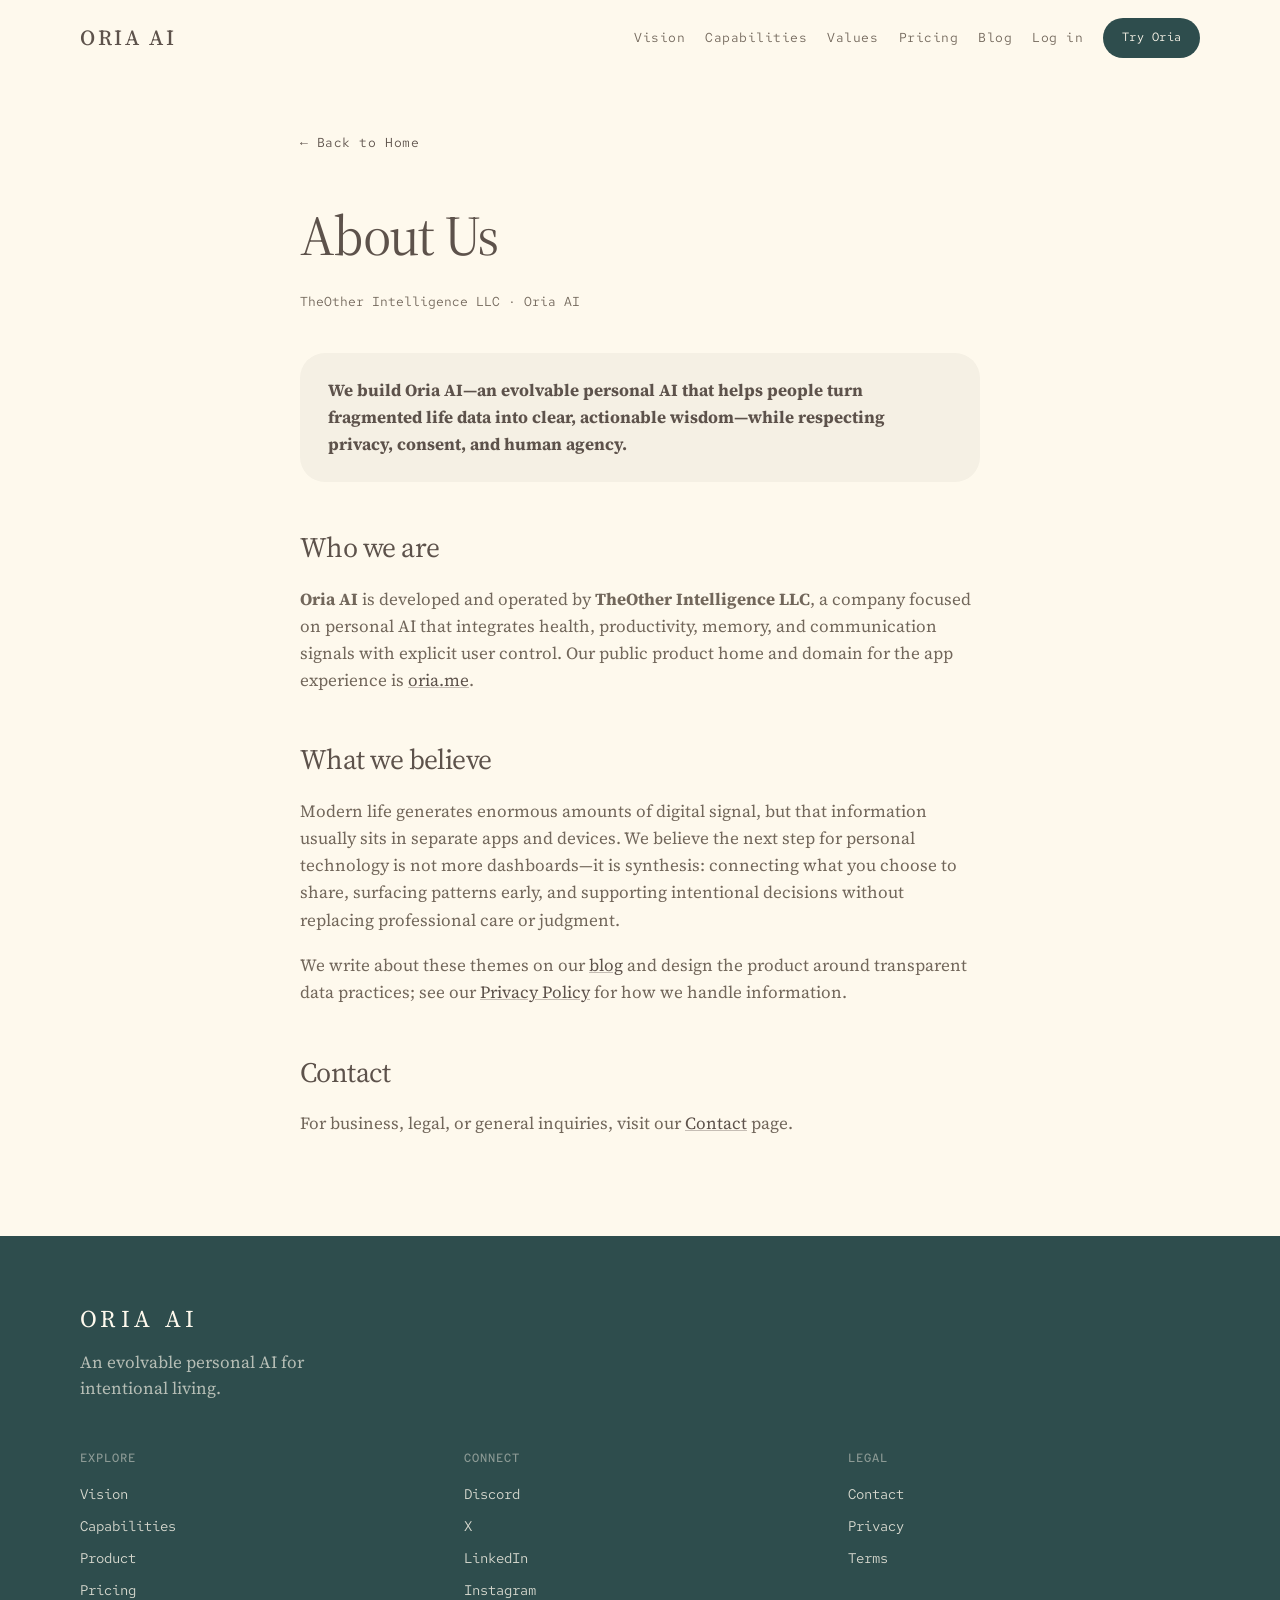
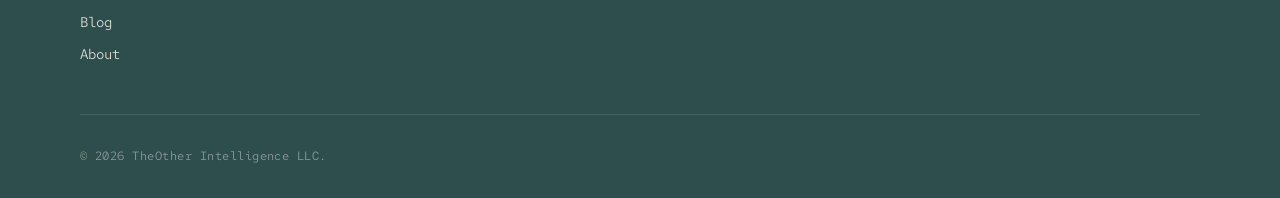
<file: about.html>
<!DOCTYPE html>
<html lang="en">

<head>
    <meta charset="UTF-8">
    <meta name="viewport" content="width=device-width, initial-scale=1.0">
    <title>About Us - Oria AI</title>
    <meta name="description"
        content="Learn about TheOther Intelligence LLC and Oria AI—our mission to build evolvable personal AI grounded in privacy, consent, and human-centered design.">
    <link rel="canonical" href="https://oria.me/about">
    <link rel="icon" href="/assets/favicon.png" type="image/png">
    <link rel="stylesheet" href="/css/styles.css">
    <link rel="preconnect" href="https://fonts.googleapis.com">
    <link rel="preconnect" href="https://fonts.gstatic.com" crossorigin>
    <link
        href="https://fonts.googleapis.com/css2?family=Red+Hat+Mono:ital,wght@0,400;0,500;1,400&family=Source+Serif+4:ital,opsz,wght@0,8..60,400;0,8..60,500;1,8..60,400;1,8..60,500&display=swap"
        rel="stylesheet">
    <script type="application/ld+json">
    {
      "@context": "https://schema.org",
      "@graph": [
        {
          "@type": "AboutPage",
          "@id": "https://oria.me/about#aboutpage",
          "url": "https://oria.me/about",
          "name": "About Oria AI",
          "description": "TheOther Intelligence LLC builds Oria AI, an evolvable personal AI that synthesizes life data into actionable insight.",
          "mainEntity": { "@id": "https://oria.me/#organization" },
          "isPartOf": { "@id": "https://oria.me/#website" }
        },
        {
          "@type": "Organization",
          "@id": "https://oria.me/#organization",
          "name": "Oria AI",
          "legalName": "TheOther Intelligence LLC",
          "url": "https://oria.me",
          "logo": {
            "@type": "ImageObject",
            "url": "https://oria.me/assets/favicon.png"
          },
          "description": "Oria AI is an evolvable personal AI that synthesizes the fragmented data of your life into unified, actionable wisdom.",
          "sameAs": [
            "https://x.com/OriaAI_official",
            "https://www.linkedin.com/company/theother-intelligence/",
            "https://instagram.com/oriaai.official",
            "https://discord.gg/Vxzb2NW9nx"
          ]
        },
        {
          "@type": "WebSite",
          "@id": "https://oria.me/#website",
          "name": "Oria AI",
          "url": "https://oria.me",
          "publisher": { "@id": "https://oria.me/#organization" }
        }
      ]
    }
    </script>
</head>

<body>
    <header class="site-header is-scrolled">
        <nav class="navbar" aria-label="Primary">
            <div class="nav-shell">
                <a href="/" class="brand-logo" aria-label="Oria AI home">ORIA AI</a>
                <div class="nav-links" id="nav-links">
                    <a href="/#vision" class="nav-item">Vision</a>
                    <a href="/#capabilities" class="nav-item">Capabilities</a>
                    <a href="/#values" class="nav-item">Values</a>
                    <a href="/pricing" class="nav-item">Pricing</a>
                    <a href="/blog/" class="nav-item">Blog</a>
                    <a href="/app/#/login" class="nav-item">Log in</a>
                    <a href="/product" class="nav-cta">Try Oria</a>
                </div>
                <button class="mobile-toggle" type="button" aria-label="Open menu" aria-expanded="false"
                    aria-controls="nav-links">
                    <span></span><span></span>
                </button>
            </div>
        </nav>
    </header>

    <div class="legal-page">
        <a href="/" class="back-link">← Back to Home</a>

        <h1>About Us</h1>
        <p class="last-updated">TheOther Intelligence LLC · Oria AI</p>

        <div class="highlight-box">
            <p><strong>We build Oria AI—an evolvable personal AI that helps people turn fragmented life data into
                    clear, actionable wisdom—while respecting privacy, consent, and human agency.</strong></p>
        </div>

        <h2>Who we are</h2>
        <p><strong>Oria AI</strong> is developed and operated by <strong>TheOther Intelligence LLC</strong>, a
            company focused on personal AI that integrates health, productivity, memory, and communication signals
            with explicit user control. Our public product home and domain for the app experience is
            <a href="https://oria.me/">oria.me</a>.</p>

        <h2>What we believe</h2>
        <p>Modern life generates enormous amounts of digital signal, but that information usually sits in separate
            apps and devices. We believe the next step for personal technology is not more dashboards—it is
            synthesis: connecting what you choose to share, surfacing patterns early, and supporting intentional
            decisions without replacing professional care or judgment.</p>
        <p>We write about these themes on our <a href="/blog/">blog</a> and design the product around transparent
            data practices; see our <a href="/privacy">Privacy Policy</a> for how we handle information.</p>

        <h2>Contact</h2>
        <p>For business, legal, or general inquiries, visit our <a href="/contact">Contact</a> page.</p>
    </div>

    <footer class="site-footer">
        <div class="container footer-grid">
            <div class="footer-brand-block">
                <div class="footer-brand">ORIA AI</div>
                <p class="footer-tagline">An evolvable personal AI for intentional living.</p>
            </div>
            <div class="footer-cols">
                <div class="footer-col">
                    <p class="mono-label">Explore</p>
                    <a href="/#vision">Vision</a>
                    <a href="/#capabilities">Capabilities</a>
                    <a href="/product">Product</a>
                    <a href="/pricing">Pricing</a>
                    <a href="/blog/">Blog</a>
                    <a href="/about">About</a>
                </div>
                <div class="footer-col">
                    <p class="mono-label">Connect</p>
                    <a href="https://discord.gg/Vxzb2NW9nx" target="_blank" rel="noopener noreferrer">Discord</a>
                    <a href="https://x.com/OriaAI_official" target="_blank" rel="noopener noreferrer">X</a>
                    <a href="https://www.linkedin.com/company/theother-intelligence/" target="_blank"
                        rel="noopener noreferrer">LinkedIn</a>
                    <a href="https://instagram.com/oriaai.official" target="_blank"
                        rel="noopener noreferrer">Instagram</a>
                </div>
                <div class="footer-col">
                    <p class="mono-label">Legal</p>
                    <a href="/contact">Contact</a>
                    <a href="/privacy">Privacy</a>
                    <a href="/terms">Terms</a>
                </div>
            </div>
            <div class="footer-bottom">
                <span>&copy; 2026 TheOther Intelligence LLC.</span>
            </div>
        </div>
    </footer>

    <script src="/js/main.js"></script>
</body>

</html>
</file>
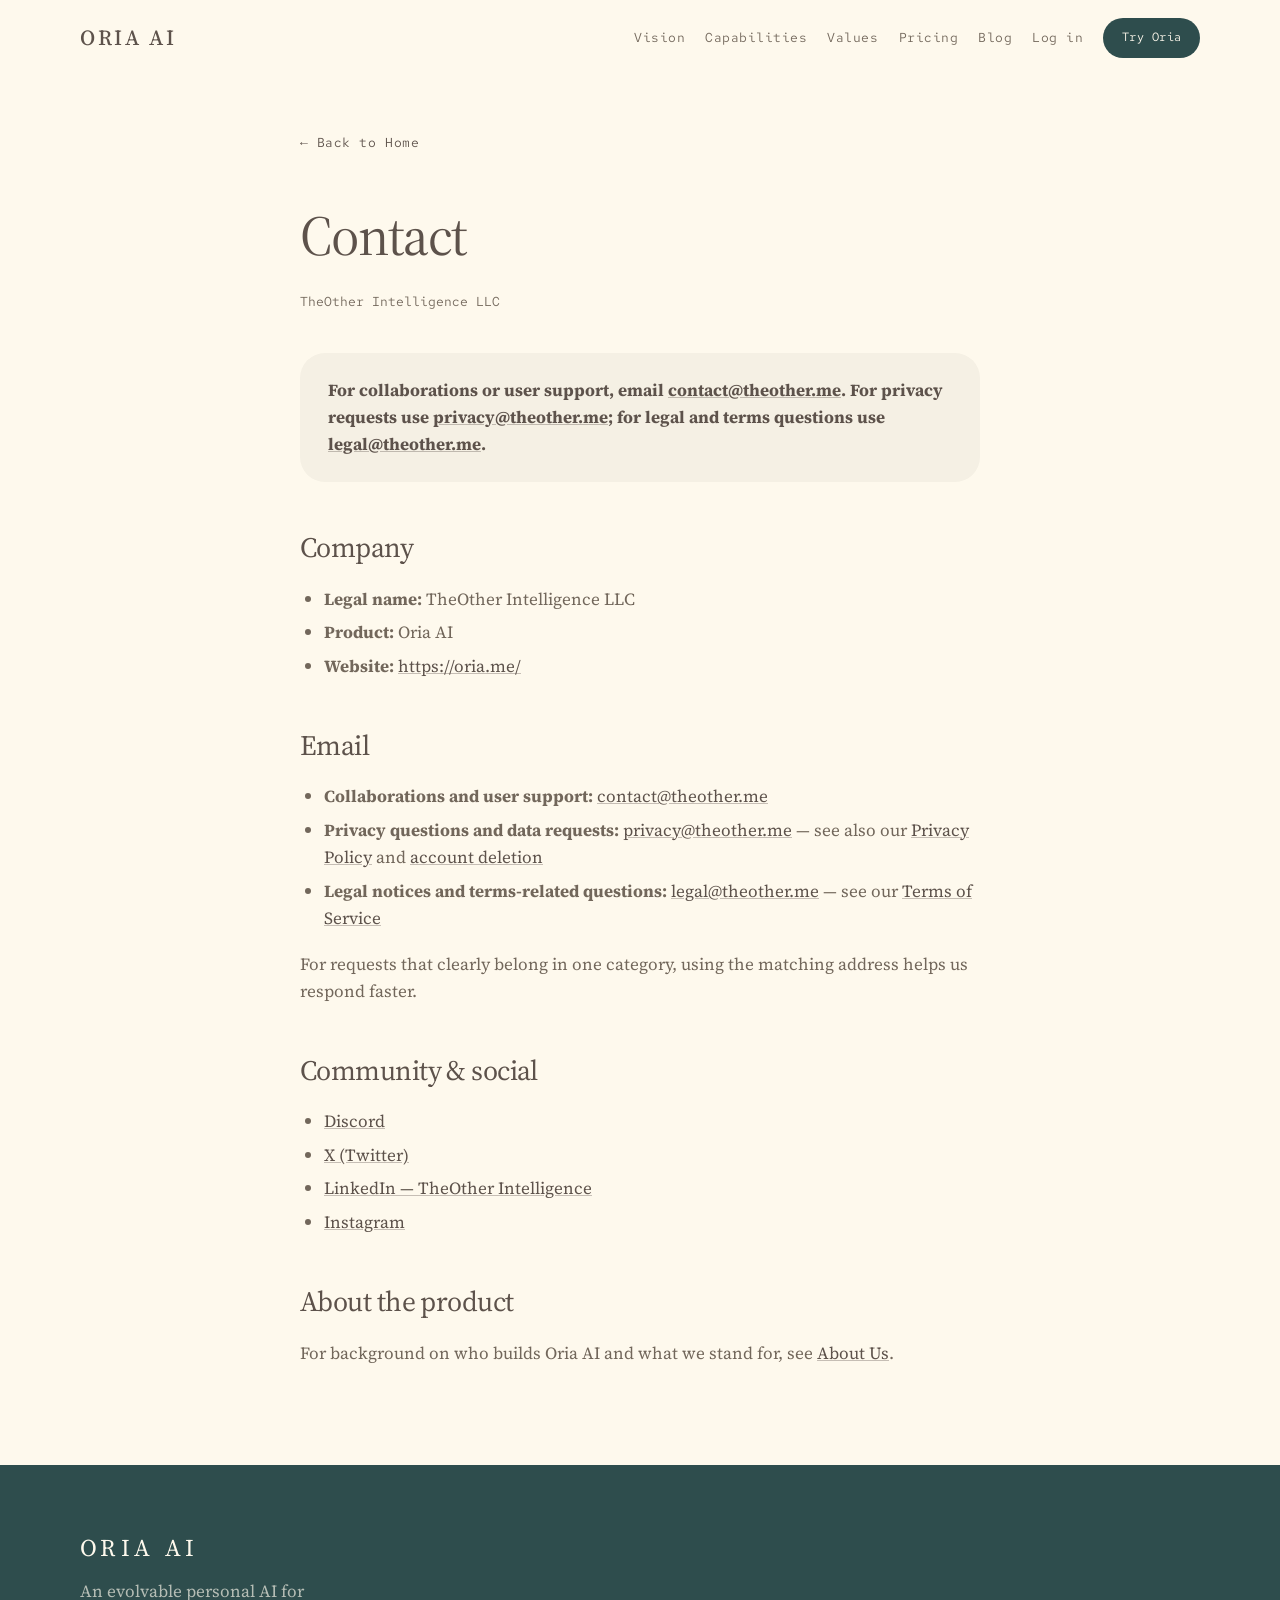
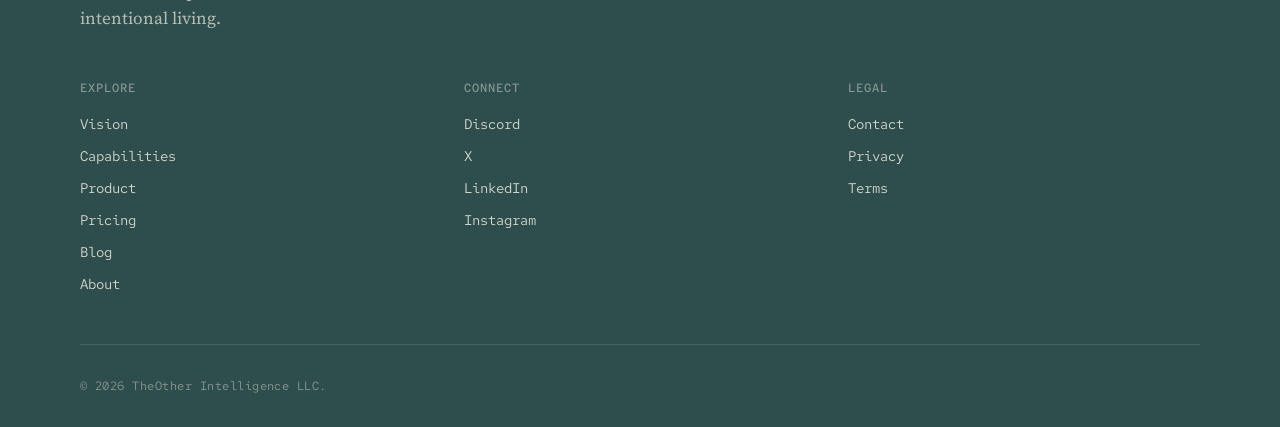
<file: contact.html>
<!DOCTYPE html>
<html lang="en">

<head>
<meta charset="UTF-8">
    <meta name="viewport" content="width=device-width, initial-scale=1.0">
    <title>Contact - Oria AI</title>
    <meta name="description"
        content="Contact TheOther Intelligence LLC (Oria AI): collaborations, user support, privacy, legal, and social channels.">
    <link rel="canonical" href="https://oria.me/contact">
    <link rel="icon" href="/assets/favicon.png" type="image/png">
    <link rel="stylesheet" href="/css/styles.css">
    <link rel="preconnect" href="https://fonts.googleapis.com">
    <link rel="preconnect" href="https://fonts.gstatic.com" crossorigin>
    <link href="https://fonts.googleapis.com/css2?family=Red+Hat+Mono:ital,wght@0,400;0,500;1,400&family=Source+Serif+4:ital,opsz,wght@0,8..60,400;0,8..60,500;1,8..60,400;1,8..60,500&display=swap" rel="stylesheet">

    <script type="application/ld+json">
    {
      "@context": "https://schema.org",
      "@graph": [
        {
          "@type": "ContactPage",
          "@id": "https://oria.me/contact#contactpage",
          "url": "https://oria.me/contact",
          "name": "Contact Oria AI",
          "description": "How to reach the team behind Oria AI for collaborations, user support, privacy, and legal matters."
        },
        {
          "@type": "Organization",
          "@id": "https://oria.me/#organization",
          "name": "Oria AI",
          "legalName": "TheOther Intelligence LLC",
          "url": "https://oria.me",
          "logo": {
            "@type": "ImageObject",
            "url": "https://oria.me/assets/favicon.png"
          },
          "contactPoint": [
            {
              "@type": "ContactPoint",
              "contactType": "customer support",
              "email": "contact@theother.me",
              "url": "https://oria.me/contact",
              "description": "Collaborations, partnerships, and user support."
            },
            {
              "@type": "ContactPoint",
              "contactType": "privacy",
              "email": "privacy@theother.me",
              "url": "https://oria.me/privacy"
            },
            {
              "@type": "ContactPoint",
              "contactType": "legal",
              "email": "legal@theother.me",
              "url": "https://oria.me/terms"
            }
          ],
          "sameAs": [
            "https://x.com/OriaAI_official",
            "https://www.linkedin.com/company/theother-intelligence/",
            "https://instagram.com/oriaai.official",
            "https://discord.gg/Vxzb2NW9nx"
          ]
        }
      ]
    }
    </script>
</head>

<body>
        <header class="site-header is-scrolled">
        <nav class="navbar" aria-label="Primary">
            <div class="nav-shell">
                <a href="/" class="brand-logo" aria-label="Oria AI home">ORIA AI</a>
                <div class="nav-links" id="nav-links">
                    <a href="/#vision" class="nav-item">Vision</a>
                    <a href="/#capabilities" class="nav-item">Capabilities</a>
                    <a href="/#values" class="nav-item">Values</a>
                    <a href="/pricing" class="nav-item">Pricing</a>
                    <a href="/blog/" class="nav-item">Blog</a>
                    <a href="/app/#/login" class="nav-item">Log in</a>
                    <a href="/product" class="nav-cta">Try Oria</a>
                </div>
                <button class="mobile-toggle" type="button" aria-label="Open menu" aria-expanded="false" aria-controls="nav-links">
                    <span></span><span></span>
                </button>
            </div>
        </nav>
    </header>


    <div class="legal-page">
        <a href="/" class="back-link">← Back to Home</a>

        <h1>Contact</h1>
        <p class="last-updated">TheOther Intelligence LLC</p>

        <div class="highlight-box">
            <p><strong>For collaborations or user support, email
                    <a href="mailto:contact@theother.me">contact@theother.me</a>. For privacy requests use
                    <a href="mailto:privacy@theother.me">privacy@theother.me</a>; for legal and terms questions use
                    <a href="mailto:legal@theother.me">legal@theother.me</a>.</strong></p>
        </div>

        <h2>Company</h2>
        <ul>
            <li><strong>Legal name:</strong> TheOther Intelligence LLC</li>
            <li><strong>Product:</strong> Oria AI</li>
            <li><strong>Website:</strong> <a href="https://oria.me/">https://oria.me/</a></li>
        </ul>

        <h2>Email</h2>
        <ul>
            <li><strong>Collaborations and user support:</strong>
                <a href="mailto:contact@theother.me">contact@theother.me</a></li>
            <li><strong>Privacy questions and data requests:</strong>
                <a href="mailto:privacy@theother.me">privacy@theother.me</a> — see also our
                <a href="/privacy">Privacy Policy</a> and
                <a href="/delete-account">account deletion</a></li>
            <li><strong>Legal notices and terms-related questions:</strong>
                <a href="mailto:legal@theother.me">legal@theother.me</a> — see our
                <a href="/terms">Terms of Service</a></li>
        </ul>
        <p>For requests that clearly belong in one category, using the matching address helps us respond faster.</p>

        <h2>Community &amp; social</h2>
        <ul>
            <li><a href="https://discord.gg/Vxzb2NW9nx" target="_blank" rel="noopener noreferrer">Discord</a></li>
            <li><a href="https://x.com/OriaAI_official" target="_blank" rel="noopener noreferrer">X (Twitter)</a></li>
            <li><a href="https://www.linkedin.com/company/theother-intelligence/" target="_blank"
                    rel="noopener noreferrer">LinkedIn — TheOther Intelligence</a></li>
            <li><a href="https://instagram.com/oriaai.official" target="_blank"
                    rel="noopener noreferrer">Instagram</a></li>
        </ul>

        <h2>About the product</h2>
        <p>For background on who builds Oria AI and what we stand for, see <a href="/about">About Us</a>.</p>
    </div>

    <footer class="site-footer">
        <div class="container footer-grid">
            <div class="footer-brand-block">
                <div class="footer-brand">ORIA AI</div>
                <p class="footer-tagline">An evolvable personal AI for intentional living.</p>
            </div>
            <div class="footer-cols">
                <div class="footer-col">
                    <p class="mono-label">Explore</p>
                    <a href="/#vision">Vision</a>
                    <a href="/#capabilities">Capabilities</a>
                    <a href="/product">Product</a>
                    <a href="/pricing">Pricing</a>
                    <a href="/blog/">Blog</a>
                    <a href="/about">About</a>
                </div>
                <div class="footer-col">
                    <p class="mono-label">Connect</p>
                    <a href="https://discord.gg/Vxzb2NW9nx" target="_blank" rel="noopener noreferrer">Discord</a>
                    <a href="https://x.com/OriaAI_official" target="_blank" rel="noopener noreferrer">X</a>
                    <a href="https://www.linkedin.com/company/theother-intelligence/" target="_blank" rel="noopener noreferrer">LinkedIn</a>
                    <a href="https://instagram.com/oriaai.official" target="_blank" rel="noopener noreferrer">Instagram</a>
                </div>
                <div class="footer-col">
                    <p class="mono-label">Legal</p>
                    <a href="/contact">Contact</a>
                    <a href="/privacy">Privacy</a>
                    <a href="/terms">Terms</a>
                </div>
            </div>
            <div class="footer-bottom">
                <span>&copy; 2026 TheOther Intelligence LLC.</span>
            </div>
        </div>
    </footer>

    <script src="/js/main.js"></script>
</body>

</html>
</file>
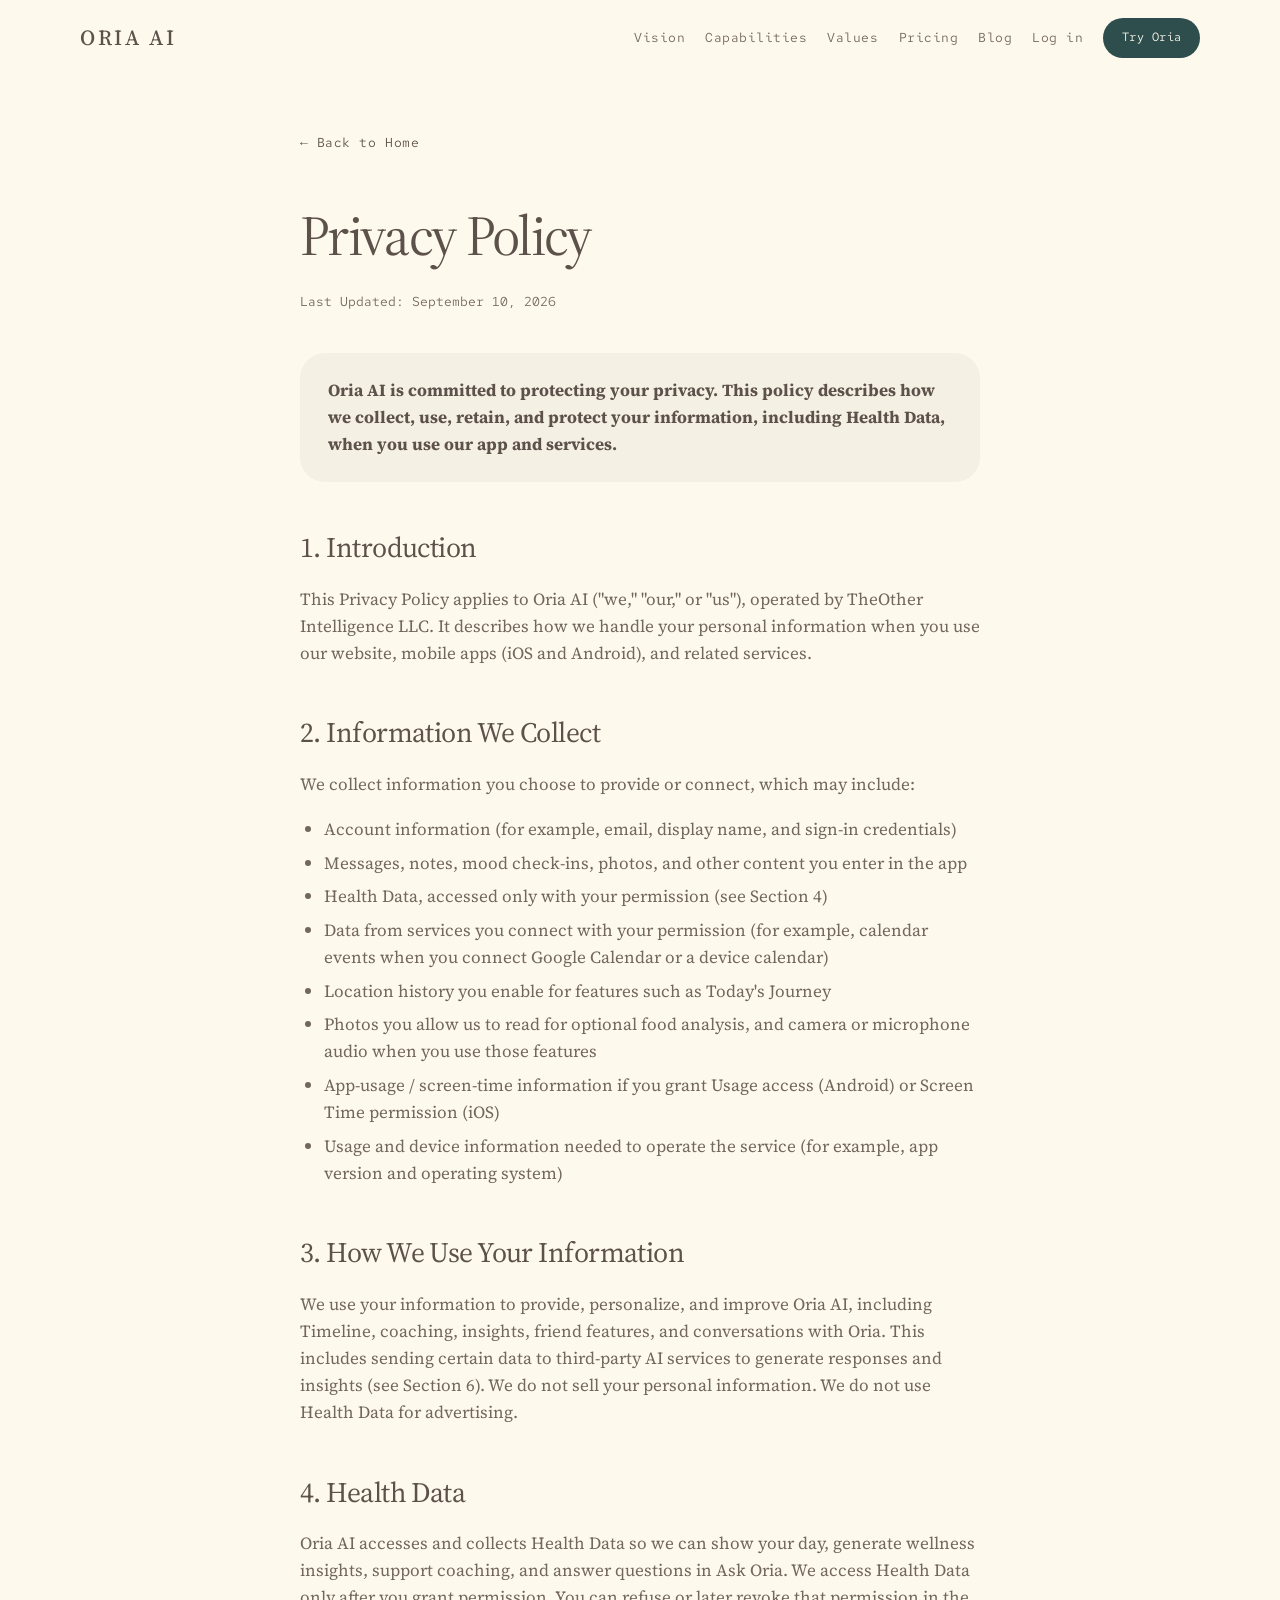
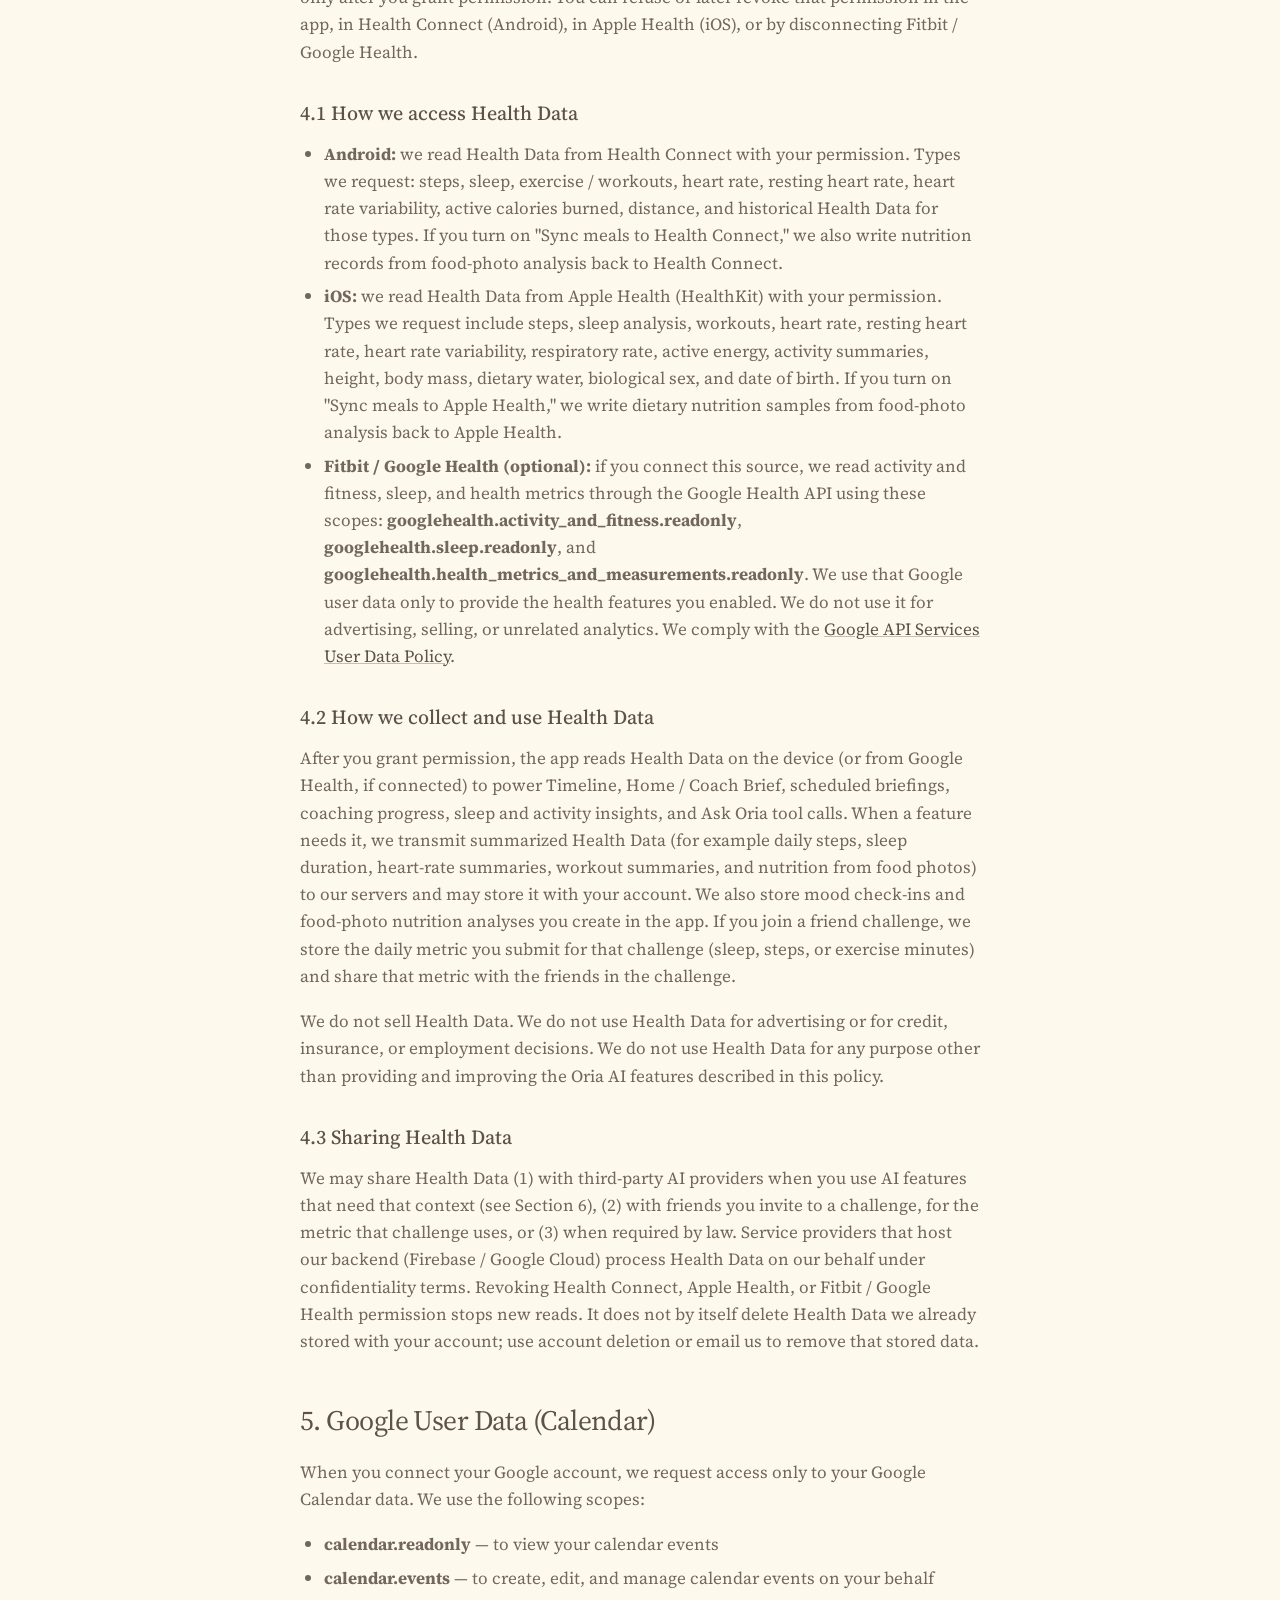
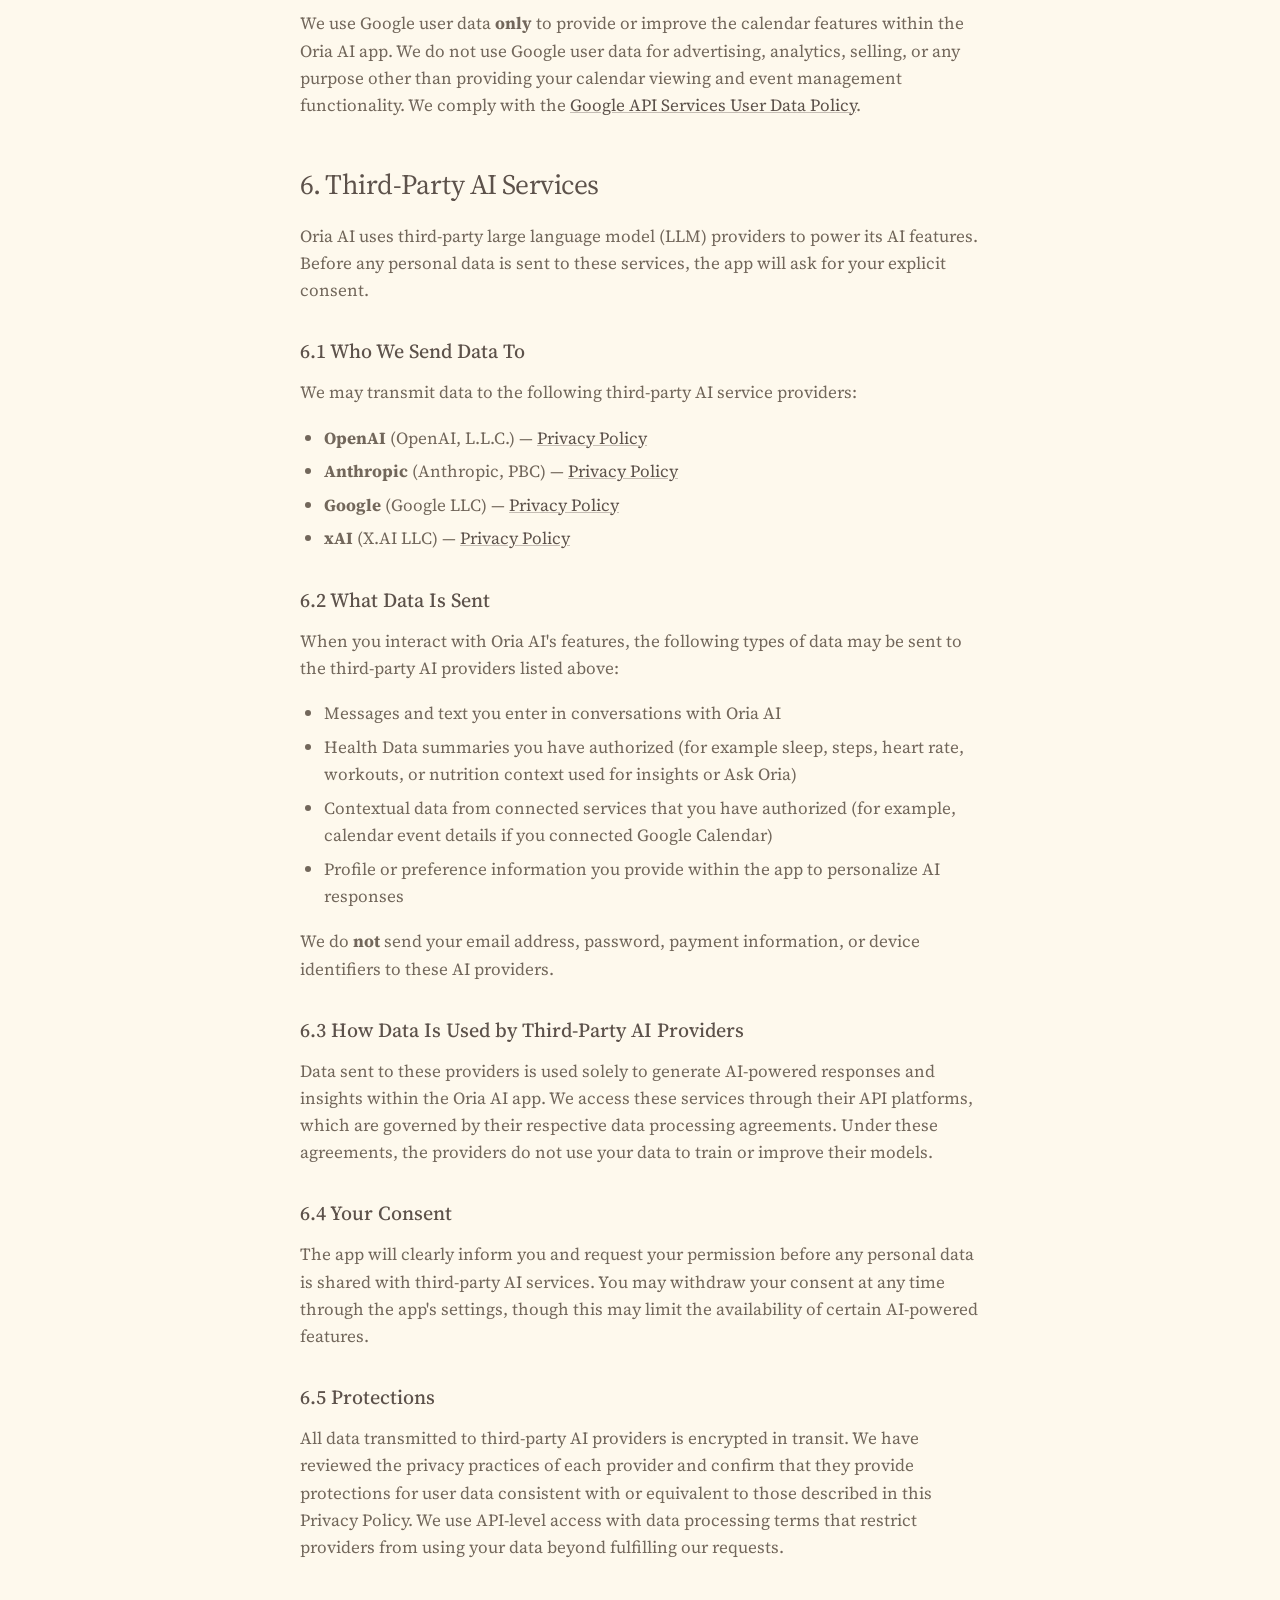
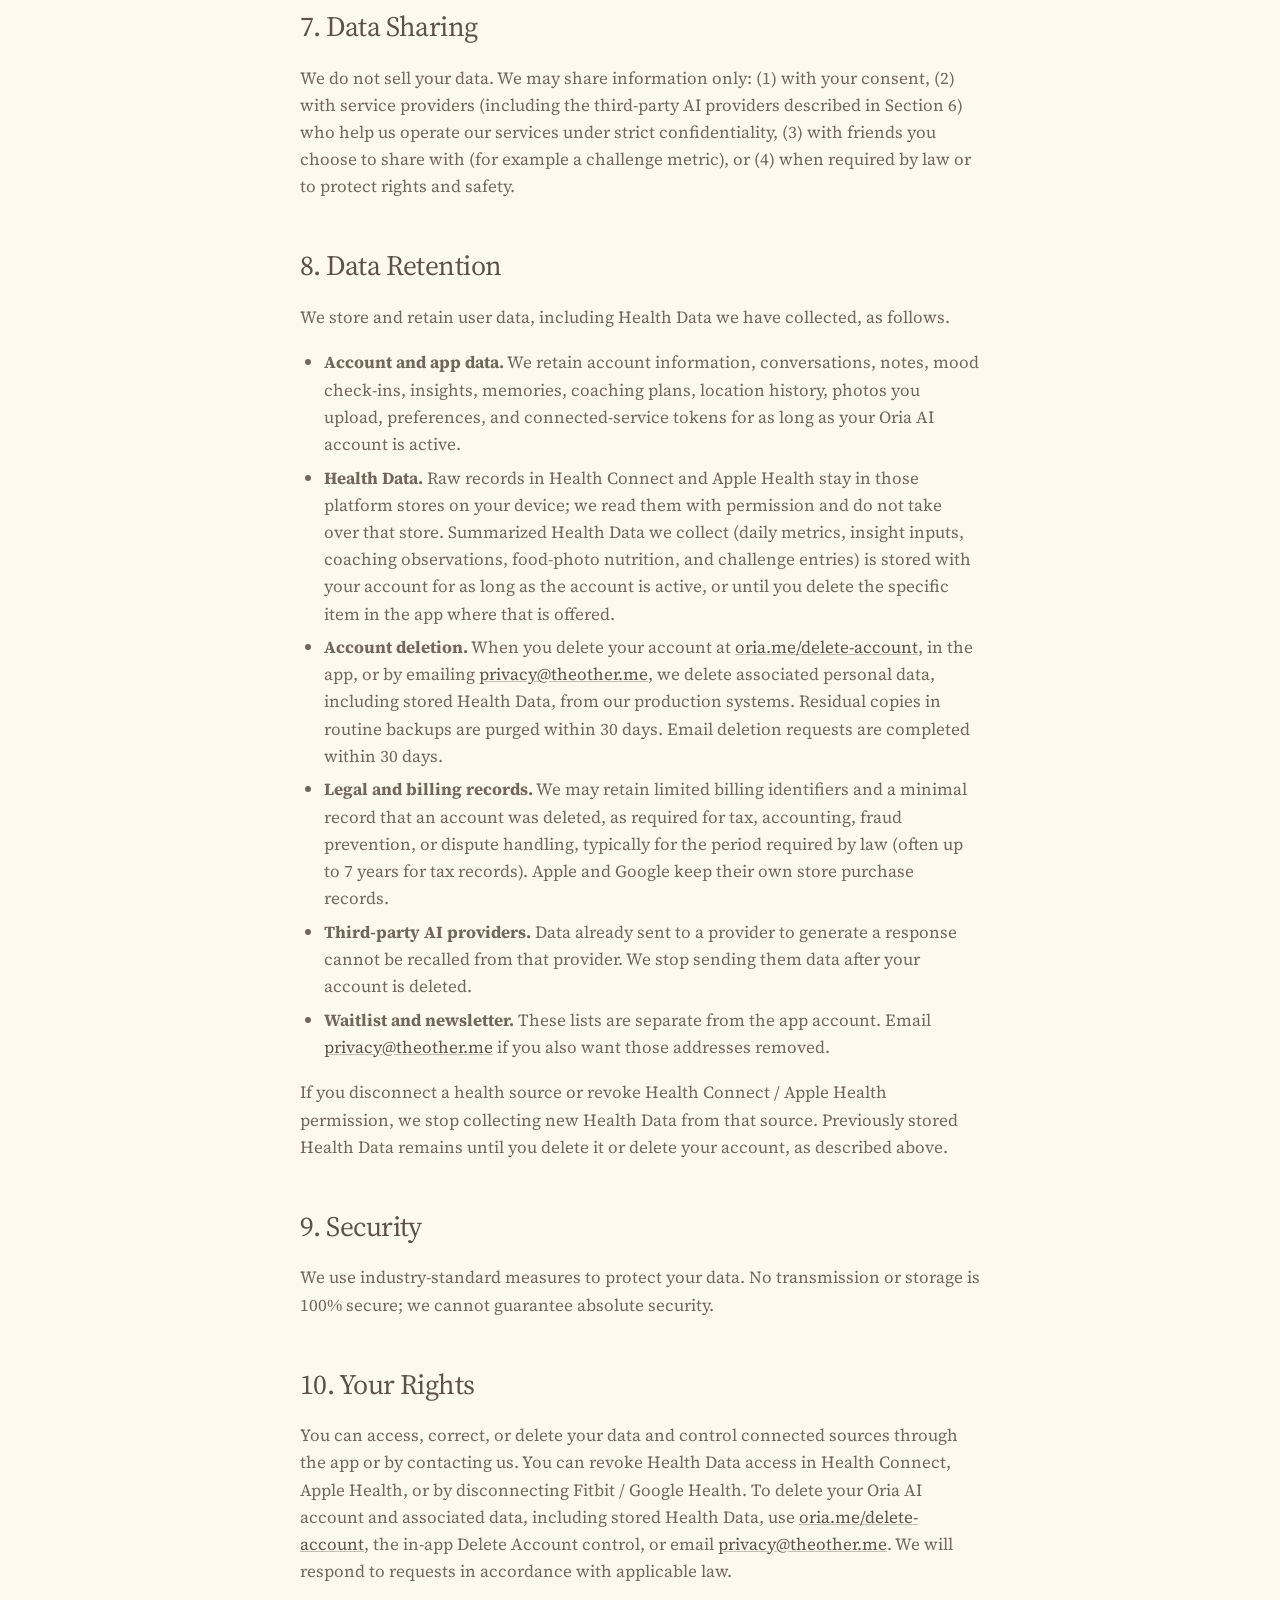
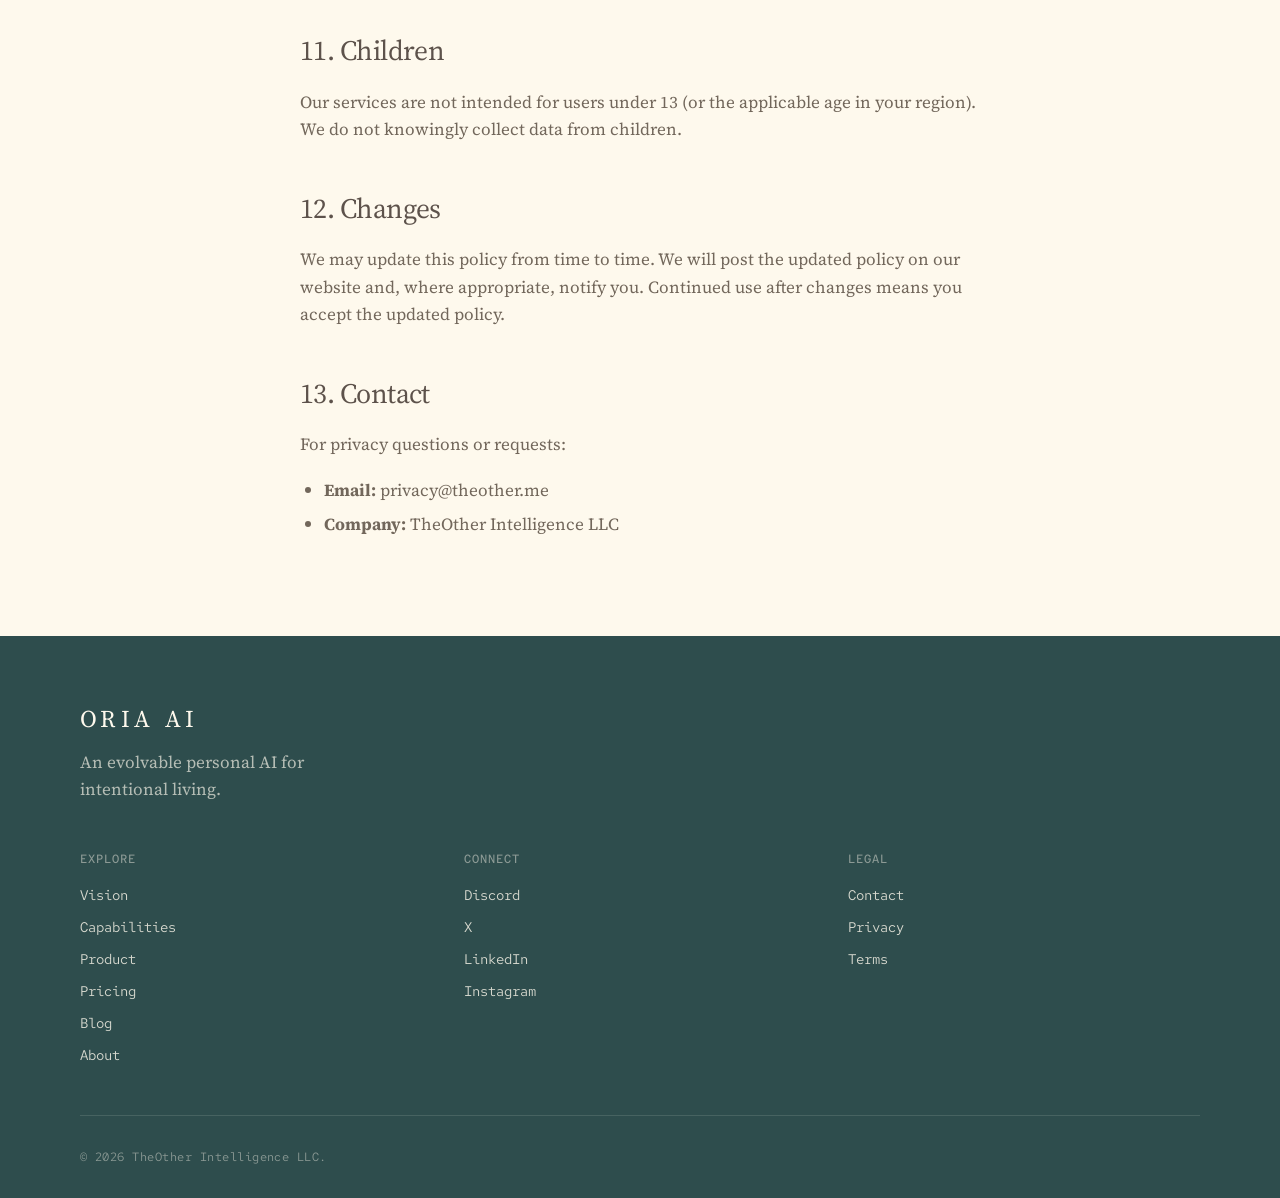
<file: privacy.html>
<!DOCTYPE html>
<html lang="en">

<head>
<meta charset="UTF-8">
    <meta name="viewport" content="width=device-width, initial-scale=1.0">
    <title>Privacy Policy - Oria AI</title>
    <meta name="description" content="Privacy Policy for Oria AI - Learn how we protect and handle your personal data.">
    <link rel="canonical" href="https://oria.me/privacy">
    <link rel="icon" href="/assets/favicon.png" type="image/png">
    <link rel="stylesheet" href="/css/styles.css">
    <link rel="preconnect" href="https://fonts.googleapis.com">
    <link rel="preconnect" href="https://fonts.gstatic.com" crossorigin>
    <link href="https://fonts.googleapis.com/css2?family=Red+Hat+Mono:ital,wght@0,400;0,500;1,400&family=Source+Serif+4:ital,opsz,wght@0,8..60,400;0,8..60,500;1,8..60,400;1,8..60,500&display=swap" rel="stylesheet">

</head>

<body>
        <header class="site-header is-scrolled">
        <nav class="navbar" aria-label="Primary">
            <div class="nav-shell">
                <a href="/" class="brand-logo" aria-label="Oria AI home">ORIA AI</a>
                <div class="nav-links" id="nav-links">
                    <a href="/#vision" class="nav-item">Vision</a>
                    <a href="/#capabilities" class="nav-item">Capabilities</a>
                    <a href="/#values" class="nav-item">Values</a>
                    <a href="/pricing" class="nav-item">Pricing</a>
                    <a href="/blog/" class="nav-item">Blog</a>
                    <a href="/app/#/login" class="nav-item">Log in</a>
                    <a href="/product" class="nav-cta">Try Oria</a>
                </div>
                <button class="mobile-toggle" type="button" aria-label="Open menu" aria-expanded="false" aria-controls="nav-links">
                    <span></span><span></span>
                </button>
            </div>
        </nav>
    </header>


    <!-- Privacy Policy Content -->
    <div class="legal-page">
        <a href="/" class="back-link">← Back to Home</a>

        <h1>Privacy Policy</h1>
        <p class="last-updated">Last Updated: September 10, 2026</p>

        <div class="highlight-box">
            <p><strong>Oria AI is committed to protecting your privacy. This policy describes how we collect, use,
                    retain, and protect your information, including Health Data, when you use our app and
                    services.</strong></p>
        </div>

        <h2>1. Introduction</h2>
        <p>This Privacy Policy applies to Oria AI ("we," "our," or "us"), operated by TheOther Intelligence LLC. It
            describes how we handle your personal information when you use our website, mobile apps (iOS and Android),
            and related services.</p>

        <h2>2. Information We Collect</h2>
        <p>We collect information you choose to provide or connect, which may include:</p>
        <ul>
            <li>Account information (for example, email, display name, and sign-in credentials)</li>
            <li>Messages, notes, mood check-ins, photos, and other content you enter in the app</li>
            <li>Health Data, accessed only with your permission (see Section 4)</li>
            <li>Data from services you connect with your permission (for example, calendar events when you connect
                Google Calendar or a device calendar)</li>
            <li>Location history you enable for features such as Today's Journey</li>
            <li>Photos you allow us to read for optional food analysis, and camera or microphone audio when you use
                those features</li>
            <li>App-usage / screen-time information if you grant Usage access (Android) or Screen Time permission (iOS)</li>
            <li>Usage and device information needed to operate the service (for example, app version and operating
                system)</li>
        </ul>

        <h2>3. How We Use Your Information</h2>
        <p>We use your information to provide, personalize, and improve Oria AI, including Timeline, coaching, insights,
            friend features, and conversations with Oria. This includes sending certain data to third-party AI services
            to generate responses and insights (see Section 6). We do not sell your personal information. We do not use
            Health Data for advertising.</p>

        <h2>4. Health Data</h2>
        <p>Oria AI accesses and collects Health Data so we can show your day, generate wellness insights, support
            coaching, and answer questions in Ask Oria. We access Health Data only after you grant permission. You can
            refuse or later revoke that permission in the app, in Health Connect (Android), in Apple Health (iOS), or
            by disconnecting Fitbit / Google Health.</p>

        <h3>4.1 How we access Health Data</h3>
        <ul>
            <li><strong>Android:</strong> we read Health Data from Health Connect with your permission. Types we
                request: steps, sleep, exercise / workouts, heart rate, resting heart rate, heart rate variability,
                active calories burned, distance, and historical Health Data for those types. If you turn on
                "Sync meals to Health Connect," we also write nutrition records from food-photo analysis back to
                Health Connect.</li>
            <li><strong>iOS:</strong> we read Health Data from Apple Health (HealthKit) with your permission. Types we
                request include steps, sleep analysis, workouts, heart rate, resting heart rate, heart rate variability,
                respiratory rate, active energy, activity summaries, height, body mass, dietary water, biological sex,
                and date of birth. If you turn on "Sync meals to Apple Health," we write dietary nutrition samples
                from food-photo analysis back to Apple Health.</li>
            <li><strong>Fitbit / Google Health (optional):</strong> if you connect this source, we read activity and
                fitness, sleep, and health metrics through the Google Health API using these scopes:
                <strong>googlehealth.activity_and_fitness.readonly</strong>,
                <strong>googlehealth.sleep.readonly</strong>, and
                <strong>googlehealth.health_metrics_and_measurements.readonly</strong>.
                We use that Google user data only to provide the health features you enabled. We do not use it for
                advertising, selling, or unrelated analytics. We comply with the
                <a href="https://developers.google.com/terms/api-services-user-data-policy" target="_blank"
                    rel="noopener noreferrer">Google API Services User Data Policy</a>.</li>
        </ul>

        <h3>4.2 How we collect and use Health Data</h3>
        <p>After you grant permission, the app reads Health Data on the device (or from Google Health, if connected)
            to power Timeline, Home / Coach Brief, scheduled briefings, coaching progress, sleep and activity insights,
            and Ask Oria tool calls. When a feature needs it, we transmit summarized Health Data (for example daily
            steps, sleep duration, heart-rate summaries, workout summaries, and nutrition from food photos) to our
            servers and may store it with your account. We also store mood check-ins and food-photo nutrition analyses
            you create in the app. If you join a friend challenge, we store the daily metric you submit for that
            challenge (sleep, steps, or exercise minutes) and share that metric with the friends in the challenge.</p>
        <p>We do not sell Health Data. We do not use Health Data for advertising or for credit, insurance, or
            employment decisions. We do not use Health Data for any purpose other than providing and improving the
            Oria AI features described in this policy.</p>

        <h3>4.3 Sharing Health Data</h3>
        <p>We may share Health Data (1) with third-party AI providers when you use AI features that need that context
            (see Section 6), (2) with friends you invite to a challenge, for the metric that challenge uses, or
            (3) when required by law. Service providers that host our backend (Firebase / Google Cloud) process Health
            Data on our behalf under confidentiality terms. Revoking Health Connect, Apple Health, or Fitbit / Google
            Health permission stops new reads. It does not by itself delete Health Data we already stored with your
            account; use account deletion or email us to remove that stored data.</p>

        <h2>5. Google User Data (Calendar)</h2>
        <p>When you connect your Google account, we request access only to your Google Calendar data. We use the
            following scopes:</p>
        <ul>
            <li><strong>calendar.readonly</strong> — to view your calendar events</li>
            <li><strong>calendar.events</strong> — to create, edit, and manage calendar events on your behalf</li>
        </ul>
        <p>We use Google user data <strong>only</strong> to provide or improve the calendar features within the Oria
            AI app. We do not use Google user data for advertising, analytics, selling, or any purpose other than
            providing your calendar viewing and event management functionality. We comply with the <a
                href="https://developers.google.com/terms/api-services-user-data-policy" target="_blank"
                rel="noopener noreferrer">Google API Services User Data Policy</a>.</p>

        <h2>6. Third-Party AI Services</h2>
        <p>Oria AI uses third-party large language model (LLM) providers to power its AI features. Before any personal
            data is sent to these services, the app will ask for your explicit consent.</p>

        <h3>6.1 Who We Send Data To</h3>
        <p>We may transmit data to the following third-party AI service providers:</p>
        <ul>
            <li><strong>OpenAI</strong> (OpenAI, L.L.C.) — <a href="https://openai.com/policies/privacy-policy" target="_blank" rel="noopener noreferrer">Privacy Policy</a></li>
            <li><strong>Anthropic</strong> (Anthropic, PBC) — <a href="https://www.anthropic.com/privacy" target="_blank" rel="noopener noreferrer">Privacy Policy</a></li>
            <li><strong>Google</strong> (Google LLC) — <a href="https://policies.google.com/privacy" target="_blank" rel="noopener noreferrer">Privacy Policy</a></li>
            <li><strong>xAI</strong> (X.AI LLC) — <a href="https://x.ai/legal/privacy-policy" target="_blank" rel="noopener noreferrer">Privacy Policy</a></li>
        </ul>

        <h3>6.2 What Data Is Sent</h3>
        <p>When you interact with Oria AI's features, the following types of data may be sent to the third-party AI providers listed above:</p>
        <ul>
            <li>Messages and text you enter in conversations with Oria AI</li>
            <li>Health Data summaries you have authorized (for example sleep, steps, heart rate, workouts, or nutrition
                context used for insights or Ask Oria)</li>
            <li>Contextual data from connected services that you have authorized (for example, calendar event details if you connected Google Calendar)</li>
            <li>Profile or preference information you provide within the app to personalize AI responses</li>
        </ul>
        <p>We do <strong>not</strong> send your email address, password, payment information, or device identifiers to these AI providers.</p>

        <h3>6.3 How Data Is Used by Third-Party AI Providers</h3>
        <p>Data sent to these providers is used solely to generate AI-powered responses and insights within the Oria AI
            app. We access these services through their API platforms, which are governed by their respective data
            processing agreements. Under these agreements, the providers do not use your data to train or improve their
            models.</p>

        <h3>6.4 Your Consent</h3>
        <p>The app will clearly inform you and request your permission before any personal data is shared with
            third-party AI services. You may withdraw your consent at any time through the app's settings, though this
            may limit the availability of certain AI-powered features.</p>

        <h3>6.5 Protections</h3>
        <p>All data transmitted to third-party AI providers is encrypted in transit. We have reviewed the privacy
            practices of each provider and confirm that they provide protections for user data consistent with or
            equivalent to those described in this Privacy Policy. We use API-level access with data processing terms
            that restrict providers from using your data beyond fulfilling our requests.</p>

        <h2>7. Data Sharing</h2>
        <p>We do not sell your data. We may share information only: (1) with your consent, (2) with service providers
            (including the third-party AI providers described in Section 6) who help us operate our services under
            strict confidentiality, (3) with friends you choose to share with (for example a challenge metric), or
            (4) when required by law or to protect rights and safety.</p>

        <h2>8. Data Retention</h2>
        <p>We store and retain user data, including Health Data we have collected, as follows.</p>
        <ul>
            <li><strong>Account and app data.</strong> We retain account information, conversations, notes, mood
                check-ins, insights, memories, coaching plans, location history, photos you upload, preferences, and
                connected-service tokens for as long as your Oria AI account is active.</li>
            <li><strong>Health Data.</strong> Raw records in Health Connect and Apple Health stay in those platform
                stores on your device; we read them with permission and do not take over that store. Summarized Health
                Data we collect (daily metrics, insight inputs, coaching observations, food-photo nutrition, and
                challenge entries) is stored with your account for as long as the account is active, or until you
                delete the specific item in the app where that is offered.</li>
            <li><strong>Account deletion.</strong> When you delete your account at
                <a href="/delete-account">oria.me/delete-account</a>, in the app, or by emailing
                <a href="mailto:privacy@theother.me">privacy@theother.me</a>, we delete associated personal data,
                including stored Health Data, from our production systems. Residual copies in routine backups are
                purged within 30 days. Email deletion requests are completed within 30 days.</li>
            <li><strong>Legal and billing records.</strong> We may retain limited billing identifiers and a minimal
                record that an account was deleted, as required for tax, accounting, fraud prevention, or dispute
                handling, typically for the period required by law (often up to 7 years for tax records). Apple and
                Google keep their own store purchase records.</li>
            <li><strong>Third-party AI providers.</strong> Data already sent to a provider to generate a response
                cannot be recalled from that provider. We stop sending them data after your account is deleted.</li>
            <li><strong>Waitlist and newsletter.</strong> These lists are separate from the app account. Email
                <a href="mailto:privacy@theother.me">privacy@theother.me</a> if you also want those addresses removed.</li>
        </ul>
        <p>If you disconnect a health source or revoke Health Connect / Apple Health permission, we stop collecting
            new Health Data from that source. Previously stored Health Data remains until you delete it or delete your
            account, as described above.</p>

        <h2>9. Security</h2>
        <p>We use industry-standard measures to protect your data. No transmission or storage is 100% secure; we cannot
            guarantee absolute security.</p>

        <h2>10. Your Rights</h2>
        <p>You can access, correct, or delete your data and control connected sources through the app or by contacting
            us. You can revoke Health Data access in Health Connect, Apple Health, or by disconnecting Fitbit / Google
            Health. To delete your Oria AI account and associated data, including stored Health Data, use
            <a href="/delete-account">oria.me/delete-account</a>, the in-app Delete Account control, or email
            <a href="mailto:privacy@theother.me">privacy@theother.me</a>. We will respond to requests in accordance
            with applicable law.</p>

        <h2>11. Children</h2>
        <p>Our services are not intended for users under 13 (or the applicable age in your region). We do not knowingly
            collect data from children.</p>

        <h2>12. Changes</h2>
        <p>We may update this policy from time to time. We will post the updated policy on our website and, where
            appropriate, notify you. Continued use after changes means you accept the updated policy.</p>

        <h2>13. Contact</h2>
        <p>For privacy questions or requests:</p>
        <ul>
            <li><strong>Email:</strong> privacy@theother.me</li>
            <li><strong>Company:</strong> TheOther Intelligence LLC</li>
        </ul>
    </div>

    <!-- Refined Footer -->
    <footer class="site-footer">
        <div class="container footer-grid">
            <div class="footer-brand-block">
                <div class="footer-brand">ORIA AI</div>
                <p class="footer-tagline">An evolvable personal AI for intentional living.</p>
            </div>
            <div class="footer-cols">
                <div class="footer-col">
                    <p class="mono-label">Explore</p>
                    <a href="/#vision">Vision</a>
                    <a href="/#capabilities">Capabilities</a>
                    <a href="/product">Product</a>
                    <a href="/pricing">Pricing</a>
                    <a href="/blog/">Blog</a>
                    <a href="/about">About</a>
                </div>
                <div class="footer-col">
                    <p class="mono-label">Connect</p>
                    <a href="https://discord.gg/Vxzb2NW9nx" target="_blank" rel="noopener noreferrer">Discord</a>
                    <a href="https://x.com/OriaAI_official" target="_blank" rel="noopener noreferrer">X</a>
                    <a href="https://www.linkedin.com/company/theother-intelligence/" target="_blank" rel="noopener noreferrer">LinkedIn</a>
                    <a href="https://instagram.com/oriaai.official" target="_blank" rel="noopener noreferrer">Instagram</a>
                </div>
                <div class="footer-col">
                    <p class="mono-label">Legal</p>
                    <a href="/contact">Contact</a>
                    <a href="/privacy">Privacy</a>
                    <a href="/terms">Terms</a>
                </div>
            </div>
            <div class="footer-bottom">
                <span>&copy; 2026 TheOther Intelligence LLC.</span>
            </div>
        </div>
    </footer>

    <script src="/js/main.js"></script>
</body>

</html>
</file>
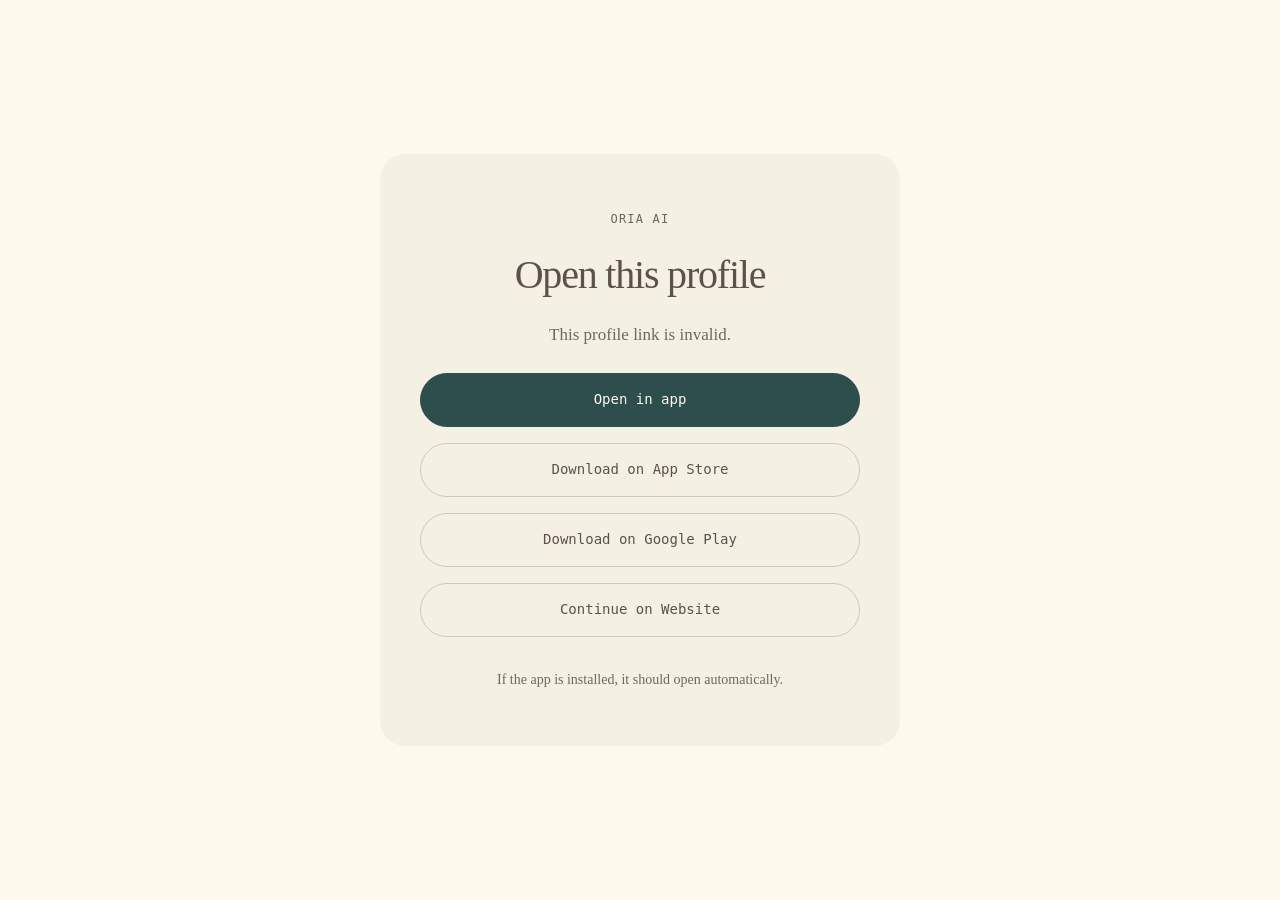
<file: profile.html>
<!DOCTYPE html>
<html lang="en">

<head>
    <meta charset="UTF-8">
    <meta name="viewport" content="width=device-width, initial-scale=1.0">
    <title>Oria profile link</title>
    <meta name="robots" content="noindex, nofollow">
    <meta name="description" content="Open this profile in the Oria AI app.">
    <meta id="apple-itunes-meta" name="apple-itunes-app" content="app-id=6758279152">
    <link rel="icon" href="assets/favicon.png" type="image/png">
    <meta property="og:title" content="Oria profile">
    <meta property="og:description" content="Open this profile in the Oria AI app.">
    <meta property="og:image" content="https://oria.me/assets/og-image.png">
    <meta property="og:url" content="https://oria.me/">
    <meta property="og:type" content="website">
    <meta name="twitter:card" content="summary_large_image">
    <meta name="twitter:title" content="Oria profile">
    <meta name="twitter:description" content="Open this profile in the Oria AI app.">
    <meta name="twitter:image" content="https://oria.me/assets/og-image.png">
    <link rel="stylesheet" href="css/styles.css">
</head>

<body class="invite-page">
    <main class="invite-card">
        <p>Oria AI</p>
        <h1>Open this profile</h1>
        <p id="status-text">Trying to open Oria AI app...</p>

        <div id="wechat-notice" class="invite-wechat-notice hidden"></div>

        <div id="fallback-actions" class="invite-actions hidden">
            <a id="open-app-btn" class="invite-btn invite-btn-primary" href="#">Open in app</a>
            <button type="button" id="copy-link-btn" class="invite-btn hidden">Copy link</button>
            <a id="testflight-btn" class="invite-btn"
                href="https://apps.apple.com/us/app/oria-ai-evolvable-personal-ai/id6758279152" target="_blank"
                rel="noopener noreferrer">Download on App Store</a>
            <a id="play-store-btn" class="invite-btn" href="https://play.google.com/store/apps/details?id=me.oria"
                target="_blank" rel="noopener noreferrer">Download on Google Play</a>
            <a id="home-btn" class="invite-btn" href="/">Continue on Website</a>
        </div>

        <p class="invite-hint" id="hint-text">If the app is installed, it should open automatically.</p>
    </main>

    <script src="js/profile.js"></script>
</body>

</html>
</file>
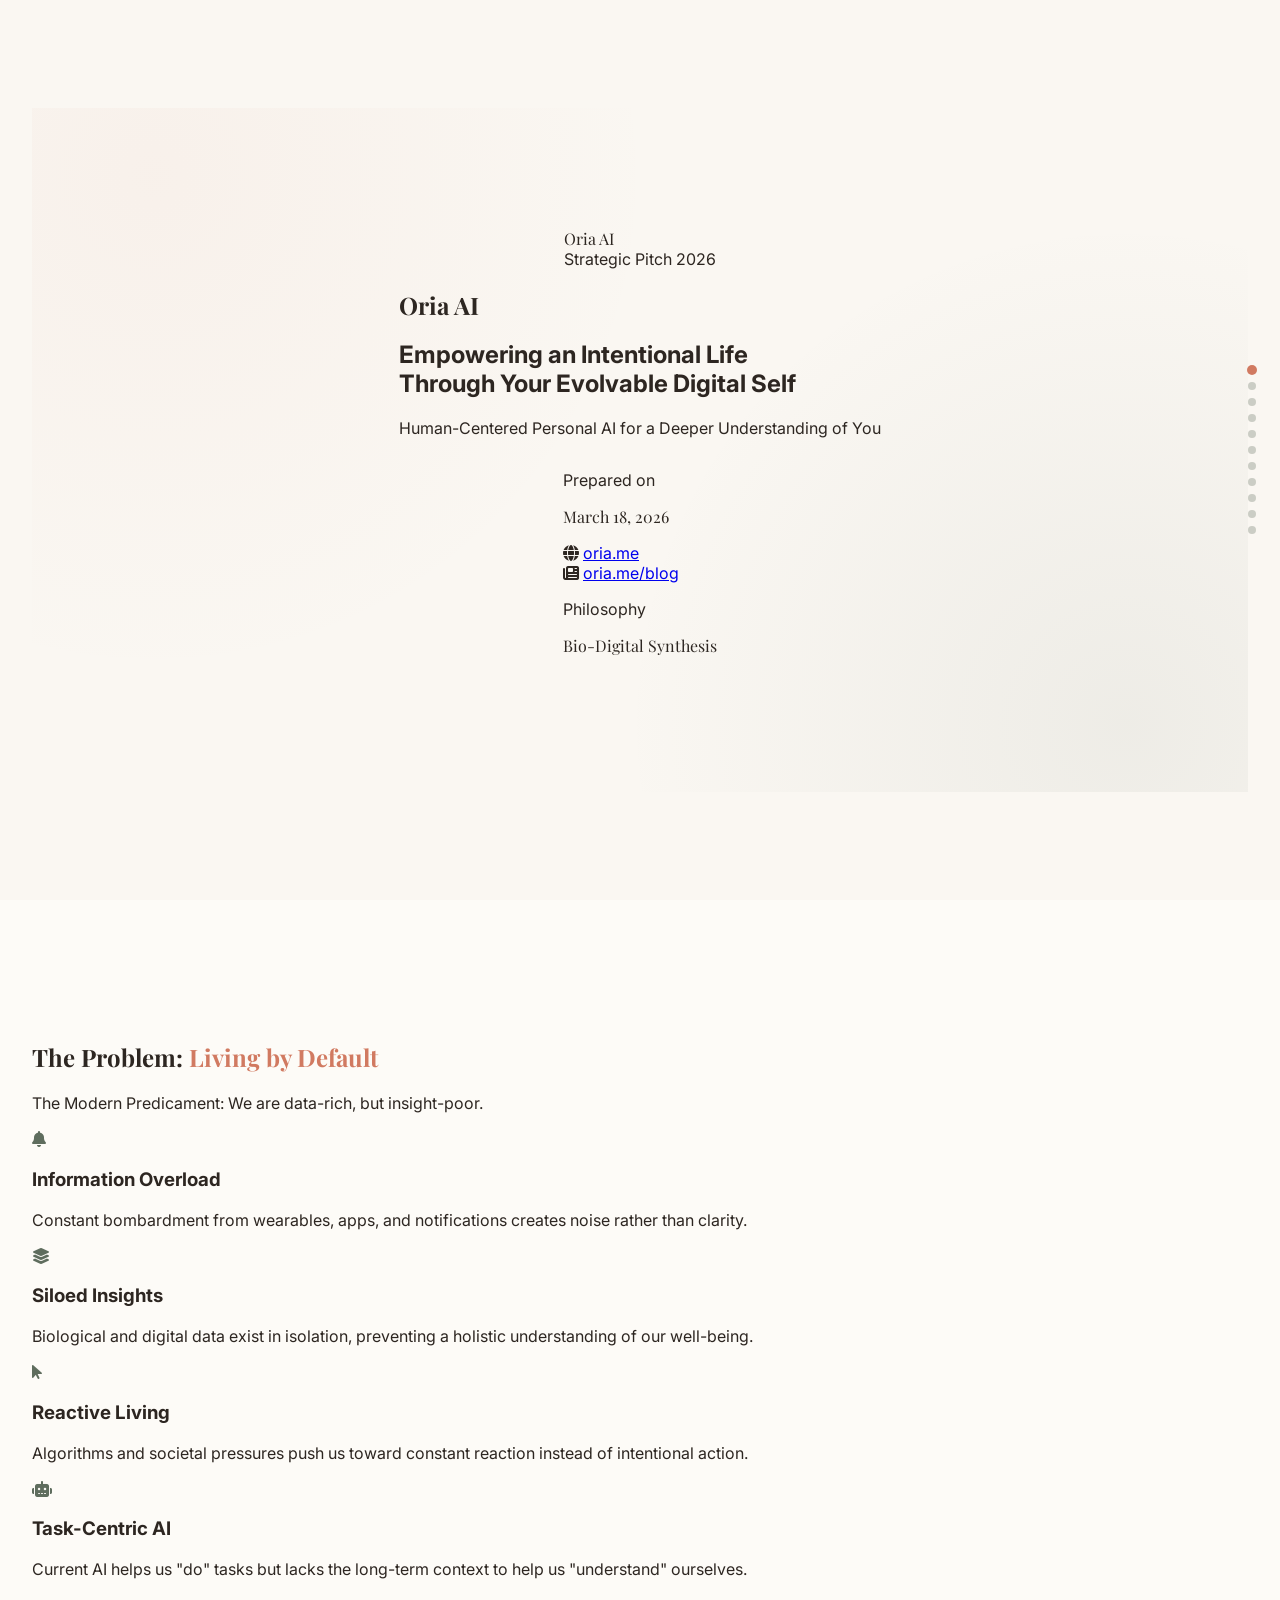
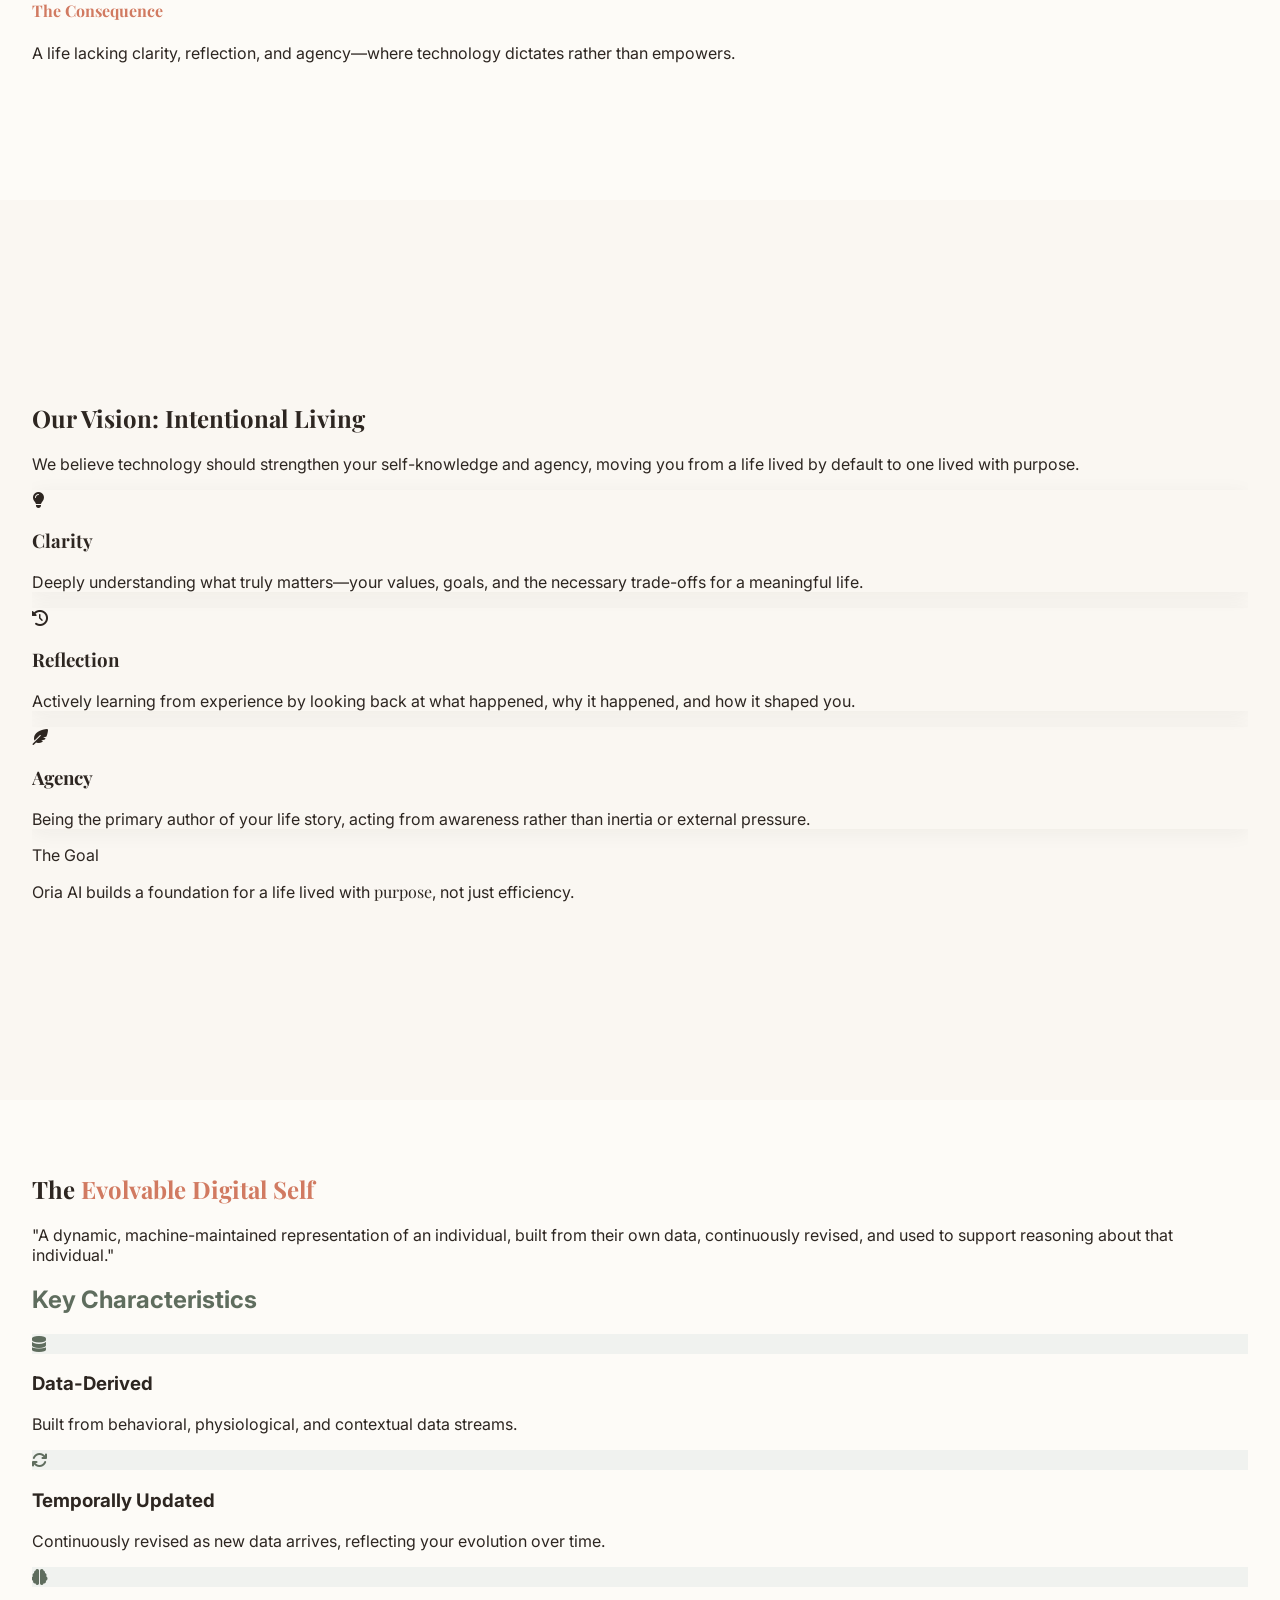
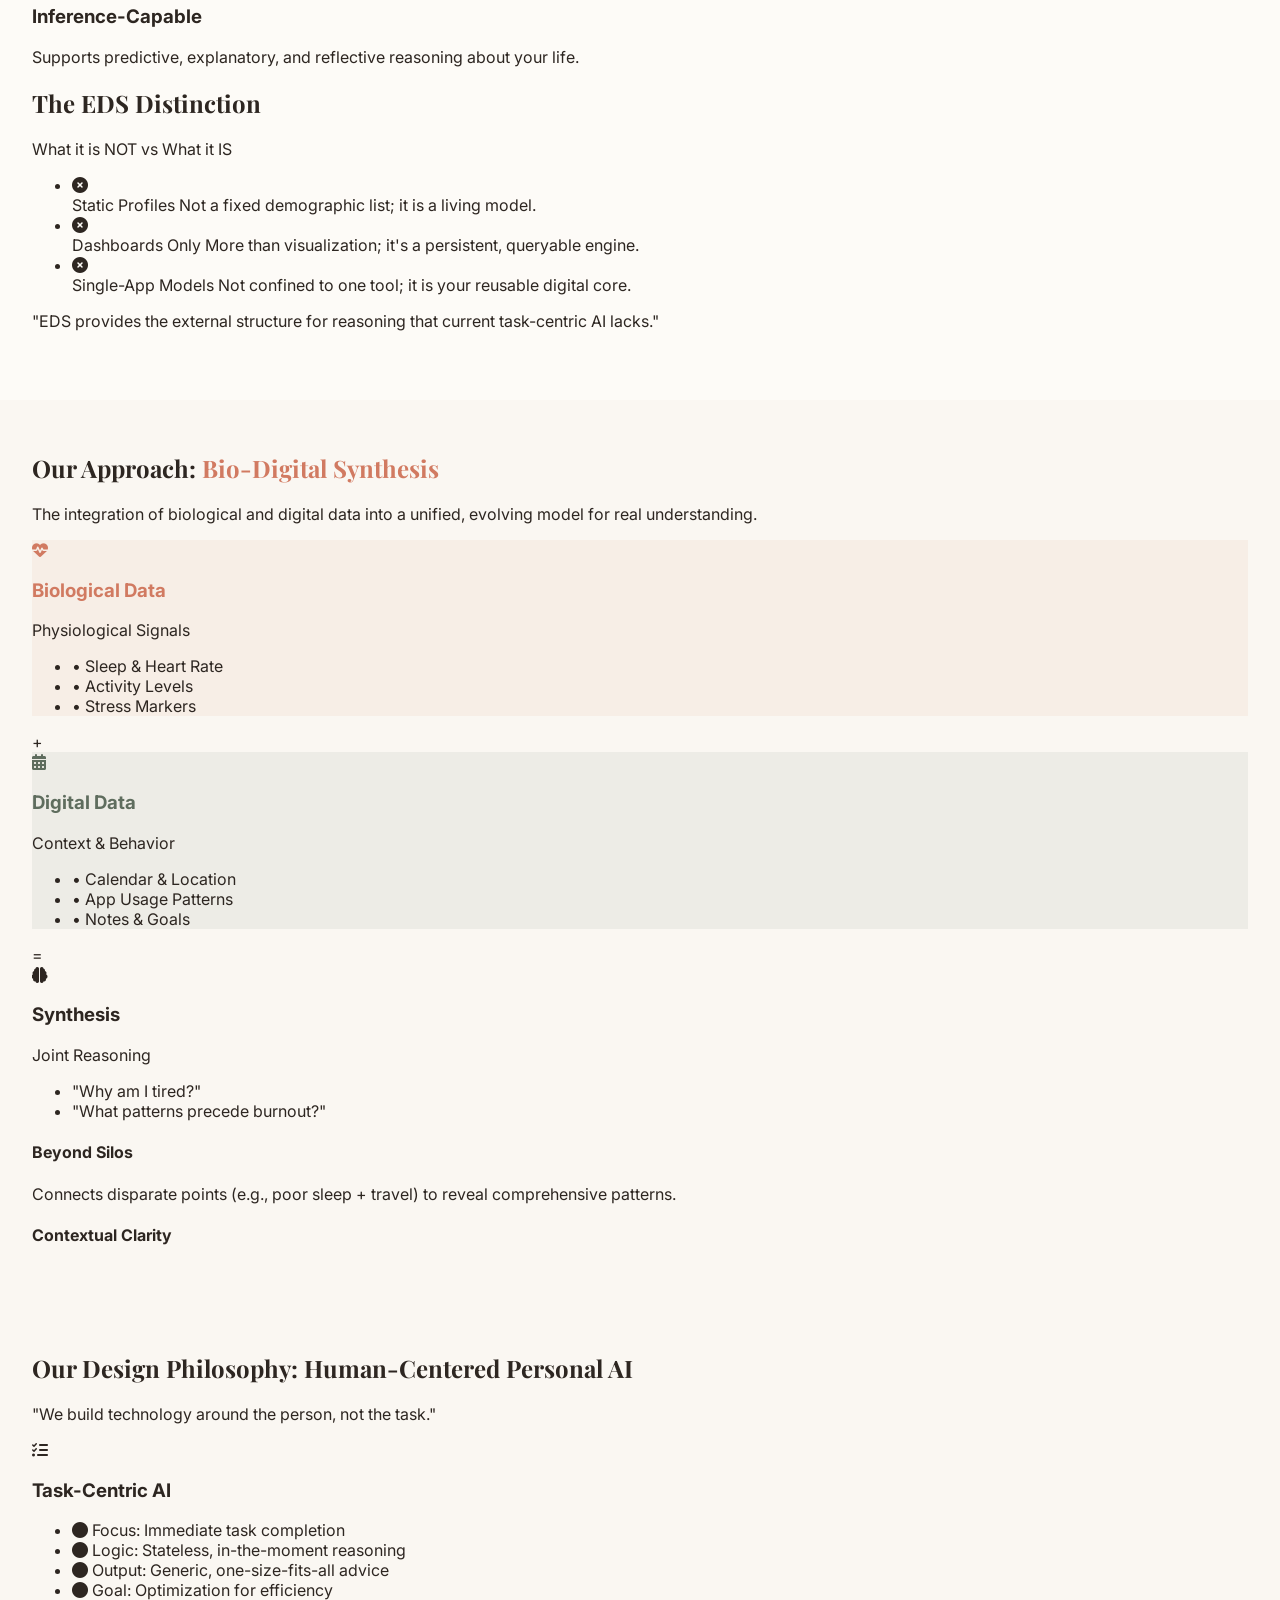
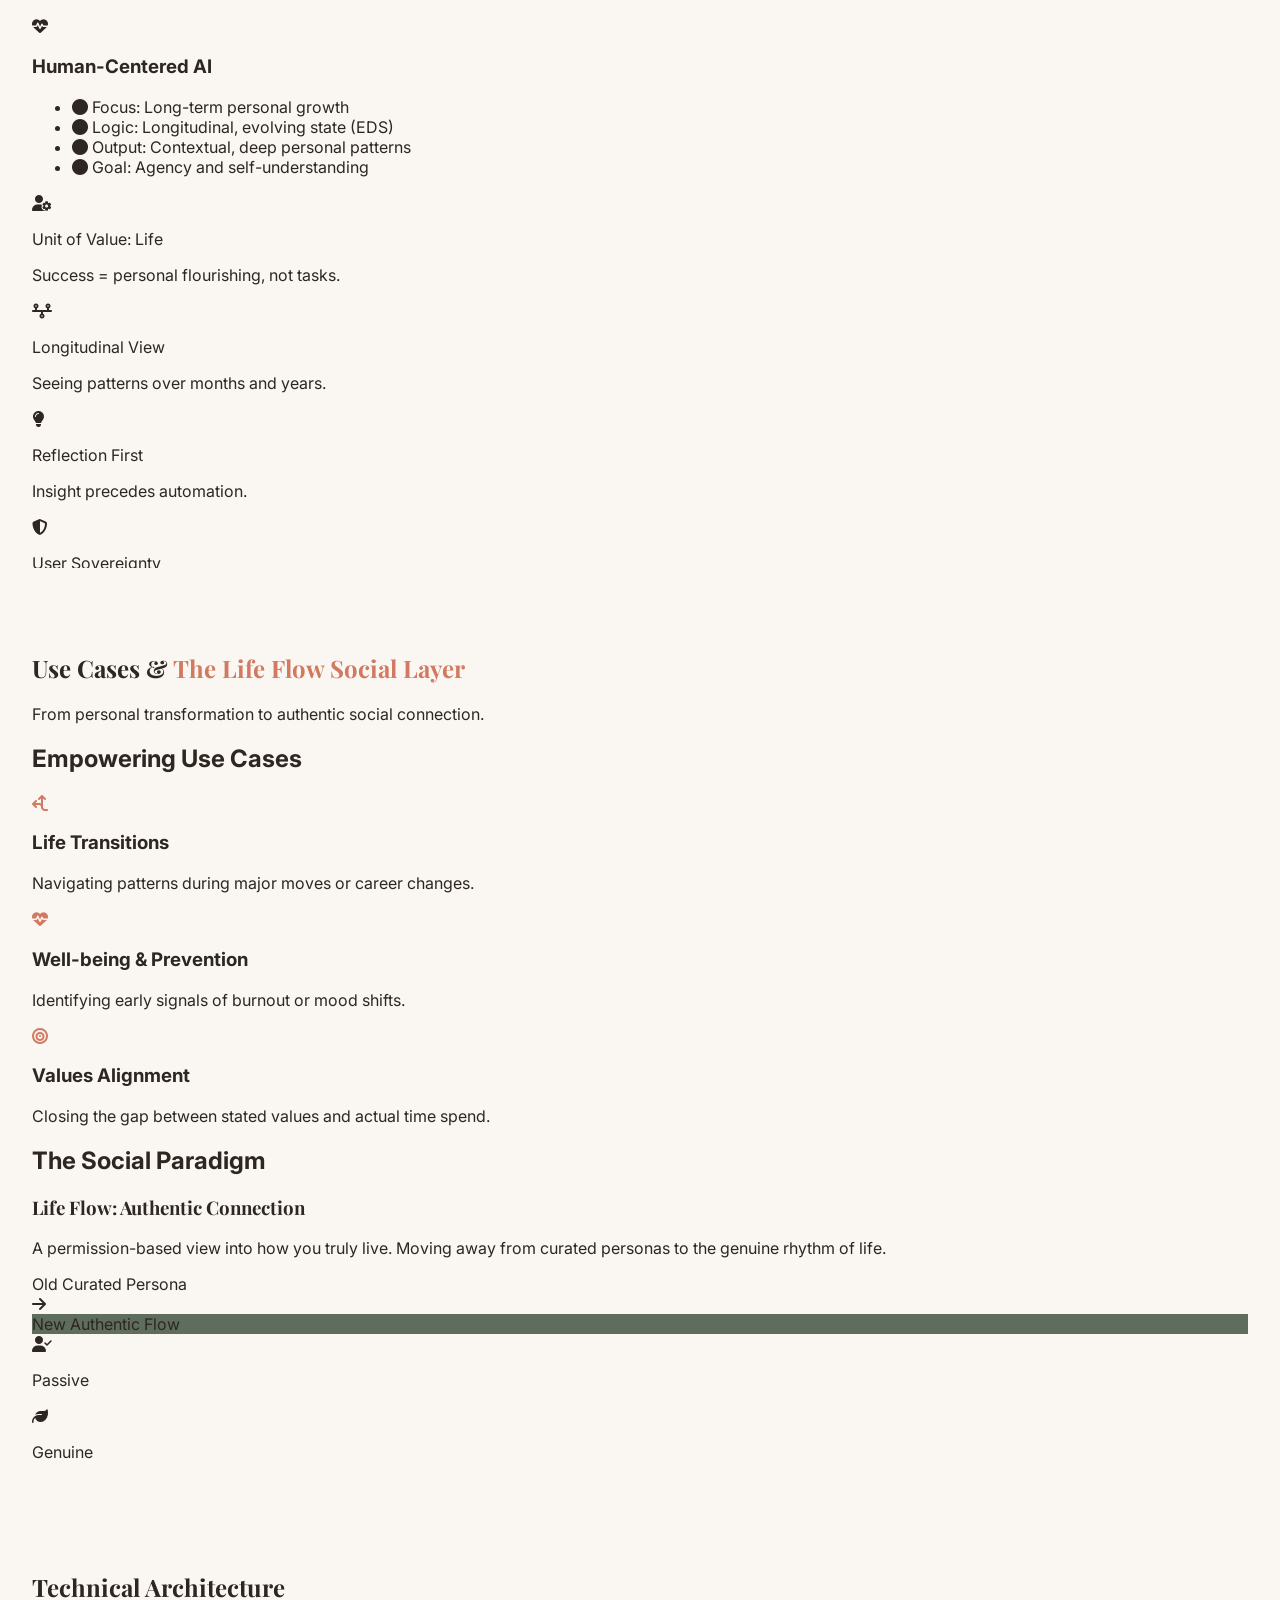
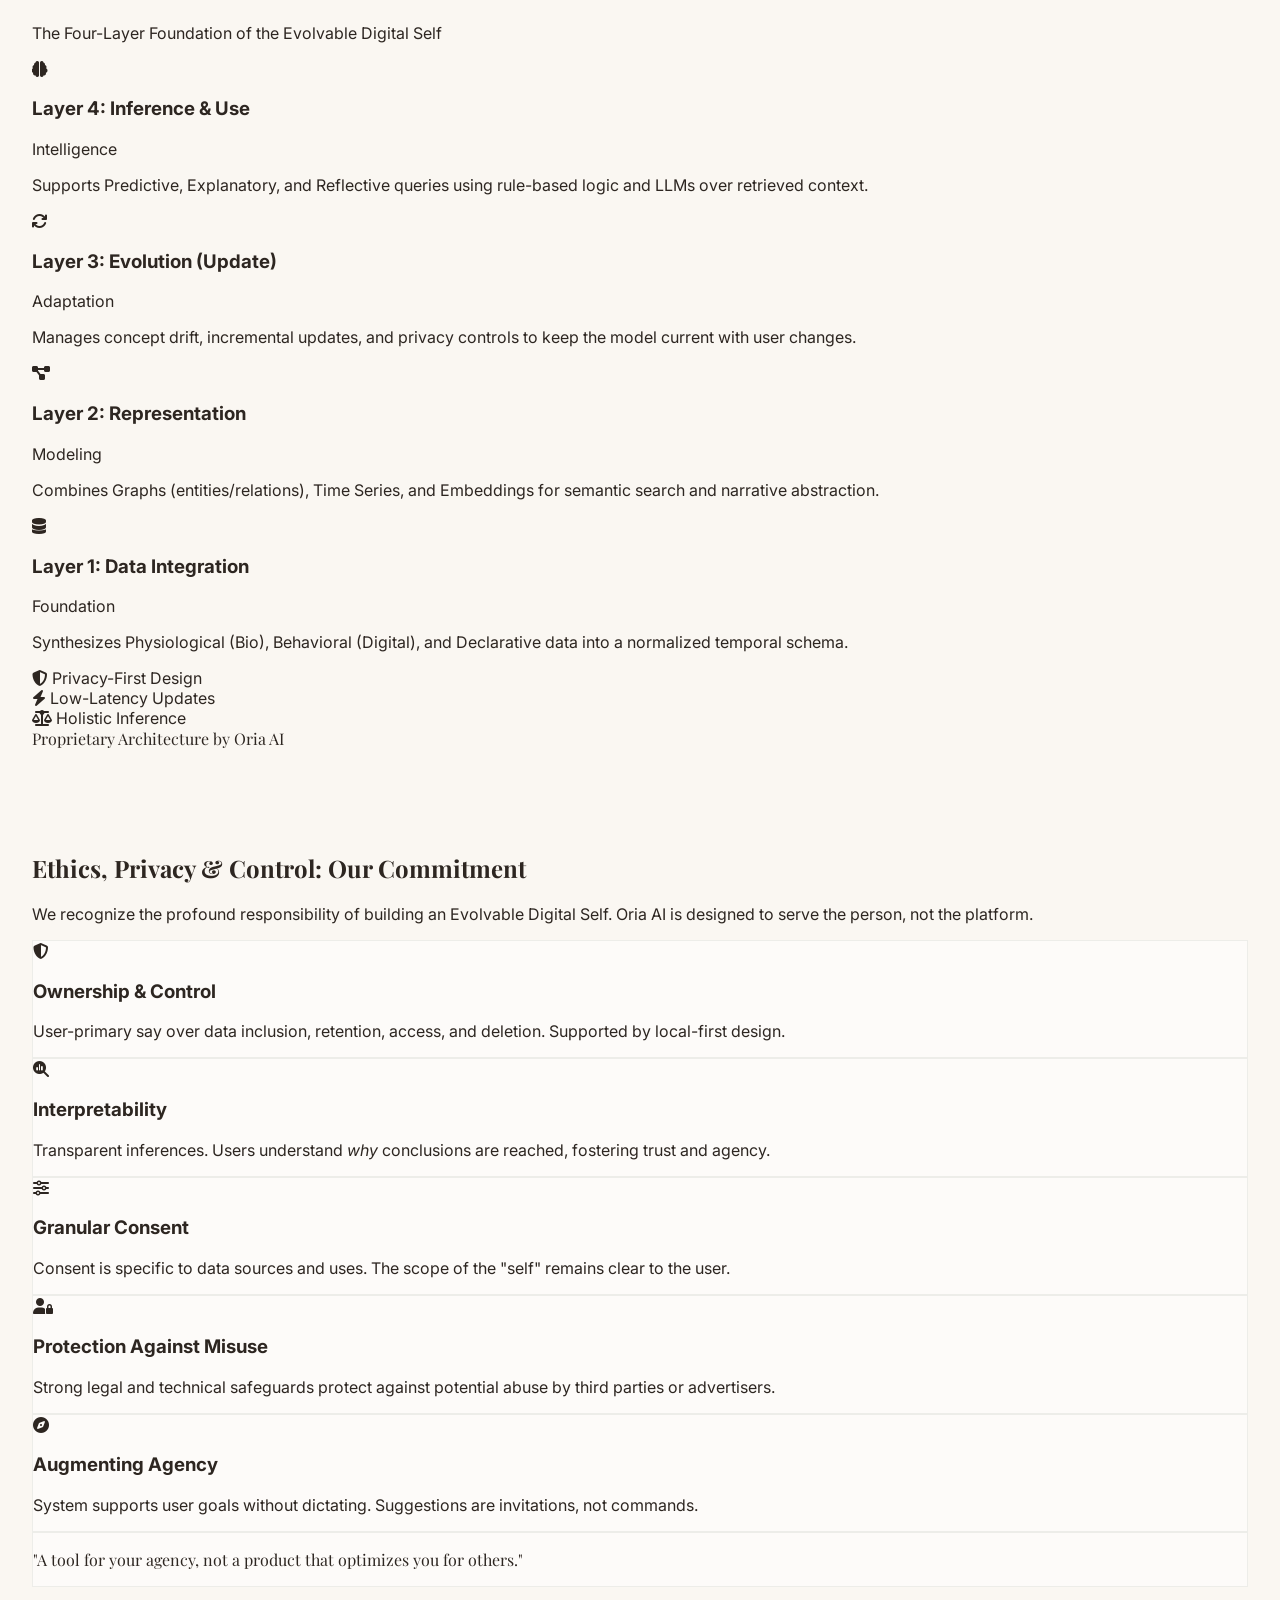
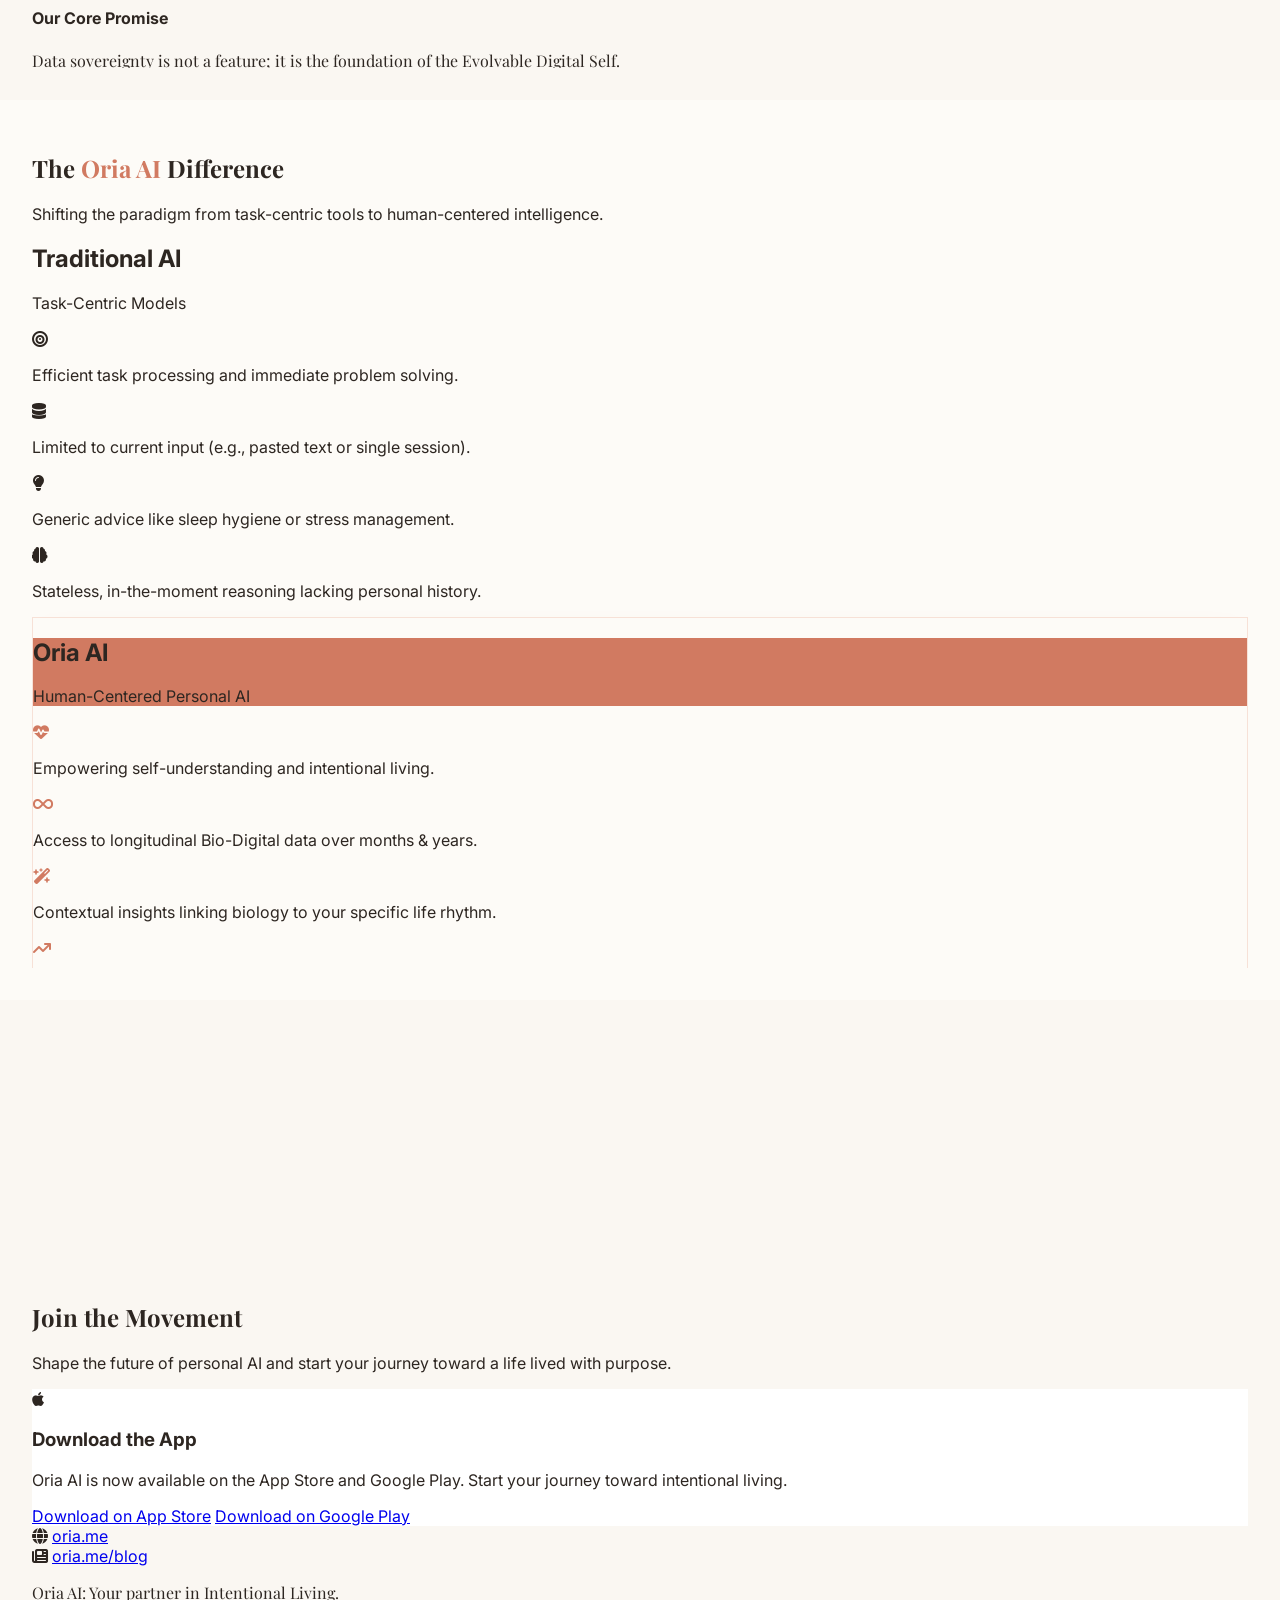
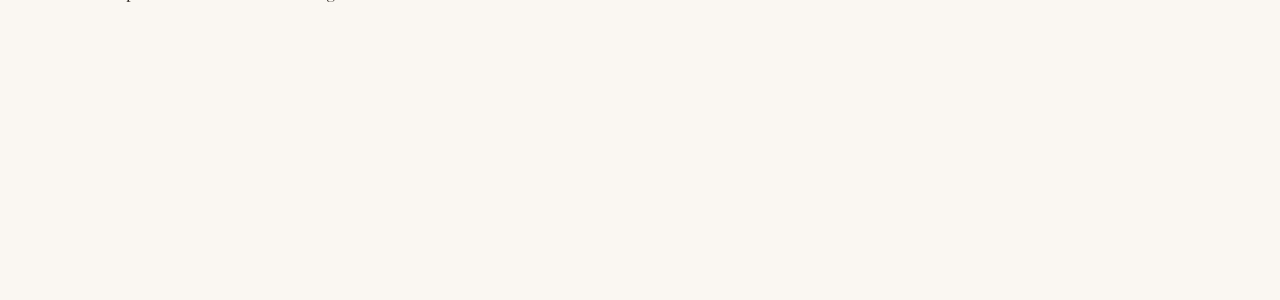
<file: slideshow.html>
<!DOCTYPE html>
<html lang="en">
<head>
<meta charset="utf-8" />
    <meta name="viewport" content="width=device-width, initial-scale=1.0" />
    <link rel="canonical" href="https://oria.me/slideshow" />
    <title>Oria AI Pitch Deck</title>
    <link href="https://fonts.googleapis.com/css2?family=Playfair+Display:ital,wght@0,600;0,700;1,600&family=Inter:wght@300;400;500;600;700&display=swap" rel="stylesheet" />
    <link href="https://cdnjs.cloudflare.com/ajax/libs/font-awesome/6.4.0/css/all.min.css" rel="stylesheet" />
    <script src="https://picture-search.skywork.ai/aippt/static/tailwindcss.com"></script>
    <style>
        * { box-sizing: border-box; }
        html {
            scroll-snap-type: y mandatory;
            scroll-behavior: smooth;
        }
        body {
            margin: 0;
            padding: 0;
            font-family: 'Inter', sans-serif;
            background-color: #FAF7F2;
            color: #2D2621;
            overflow-y: scroll;
        }
        .slide {
            min-height: 100vh;
            width: 100%;
            scroll-snap-align: start;
            scroll-snap-stop: always;
            display: flex;
            align-items: center;
            justify-content: center;
            padding: 2rem;
        }
        .slide-inner {
            width: 100%;
            max-width: 1280px;
            max-height: calc(100vh - 4rem);
            overflow: auto;
            background: inherit;
        }
        .font-serif, .serif { font-family: 'Playfair Display', serif; }
        .accent-coral, .text-bio { color: #D17A61; }
        .bg-accent-coral, .bg-coral { background-color: #D17A61; }
        .accent-sage, .text-digital { color: #5F6D5E; }
        .border-sage { border-color: #4A6741; }
        .border-sage-light { border-color: #E0E4DE; }
        .bg-sage { background-color: #5F6D5E; }
        .bg-sage-light { background-color: #F0F2EF; }
        .bg-bio-light { background-color: rgba(209, 122, 97, 0.08); }
        .bg-digital-light { background-color: rgba(95, 109, 94, 0.08); }
        .card-shadow { box-shadow: 0 4px 20px rgba(45, 38, 33, 0.05); }
        .cta-card { background-color: white; transition: all 0.3s ease; }
        .cta-card:hover { transform: translateY(-5px); box-shadow: 0 10px 25px -5px rgba(209, 122, 97, 0.1); }
        .layer-card { transition: all 0.3s ease; }
        .principle-card {
            background: rgba(255, 255, 255, 0.6);
            border: 1px solid rgba(95, 109, 94, 0.1);
            transition: all 0.3s ease;
        }
        .oria-card {
            border: 1px solid rgba(217, 119, 87, 0.2);
            box-shadow: 0 10px 30px -15px rgba(217, 119, 87, 0.2);
        }
        .slide-container {
            position: relative;
            display: flex;
            flex-direction: column;
            justify-content: center;
            align-items: center;
            background: radial-gradient(circle at 10% 10%, rgba(209, 122, 97, 0.05) 0%, transparent 40%),
                        radial-gradient(circle at 90% 90%, rgba(95, 109, 94, 0.08) 0%, transparent 40%);
        }
        .slide-frame {
            aspect-ratio: 16 / 9;
            width: min(1280px, 100%, calc((100vh - 4rem) * 16 / 9));
            max-width: 100%;
        }
        [data-live-editor-placeholder], [data-live-editor-resize-clone] { display: none !important; }
        .slide-indicator {
            position: fixed;
            right: 1.5rem;
            top: 50%;
            transform: translateY(-50%);
            z-index: 100;
            display: flex;
            flex-direction: column;
            gap: 0.5rem;
        }
        .slide-indicator span {
            width: 8px;
            height: 8px;
            border-radius: 50%;
            background: rgba(95, 109, 94, 0.3);
            transition: all 0.2s ease;
        }
        .slide-indicator span.active {
            background: #D17A61;
            transform: scale(1.25);
        }
        .slide-indicator span {
            cursor: pointer;
        }
        .slide-indicator span:hover {
            background: rgba(95, 109, 94, 0.5) !important;
        }
    </style>
</head>
<body>
    <!-- Slide 1: Cover -->
    <section class="slide" style="background-color: #FAF7F2;">
        <div class="slide-inner flex flex-col items-center justify-center">
            <div class="slide-frame slide-container bg-[#FAF7F2] shadow-2xl rounded-2xl flex flex-col justify-center items-center p-20 relative">
                <div class="absolute top-16 w-full px-20 flex justify-between items-center">
                    <div class="text-2xl font-serif tracking-widest uppercase text-[#2D2621]">Oria <span class="text-[#D17A61]">AI</span></div>
                    <div class="text-sm tracking-widest uppercase text-[#5F6D5E] font-semibold">Strategic Pitch 2026</div>
                </div>
                <div class="text-center max-w-4xl px-10">
                    <h1 class="font-serif text-9xl mb-8 tracking-tight text-[#2D2621]">Oria AI</h1>
                    <h2 class="text-4xl font-light leading-tight text-[#2D2621] mb-6">
                        Empowering an <span class="text-[#D17A61] font-semibold italic">Intentional Life</span><br/>
                        Through Your Evolvable Digital Self
                    </h2>
                    <div class="h-1 w-24 bg-[#D17A61] mx-auto mb-8 opacity-20"></div>
                    <p class="text-xl tracking-wide text-[#5F6D5E] max-w-2xl mx-auto leading-relaxed">
                        Human-Centered Personal AI for a Deeper Understanding of You
                    </p>
                </div>
                <div class="absolute bottom-16 w-full px-20 flex justify-between items-end">
                    <div class="text-left">
                        <p class="text-xs uppercase tracking-[0.2em] text-[#5F6D5E] mb-1">Prepared on</p>
                        <p class="text-lg font-serif text-[#2D2621]">March 18, 2026</p>
                    </div>
                    <div class="flex gap-12">
                        <div class="flex items-center gap-3">
                            <i class="fa-solid fa-globe text-[#D17A61]"></i>
                            <a class="text-lg font-medium hover:text-[#D17A61]" href="https://oria.me/">oria.me</a>
                        </div>
                        <div class="flex items-center gap-3">
                            <i class="fa-solid fa-newspaper text-[#D17A61]"></i>
                            <a class="text-lg font-medium hover:text-[#D17A61]" href="https://oria.me/blog">oria.me/blog</a>
                        </div>
                    </div>
                    <div class="text-right">
                        <p class="text-xs uppercase tracking-[0.2em] text-[#5F6D5E] mb-1">Philosophy</p>
                        <p class="text-lg font-serif text-[#2D2621]">Bio-Digital Synthesis</p>
                    </div>
                </div>
                <div class="absolute top-0 right-0 w-96 h-96 bg-[#D17A61] rounded-full blur-[120px] opacity-[0.03] pointer-events-none"></div>
                <div class="absolute bottom-0 left-0 w-96 h-96 bg-[#5F6D5E] rounded-full blur-[120px] opacity-[0.05] pointer-events-none"></div>
            </div>
        </div>
    </section>

    <!-- Slide 2: The Problem -->
    <section class="slide" style="background-color: #FDFBF7;">
        <div class="slide-inner flex flex-col p-16">
            <div class="mb-12">
                <h1 class="serif text-6xl font-semibold mb-4">The Problem: <span class="accent-coral italic">Living by Default</span></h1>
                <p class="text-2xl text-gray-600 max-w-3xl">The Modern Predicament: We are data-rich, but insight-poor.</p>
            </div>
            <div class="grid grid-cols-2 gap-8 flex-grow">
                <div class="flex items-start p-6 bg-white rounded-xl shadow-sm border-l-4 border-sage">
                    <i class="fa-solid fa-bell text-3xl accent-sage mr-6 mt-1"></i>
                    <div>
                        <h3 class="text-xl font-bold mb-2">Information Overload</h3>
                        <p class="text-gray-600 leading-relaxed">Constant bombardment from wearables, apps, and notifications creates noise rather than clarity.</p>
                    </div>
                </div>
                <div class="flex items-start p-6 bg-white rounded-xl shadow-sm border-l-4 border-sage">
                    <i class="fa-solid fa-layer-group text-3xl accent-sage mr-6 mt-1"></i>
                    <div>
                        <h3 class="text-xl font-bold mb-2">Siloed Insights</h3>
                        <p class="text-gray-600 leading-relaxed">Biological and digital data exist in isolation, preventing a holistic understanding of our well-being.</p>
                    </div>
                </div>
                <div class="flex items-start p-6 bg-white rounded-xl shadow-sm border-l-4 border-sage">
                    <i class="fa-solid fa-arrow-pointer text-3xl accent-sage mr-6 mt-1"></i>
                    <div>
                        <h3 class="text-xl font-bold mb-2">Reactive Living</h3>
                        <p class="text-gray-600 leading-relaxed">Algorithms and societal pressures push us toward constant reaction instead of intentional action.</p>
                    </div>
                </div>
                <div class="flex items-start p-6 bg-white rounded-xl shadow-sm border-l-4 border-sage">
                    <i class="fa-solid fa-robot text-3xl accent-sage mr-6 mt-1"></i>
                    <div>
                        <h3 class="text-xl font-bold mb-2">Task-Centric AI</h3>
                        <p class="text-gray-600 leading-relaxed">Current AI helps us "do" tasks but lacks the long-term context to help us "understand" ourselves.</p>
                    </div>
                </div>
            </div>
            <div class="mt-12 p-8 bg-[#F5F2ED] rounded-2xl flex items-center justify-between border border-gray-200">
                <div class="flex-1">
                    <h4 class="serif text-3xl accent-coral font-semibold mb-1">The Consequence</h4>
                    <p class="text-xl text-gray-700 whitespace-nowrap">A life lacking clarity, reflection, and agency—where technology dictates rather than empowers.</p>
                </div>
            </div>
        </div>
    </section>

    <!-- Slide 3: Our Vision -->
    <section class="slide" style="background-color: #FAF7F2;">
        <div class="slide-inner flex flex-col p-16 justify-between">
            <div class="mb-4">
                <h1 class="font-serif text-6xl text-[#2D2621] mb-4">Our Vision: <span class="text-[#D17A61]">Intentional Living</span></h1>
                <p class="text-2xl font-light text-[#5F6D5E] max-w-4xl">
                    We believe technology should strengthen your self-knowledge and agency, moving you from a life lived by default to one lived with purpose.
                </p>
            </div>
            <div class="flex flex-row gap-8 items-stretch flex-grow my-12">
                <div class="flex-1 flex flex-col p-10 bg-white rounded-2xl card-shadow border-t-4 border-[#D17A61]">
                    <div class="mb-6 flex items-center justify-center w-16 h-16 rounded-full bg-[#FAF7F2]">
                        <i class="fa-solid fa-lightbulb text-2xl text-[#D17A61]"></i>
                    </div>
                    <h3 class="font-serif text-3xl mb-4">Clarity</h3>
                    <p class="text-lg text-gray-600 leading-relaxed">Deeply understanding what truly matters—your values, goals, and the necessary trade-offs for a meaningful life.</p>
                </div>
                <div class="flex-1 flex flex-col p-10 bg-white rounded-2xl card-shadow border-t-4 border-[#5F6D5E]">
                    <div class="mb-6 flex items-center justify-center w-16 h-16 rounded-full bg-[#FAF7F2]">
                        <i class="fa-solid fa-clock-rotate-left text-2xl text-[#5F6D5E]"></i>
                    </div>
                    <h3 class="font-serif text-3xl mb-4">Reflection</h3>
                    <p class="text-lg text-gray-600 leading-relaxed">Actively learning from experience by looking back at what happened, why it happened, and how it shaped you.</p>
                </div>
                <div class="flex-1 flex flex-col p-10 bg-white rounded-2xl card-shadow border-t-4 border-[#2D2621]">
                    <div class="mb-6 flex items-center justify-center w-16 h-16 rounded-full bg-[#FAF7F2]">
                        <i class="fa-solid fa-feather-pointed text-2xl text-[#2D2621]"></i>
                    </div>
                    <h3 class="font-serif text-3xl mb-4">Agency</h3>
                    <p class="text-lg text-gray-600 leading-relaxed">Being the primary author of your life story, acting from awareness rather than inertia or external pressure.</p>
                </div>
            </div>
            <div class="bg-[#F5F2ED] p-8 rounded-2xl flex items-center border border-[#E8E4DE]">
                <span class="px-4 py-2 bg-[#D17A61] text-white rounded-lg font-semibold text-sm tracking-widest uppercase mr-8">The Goal</span>
                <p class="text-xl font-medium text-[#2D2621]">Oria AI builds a foundation for a life lived with <span class="italic font-serif">purpose</span>, not just efficiency.</p>
            </div>
        </div>
    </section>

    <!-- Slide 4: Evolvable Digital Self -->
    <section class="slide" style="background-color: #FDFBF7;">
        <div class="slide-inner flex flex-col p-16">
            <div class="mb-10 text-center">
                <h1 class="serif text-5xl font-semibold mb-4">The <span class="accent-coral italic">Evolvable Digital Self</span></h1>
                <p class="text-xl text-gray-600 max-w-4xl mx-auto italic leading-relaxed">
                    "A dynamic, machine-maintained representation of an individual, built from their own data, continuously revised, and used to support reasoning about that individual."
                </p>
            </div>
            <div class="flex gap-12 flex-grow">
                <div class="flex-1 space-y-6">
                    <h2 class="text-2xl font-semibold accent-sage uppercase tracking-wider mb-4 border-b-2 border-sage-light pb-2">Key Characteristics</h2>
                    <div class="flex items-center p-5 bg-white rounded-xl shadow-sm border border-gray-100">
                        <div class="w-14 h-14 bg-sage-light rounded-full flex items-center justify-center mr-5 flex-shrink-0">
                            <i class="fa-solid fa-database text-xl accent-sage"></i>
                        </div>
                        <div>
                            <h3 class="font-bold text-lg">Data-Derived</h3>
                            <p class="text-sm text-gray-600">Built from behavioral, physiological, and contextual data streams.</p>
                        </div>
                    </div>
                    <div class="flex items-center p-5 bg-white rounded-xl shadow-sm border border-gray-100">
                        <div class="w-14 h-14 bg-sage-light rounded-full flex items-center justify-center mr-5 flex-shrink-0">
                            <i class="fa-solid fa-arrows-rotate text-xl accent-sage"></i>
                        </div>
                        <div>
                            <h3 class="font-bold text-lg">Temporally Updated</h3>
                            <p class="text-sm text-gray-600">Continuously revised as new data arrives, reflecting your evolution over time.</p>
                        </div>
                    </div>
                    <div class="flex items-center p-5 bg-white rounded-xl shadow-sm border border-gray-100">
                        <div class="w-14 h-14 bg-sage-light rounded-full flex items-center justify-center mr-5 flex-shrink-0">
                            <i class="fa-solid fa-brain text-xl accent-sage"></i>
                        </div>
                        <div>
                            <h3 class="font-bold text-lg">Inference-Capable</h3>
                            <p class="text-sm text-gray-600">Supports predictive, explanatory, and reflective reasoning about your life.</p>
                        </div>
                    </div>
                </div>
                <div class="flex-1">
                    <div class="bg-gray-800 text-white rounded-2xl p-8 h-full flex flex-col">
                        <h2 class="serif text-3xl font-semibold mb-6 text-[#D97757]">The EDS Distinction</h2>
                        <p class="text-gray-300 mb-8 text-sm uppercase tracking-[0.2em]">What it is NOT vs What it IS</p>
                        <ul class="space-y-6 flex-grow">
                            <li class="flex items-start">
                                <i class="fa-solid fa-circle-xmark text-red-400 mt-1 mr-4"></i>
                                <div>
                                    <span class="font-bold block">Static Profiles</span>
                                    <span class="text-sm text-gray-400">Not a fixed demographic list; it is a living model.</span>
                                </div>
                            </li>
                            <li class="flex items-start">
                                <i class="fa-solid fa-circle-xmark text-red-400 mt-1 mr-4"></i>
                                <div>
                                    <span class="font-bold block">Dashboards Only</span>
                                    <span class="text-sm text-gray-400">More than visualization; it's a persistent, queryable engine.</span>
                                </div>
                            </li>
                            <li class="flex items-start">
                                <i class="fa-solid fa-circle-xmark text-red-400 mt-1 mr-4"></i>
                                <div>
                                    <span class="font-bold block">Single-App Models</span>
                                    <span class="text-sm text-gray-400">Not confined to one tool; it is your reusable digital core.</span>
                                </div>
                            </li>
                        </ul>
                        <div class="mt-8 pt-6 border-t border-gray-700">
                            <p class="text-sm italic text-gray-400">"EDS provides the external structure for reasoning that current task-centric AI lacks."</p>
                        </div>
                    </div>
                </div>
            </div>
        </div>
    </section>

    <!-- Slide 5: Bio-Digital Synthesis -->
    <section class="slide" style="background-color: #FAF7F2;">
        <div class="slide-inner flex flex-col p-16">
            <div class="mb-10 text-center">
                <h1 class="serif text-6xl mb-4">Our Approach: <span class="text-bio italic">Bio-Digital Synthesis</span></h1>
                <p class="text-xl text-gray-600 max-w-3xl mx-auto">The integration of biological and digital data into a unified, evolving model for real understanding.</p>
            </div>
            <div class="flex items-stretch gap-8 mb-12 h-64">
                <div class="flex-1 p-8 rounded-2xl bg-bio-light border border-[#D17A61] border-opacity-20 flex flex-col justify-center">
                    <div class="flex items-center gap-4 mb-4">
                        <i class="fa-solid fa-heart-pulse text-3xl text-bio"></i>
                        <h3 class="text-2xl font-bold text-bio">Biological Data</h3>
                    </div>
                    <p class="text-sm text-gray-600 mb-3 font-semibold uppercase tracking-wider">Physiological Signals</p>
                    <ul class="text-lg space-y-1">
                        <li>• Sleep & Heart Rate</li>
                        <li>• Activity Levels</li>
                        <li>• Stress Markers</li>
                    </ul>
                </div>
                <div class="flex items-center justify-center"><div class="text-4xl text-gray-300 font-light">+</div></div>
                <div class="flex-1 p-8 rounded-2xl bg-digital-light border border-[#5F6D5E] border-opacity-20 flex flex-col justify-center">
                    <div class="flex items-center gap-4 mb-4">
                        <i class="fa-solid fa-calendar-days text-3xl text-digital"></i>
                        <h3 class="text-2xl font-bold text-digital">Digital Data</h3>
                    </div>
                    <p class="text-sm text-gray-600 mb-3 font-semibold uppercase tracking-wider">Context & Behavior</p>
                    <ul class="text-lg space-y-1">
                        <li>• Calendar & Location</li>
                        <li>• App Usage Patterns</li>
                        <li>• Notes & Goals</li>
                    </ul>
                </div>
                <div class="flex items-center justify-center"><div class="text-4xl text-gray-300 font-light">=</div></div>
                <div class="flex-1 p-8 rounded-2xl bg-white shadow-md border border-gray-100 flex flex-col justify-center">
                    <div class="flex items-center gap-4 mb-4">
                        <i class="fa-solid fa-brain text-3xl text-[#2D2621]"></i>
                        <h3 class="text-2xl font-bold">Synthesis</h3>
                    </div>
                    <p class="text-sm text-gray-600 mb-3 font-semibold uppercase tracking-wider">Joint Reasoning</p>
                    <ul class="text-lg space-y-1 italic text-gray-700">
                        <li>"Why am I tired?"</li>
                        <li>"What patterns precede burnout?"</li>
                    </ul>
                </div>
            </div>
            <div class="grid grid-cols-3 gap-10">
                <div class="space-y-3">
                    <h4 class="font-bold text-lg border-b-2 border-[#D17A61] w-fit pb-1">Beyond Silos</h4>
                    <p class="text-gray-600 leading-relaxed">Connects disparate points (e.g., poor sleep + travel) to reveal comprehensive patterns.</p>
                </div>
                <div class="space-y-3">
                    <h4 class="font-bold text-lg border-b-2 border-[#5F6D5E] w-fit pb-1">Contextual Clarity</h4>
                    <p class="text-gray-600 leading-relaxed">Explains *why* things happen by linking biological states to digital context.</p>
                </div>
                <div class="space-y-3">
                    <h4 class="font-bold text-lg border-b-2 border-gray-400 w-fit pb-1">Whole-Person View</h4>
                    <p class="text-gray-600 leading-relaxed">Provides a holistic view of your biology within the context of your life.</p>
                </div>
            </div>
            <div class="mt-auto pt-8 border-t border-gray-200">
                <p class="serif text-2xl text-center italic text-[#2D2621]">"Synthesizing biological reality with digital behavior to empower intentional choices."</p>
            </div>
        </div>
    </section>

    <!-- Slide 6: Design Philosophy -->
    <section class="slide" style="background-color: #FAF7F2;">
        <div class="slide-inner flex flex-col p-16">
            <div class="mb-10">
                <h1 class="font-serif text-5xl mb-3 whitespace-nowrap">Our Design Philosophy: <span class="text-[#D17A61] italic">Human-Centered Personal AI</span></h1>
                <p class="text-xl text-gray-600 border-l-4 border-[#5F6D5E] pl-4 italic">"We build technology around the person, not the task."</p>
            </div>
            <div class="flex gap-10 flex-grow mb-10">
                <div class="grid grid-cols-2 gap-4 h-full flex-grow">
                    <div class="bg-gray-100/50 p-6 rounded-xl border border-gray-200">
                        <div class="flex items-center mb-4">
                            <i class="fa-solid fa-list-check text-gray-400 mr-3 text-2xl"></i>
                            <h3 class="text-xl font-semibold uppercase tracking-wider text-gray-500">Task-Centric AI</h3>
                        </div>
                        <ul class="space-y-3 text-gray-600">
                            <li class="flex items-start"><i class="fa-solid fa-circle text-[8px] mt-2 mr-2"></i> Focus: Immediate task completion</li>
                            <li class="flex items-start"><i class="fa-solid fa-circle text-[8px] mt-2 mr-2"></i> Logic: Stateless, in-the-moment reasoning</li>
                            <li class="flex items-start"><i class="fa-solid fa-circle text-[8px] mt-2 mr-2"></i> Output: Generic, one-size-fits-all advice</li>
                            <li class="flex items-start"><i class="fa-solid fa-circle text-[8px] mt-2 mr-2"></i> Goal: Optimization for efficiency</li>
                        </ul>
                    </div>
                    <div class="bg-white p-6 rounded-xl shadow-sm border border-[#D17A61]/30">
                        <div class="flex items-center mb-4">
                            <i class="fa-solid fa-heart-pulse text-[#D17A61] mr-3 text-2xl"></i>
                            <h3 class="text-xl font-semibold uppercase tracking-wider text-[#D17A61]">Human-Centered AI</h3>
                        </div>
                        <ul class="space-y-3 text-[#2D2621]">
                            <li class="flex items-start"><i class="fa-solid fa-circle text-[8px] mt-2 mr-2 text-[#D17A61]"></i> Focus: Long-term personal growth</li>
                            <li class="flex items-start"><i class="fa-solid fa-circle text-[8px] mt-2 mr-2 text-[#D17A61]"></i> Logic: Longitudinal, evolving state (EDS)</li>
                            <li class="flex items-start"><i class="fa-solid fa-circle text-[8px] mt-2 mr-2 text-[#D17A61]"></i> Output: Contextual, deep personal patterns</li>
                            <li class="flex items-start"><i class="fa-solid fa-circle text-[8px] mt-2 mr-2 text-[#D17A61]"></i> Goal: Agency and self-understanding</li>
                        </ul>
                    </div>
                </div>
            </div>
            <div class="grid grid-cols-4 gap-6">
                <div class="text-center">
                    <i class="fa-solid fa-user-gear text-[#5F6D5E] text-2xl mb-2"></i>
                    <p class="font-semibold text-sm">Unit of Value: Life</p>
                    <p class="text-xs text-gray-500 mt-1">Success = personal flourishing, not tasks.</p>
                </div>
                <div class="text-center">
                    <i class="fa-solid fa-timeline text-[#5F6D5E] text-2xl mb-2"></i>
                    <p class="font-semibold text-sm">Longitudinal View</p>
                    <p class="text-xs text-gray-500 mt-1">Seeing patterns over months and years.</p>
                </div>
                <div class="text-center">
                    <i class="fa-solid fa-lightbulb text-[#5F6D5E] text-2xl mb-2"></i>
                    <p class="font-semibold text-sm">Reflection First</p>
                    <p class="text-xs text-gray-500 mt-1">Insight precedes automation.</p>
                </div>
                <div class="text-center">
                    <i class="fa-solid fa-shield-halved text-[#5F6D5E] text-2xl mb-2"></i>
                    <p class="font-semibold text-sm">User Sovereignty</p>
                    <p class="text-xs text-gray-500 mt-1">User's goals and boundaries drive design.</p>
                </div>
            </div>
        </div>
    </section>

    <!-- Slide 7: Use Cases -->
    <section class="slide" style="background-color: #FAF7F2;">
        <div class="slide-inner flex flex-col p-16">
            <div class="mb-10 text-left">
                <h1 class="serif text-5xl font-bold mb-2">Use Cases & <span class="accent-coral italic">The Life Flow Social Layer</span></h1>
                <p class="text-xl text-gray-600 font-light">From personal transformation to authentic social connection.</p>
            </div>
            <div class="flex flex-row gap-12 flex-grow">
                <div class="w-1/2 flex flex-col gap-6">
                    <h2 class="text-xs uppercase tracking-[0.2em] text-[#5F6D5E] font-bold mb-2">Empowering Use Cases</h2>
                    <div class="flex items-center p-5 bg-white rounded-xl shadow-sm border-l-4 border-[#D17A61]">
                        <div class="w-12 h-12 flex items-center justify-center bg-[#FAF7F2] rounded-lg mr-5">
                            <i class="fa-solid fa-arrows-split-up-and-left text-xl accent-coral"></i>
                        </div>
                        <div>
                            <h3 class="font-bold text-lg">Life Transitions</h3>
                            <p class="text-sm text-gray-500">Navigating patterns during major moves or career changes.</p>
                        </div>
                    </div>
                    <div class="flex items-center p-5 bg-white rounded-xl shadow-sm border-l-4 border-[#D17A61]">
                        <div class="w-12 h-12 flex items-center justify-center bg-[#FAF7F2] rounded-lg mr-5">
                            <i class="fa-solid fa-heart-pulse text-xl accent-coral"></i>
                        </div>
                        <div>
                            <h3 class="font-bold text-lg">Well-being & Prevention</h3>
                            <p class="text-sm text-gray-500">Identifying early signals of burnout or mood shifts.</p>
                        </div>
                    </div>
                    <div class="flex items-center p-5 bg-white rounded-xl shadow-sm border-l-4 border-[#D17A61]">
                        <div class="w-12 h-12 flex items-center justify-center bg-[#FAF7F2] rounded-lg mr-5">
                            <i class="fa-solid fa-bullseye text-xl accent-coral"></i>
                        </div>
                        <div>
                            <h3 class="font-bold text-lg">Values Alignment</h3>
                            <p class="text-sm text-gray-500">Closing the gap between stated values and actual time spend.</p>
                        </div>
                    </div>
                </div>
                <div class="w-1/2 bg-[#F5F1EB] rounded-2xl p-8 flex flex-col justify-between border border-[#E8E1D5]">
                    <div>
                        <h2 class="text-xs uppercase tracking-[0.2em] text-[#D17A61] font-bold mb-4">The Social Paradigm</h2>
                        <h3 class="serif text-3xl font-bold mb-4">Life Flow: Authentic Connection</h3>
                        <p class="text-gray-700 leading-relaxed mb-6">A permission-based view into how you truly live. Moving away from curated personas to the genuine rhythm of life.</p>
                        <div class="flex items-center justify-between gap-4 mt-4">
                            <div class="flex-1 bg-white p-4 rounded-lg text-center shadow-sm">
                                <span class="block text-xs uppercase font-bold text-gray-400 mb-1">Old</span>
                                <span class="text-sm font-semibold">Curated Persona</span>
                            </div>
                            <div class="text-[#D17A61]"><i class="fa-solid fa-arrow-right"></i></div>
                            <div class="flex-1 bg-sage p-4 rounded-lg text-center shadow-sm text-white">
                                <span class="block text-xs uppercase font-bold opacity-70 mb-1">New</span>
                                <span class="text-sm font-semibold italic">Authentic Flow</span>
                            </div>
                        </div>
                    </div>
                    <div class="mt-8 pt-6 border-t border-[#E8E1D5]">
                        <div class="grid grid-cols-3 gap-4 text-center">
                            <div><i class="fa-solid fa-user-check text-[#D17A61] text-lg mb-1"></i><p class="text-[10px] uppercase font-bold tracking-wider">Passive</p></div>
                            <div><i class="fa-solid fa-leaf text-[#D17A61] text-lg mb-1"></i><p class="text-[10px] uppercase font-bold tracking-wider">Genuine</p></div>
                            <div><i class="fa-solid fa-water text-[#D17A61] text-lg mb-1"></i><p class="text-[10px] uppercase font-bold tracking-wider">Fluid</p></div>
                        </div>
                    </div>
                </div>
            </div>
            <div class="mt-8 flex items-center justify-center">
                <p class="text-sm italic text-gray-400">"A GitHub contribution graph for your entire life."</p>
            </div>
        </div>
    </section>

    <!-- Slide 8: Technical Architecture -->
    <section class="slide" style="background-color: #FAF7F2;">
        <div class="slide-inner p-16 flex flex-col justify-between">
            <div class="mb-4">
                <h1 class="font-serif text-5xl mb-2 text-[#2D2621]">Technical Architecture</h1>
                <p class="text-xl text-[#5F6D5E] tracking-wide">The Four-Layer Foundation of the Evolvable Digital Self</p>
            </div>
            <div class="flex flex-col gap-4 flex-grow justify-center">
                <div class="layer-card bg-white p-5 rounded-xl border border-[#D17A61]/20 shadow-sm flex items-center">
                    <div class="w-16 h-16 bg-[#D17A61] flex items-center justify-center rounded-lg mr-6 text-white text-2xl"><i class="fa-solid fa-brain"></i></div>
                    <div class="flex-grow">
                        <div class="flex justify-between items-center mb-1">
                            <h3 class="font-bold text-lg uppercase tracking-wider text-[#D17A61]">Layer 4: Inference & Use</h3>
                            <span class="text-xs bg-[#D17A61]/10 text-[#D17A61] px-2 py-1 rounded">Intelligence</span>
                        </div>
                        <p class="text-sm text-[#2D2621]">Supports <span class="font-semibold">Predictive, Explanatory, and Reflective queries</span> using rule-based logic and LLMs over retrieved context.</p>
                    </div>
                </div>
                <div class="layer-card bg-white p-5 rounded-xl border border-[#5F6D5E]/20 shadow-sm flex items-center">
                    <div class="w-16 h-16 bg-[#5F6D5E] flex items-center justify-center rounded-lg mr-6 text-white text-2xl"><i class="fa-solid fa-arrows-rotate"></i></div>
                    <div class="flex-grow">
                        <div class="flex justify-between items-center mb-1">
                            <h3 class="font-bold text-lg uppercase tracking-wider text-[#5F6D5E]">Layer 3: Evolution (Update)</h3>
                            <span class="text-xs bg-[#5F6D5E]/10 text-[#5F6D5E] px-2 py-1 rounded">Adaptation</span>
                        </div>
                        <p class="text-sm text-[#2D2621]">Manages <span class="font-semibold">concept drift, incremental updates, and privacy controls</span> to keep the model current with user changes.</p>
                    </div>
                </div>
                <div class="layer-card bg-white p-5 rounded-xl border border-gray-200 shadow-sm flex items-center">
                    <div class="w-16 h-16 bg-[#2D2621] flex items-center justify-center rounded-lg mr-6 text-white text-2xl"><i class="fa-solid fa-diagram-project"></i></div>
                    <div class="flex-grow">
                        <div class="flex justify-between items-center mb-1">
                            <h3 class="font-bold text-lg uppercase tracking-wider text-[#2D2621]">Layer 2: Representation</h3>
                            <span class="text-xs bg-gray-100 text-[#2D2621] px-2 py-1 rounded">Modeling</span>
                        </div>
                        <p class="text-sm text-[#2D2621]">Combines <span class="font-semibold">Graphs (entities/relations)</span>, Time Series, and <span class="font-semibold">Embeddings</span> for semantic search and narrative abstraction.</p>
                    </div>
                </div>
                <div class="layer-card bg-gray-50 p-5 rounded-xl border border-dashed border-gray-300 flex items-center">
                    <div class="w-16 h-16 bg-gray-400 flex items-center justify-center rounded-lg mr-6 text-white text-2xl"><i class="fa-solid fa-database"></i></div>
                    <div class="flex-grow">
                        <div class="flex justify-between items-center mb-1">
                            <h3 class="font-bold text-lg uppercase tracking-wider text-gray-600">Layer 1: Data Integration</h3>
                            <span class="text-xs bg-gray-200 text-gray-600 px-2 py-1 rounded">Foundation</span>
                        </div>
                        <p class="text-sm text-gray-600 italic">Synthesizes <span class="font-medium">Physiological (Bio), Behavioral (Digital), and Declarative</span> data into a normalized temporal schema.</p>
                    </div>
                </div>
            </div>
            <div class="mt-6 flex justify-between items-center border-t border-gray-200 pt-4">
                <div class="flex gap-8">
                    <div class="flex items-center gap-2 text-xs uppercase tracking-widest text-[#5F6D5E]"><i class="fa-solid fa-shield-halved"></i> Privacy-First Design</div>
                    <div class="flex items-center gap-2 text-xs uppercase tracking-widest text-[#5F6D5E]"><i class="fa-solid fa-bolt"></i> Low-Latency Updates</div>
                    <div class="flex items-center gap-2 text-xs uppercase tracking-widest text-[#5F6D5E]"><i class="fa-solid fa-scale-balanced"></i> Holistic Inference</div>
                </div>
                <div class="text-xs font-serif italic text-[#D17A61]">Proprietary Architecture by Oria AI</div>
            </div>
        </div>
    </section>

    <!-- Slide 9: Ethics & Privacy -->
    <section class="slide" style="background-color: #FAF7F2;">
        <div class="slide-inner w-full p-16 flex flex-col justify-between">
            <header>
                <h1 class="font-serif text-5xl text-[#2D2621] mb-4">Ethics, Privacy & Control: <span class="text-[#D17A61]">Our Commitment</span></h1>
                <p class="text-xl text-[#5F6D5E] font-light max-w-3xl leading-relaxed">
                    We recognize the profound responsibility of building an Evolvable Digital Self. Oria AI is designed to serve the person, not the platform.
                </p>
            </header>
            <main class="grid grid-cols-3 gap-6 my-8">
                <div class="principle-card p-6 rounded-2xl">
                    <i class="fa-solid fa-shield-halved text-3xl text-[#D17A61] mb-4"></i>
                    <h3 class="font-semibold text-lg mb-2">Ownership & Control</h3>
                    <p class="text-sm text-[#5F6D5E] leading-snug">User-primary say over data inclusion, retention, access, and deletion. Supported by local-first design.</p>
                </div>
                <div class="principle-card p-6 rounded-2xl">
                    <i class="fa-solid fa-magnifying-glass-chart text-3xl text-[#D17A61] mb-4"></i>
                    <h3 class="font-semibold text-lg mb-2">Interpretability</h3>
                    <p class="text-sm text-[#5F6D5E] leading-snug">Transparent inferences. Users understand <i>why</i> conclusions are reached, fostering trust and agency.</p>
                </div>
                <div class="principle-card p-6 rounded-2xl">
                    <i class="fa-solid fa-sliders text-3xl text-[#D17A61] mb-4"></i>
                    <h3 class="font-semibold text-lg mb-2">Granular Consent</h3>
                    <p class="text-sm text-[#5F6D5E] leading-snug">Consent is specific to data sources and uses. The scope of the "self" remains clear to the user.</p>
                </div>
                <div class="principle-card p-6 rounded-2xl">
                    <i class="fa-solid fa-user-lock text-3xl text-[#D17A61] mb-4"></i>
                    <h3 class="font-semibold text-lg mb-2">Protection Against Misuse</h3>
                    <p class="text-sm text-[#5F6D5E] leading-snug">Strong legal and technical safeguards protect against potential abuse by third parties or advertisers.</p>
                </div>
                <div class="principle-card p-6 rounded-2xl">
                    <i class="fa-solid fa-compass text-3xl text-[#D17A61] mb-4"></i>
                    <h3 class="font-semibold text-lg mb-2">Augmenting Agency</h3>
                    <p class="text-sm text-[#5F6D5E] leading-snug">System supports user goals without dictating. Suggestions are invitations, not commands.</p>
                </div>
                <div class="principle-card p-6 rounded-2xl flex flex-col justify-center items-center text-center bg-[#D17A61] bg-opacity-5">
                    <p class="font-serif italic text-[#D17A61] text-base px-2">"A tool for your agency, not a product that optimizes you for others."</p>
                </div>
            </main>
            <footer class="bg-white bg-opacity-40 p-8 rounded-3xl border border-[#5F6D5E] border-opacity-10">
                <div class="flex items-center space-x-8">
                    <div class="flex-1">
                        <h4 class="text-xs uppercase tracking-[0.2em] font-semibold text-[#5F6D5E] mb-2">Our Core Promise</h4>
                        <p class="text-xl font-serif text-[#2D2621] whitespace-nowrap">Data sovereignty is not a feature; it is the foundation of the Evolvable Digital Self.</p>
                    </div>
                    <div class="flex-shrink-0 flex space-x-4">
                        <div class="px-4 py-2 bg-[#5F6D5E] text-white rounded-full text-xs font-semibold tracking-wider">ENCRYPTION</div>
                        <div class="px-4 py-2 bg-[#5F6D5E] text-white rounded-full text-xs font-semibold tracking-wider">LOCAL-FIRST</div>
                        <div class="px-4 py-2 bg-[#5F6D5E] text-white rounded-full text-xs font-semibold tracking-wider">CONSENT-DRIVEN</div>
                    </div>
                </div>
            </footer>
        </div>
    </section>

    <!-- Slide 10: Oria AI Difference -->
    <section class="slide" style="background-color: #FDFBF7;">
        <div class="slide-inner flex flex-col p-16">
            <div class="mb-6 text-center">
                <h1 class="serif text-6xl font-semibold mb-3">The <span class="accent-coral italic">Oria AI</span> Difference</h1>
                <p class="text-xl text-gray-600">Shifting the paradigm from task-centric tools to human-centered intelligence.</p>
            </div>
            <div class="flex flex-grow gap-12 items-stretch mb-6">
                <div class="flex-1 flex flex-col bg-white rounded-2xl overflow-hidden border border-gray-200 shadow-sm">
                    <div class="bg-gray-100 p-6 text-center">
                        <h2 class="text-2xl font-bold text-gray-400 uppercase tracking-widest">Traditional AI</h2>
                        <p class="text-sm text-gray-400 mt-1">Task-Centric Models</p>
                    </div>
                    <div class="flex-grow p-5 space-y-2">
                        <div class="p-3 bg-white rounded-lg border border-gray-100 flex items-center">
                            <i class="fa-solid fa-bullseye text-2xl text-gray-300 mr-4"></i>
                            <p class="text-gray-500 font-medium">Efficient task processing and immediate problem solving.</p>
                        </div>
                        <div class="p-3 bg-white rounded-lg border border-gray-100 flex items-center">
                            <i class="fa-solid fa-database text-2xl text-gray-300 mr-4"></i>
                            <p class="text-gray-500 font-medium">Limited to current input (e.g., pasted text or single session).</p>
                        </div>
                        <div class="p-3 bg-white rounded-lg border border-gray-100 flex items-center">
                            <i class="fa-solid fa-lightbulb text-2xl text-gray-300 mr-4"></i>
                            <p class="text-gray-500 font-medium">Generic advice like sleep hygiene or stress management.</p>
                        </div>
                        <div class="p-3 bg-white rounded-lg border border-gray-100 flex items-center">
                            <i class="fa-solid fa-brain text-2xl text-gray-300 mr-4"></i>
                            <p class="text-gray-500 font-medium">Stateless, in-the-moment reasoning lacking personal history.</p>
                        </div>
                    </div>
                </div>
                <div class="flex-1 flex flex-col oria-card bg-white rounded-2xl overflow-hidden border-l-4 border-[#D17A61]">
                    <div class="bg-accent-coral p-6 text-white text-center">
                        <h2 class="text-2xl font-bold uppercase tracking-widest">Oria AI</h2>
                        <p class="text-sm opacity-90 text-white mt-1">Human-Centered Personal AI</p>
                    </div>
                    <div class="flex-grow p-5 space-y-2 bg-[rgba(217,119,87,0.05)]">
                        <div class="p-3 bg-white rounded-lg shadow-sm flex items-center border-l-4 border-accent-coral">
                            <i class="fa-solid fa-heart-pulse text-2xl accent-coral mr-4"></i>
                            <p class="text-gray-800 font-semibold">Empowering self-understanding and intentional living.</p>
                        </div>
                        <div class="p-3 bg-white rounded-lg shadow-sm flex items-center border-l-4 border-accent-coral">
                            <i class="fa-solid fa-infinity text-2xl accent-coral mr-4"></i>
                            <p class="text-gray-800 font-semibold">Access to longitudinal Bio-Digital data over months & years.</p>
                        </div>
                        <div class="p-3 bg-white rounded-lg shadow-sm flex items-center border-l-4 border-accent-coral">
                            <i class="fa-solid fa-wand-magic-sparkles text-2xl accent-coral mr-4"></i>
                            <p class="text-gray-800 font-semibold">Contextual insights linking biology to your specific life rhythm.</p>
                        </div>
                        <div class="p-3 bg-white rounded-lg shadow-sm flex items-center border-l-4 border-accent-coral">
                            <i class="fa-solid fa-arrow-trend-up text-2xl accent-coral mr-4"></i>
                            <p class="text-gray-800 font-semibold">Pattern identification and predictive personal reasoning.</p>
                        </div>
                    </div>
                </div>
            </div>
            <div class="text-center py-4 px-12 bg-white rounded-full border border-accent-coral/20 shadow-sm mx-auto">
                <p class="serif text-2xl font-semibold italic text-[#2D2621]">"Oria AI: Your partner in a life lived with <span class="accent-coral">purpose</span>, not just efficiency."</p>
            </div>
        </div>
    </section>

    <!-- Slide 11: Join the Movement -->
    <section class="slide" style="background-color: #FAF7F2;">
        <div class="slide-inner flex flex-col items-center justify-center p-20">
            <div class="text-center mb-12">
                <h1 class="font-serif text-6xl mb-6">Join the Movement</h1>
                <p class="text-2xl text-[#5F6D5E] max-w-2xl mx-auto leading-relaxed">
                    Shape the future of personal AI and start your journey toward a life lived with purpose.
                </p>
            </div>
            <div class="flex justify-center w-full max-w-5xl mb-16">
                <div class="cta-card p-10 rounded-2xl border border-[#E5E1DA] shadow-sm flex flex-col items-center text-center max-w-md">
                    <div class="w-16 h-16 bg-[#D17A61] rounded-full flex items-center justify-center mb-6">
                        <i class="fa-brands fa-apple text-2xl text-white"></i>
                    </div>
                    <h3 class="text-2xl font-semibold mb-3">Download the App</h3>
                    <p class="text-[#5F6D5E] mb-6">Oria AI is now available on the App Store and Google Play. Start your journey toward intentional living.</p>
                    <div class="flex flex-col sm:flex-row gap-3 w-full justify-center">
                        <a class="px-8 py-3 bg-[#D17A61] text-white rounded-full font-semibold hover:bg-[#b86650] transition-colors" href="https://apps.apple.com/us/app/oria-ai-evolvable-personal-ai/id6758279152">Download on App Store</a>
                        <a class="px-8 py-3 bg-[#D17A61] text-white rounded-full font-semibold hover:bg-[#b86650] transition-colors" href="https://play.google.com/store/apps/details?id=me.oria">Download on Google Play</a>
                    </div>
                </div>
            </div>
            <div class="w-full max-w-5xl border-t border-[#E5E1DA] pt-10 flex justify-between items-center">
                <div class="flex gap-12">
                    <div class="flex items-center gap-3">
                        <i class="fa-solid fa-globe text-[#D17A61]"></i>
                        <a class="text-lg font-medium hover:text-[#D17A61]" href="https://oria.me/">oria.me</a>
                    </div>
                    <div class="flex items-center gap-3">
                        <i class="fa-solid fa-newspaper text-[#D17A61]"></i>
                        <a class="text-lg font-medium hover:text-[#D17A61]" href="https://oria.me/blog">oria.me/blog</a>
                    </div>
                </div>
                <div class="text-right">
                    <p class="font-serif italic text-2xl text-[#2D2621]">Oria AI: Your partner in <span class="text-[#D17A61]">Intentional Living.</span></p>
                </div>
            </div>
        </div>
    </section>
    <nav class="slide-indicator" aria-label="Slide navigation">
        <span data-slide="1" class="active"></span>
        <span data-slide="2"></span>
        <span data-slide="3"></span>
        <span data-slide="4"></span>
        <span data-slide="5"></span>
        <span data-slide="6"></span>
        <span data-slide="7"></span>
        <span data-slide="8"></span>
        <span data-slide="9"></span>
        <span data-slide="10"></span>
        <span data-slide="11"></span>
    </nav>
    <script>
        (function() {
            const slides = document.querySelectorAll('.slide');
            const indicators = document.querySelectorAll('.slide-indicator span');
            const updateIndicator = () => {
                const scrollY = window.scrollY;
                const vh = window.innerHeight;
                const current = Math.round(scrollY / vh) + 1;
                const index = Math.min(Math.max(current, 1), slides.length) - 1;
                indicators.forEach((ind, i) => ind.classList.toggle('active', i === index));
            };
            indicators.forEach((ind, i) => {
                ind.addEventListener('click', () => {
                    slides[i].scrollIntoView({ behavior: 'smooth' });
                });
            });
            window.addEventListener('scroll', updateIndicator, { passive: true });
            window.addEventListener('resize', updateIndicator);
            updateIndicator();
        })();
    </script>
</body>
</html>
</file>
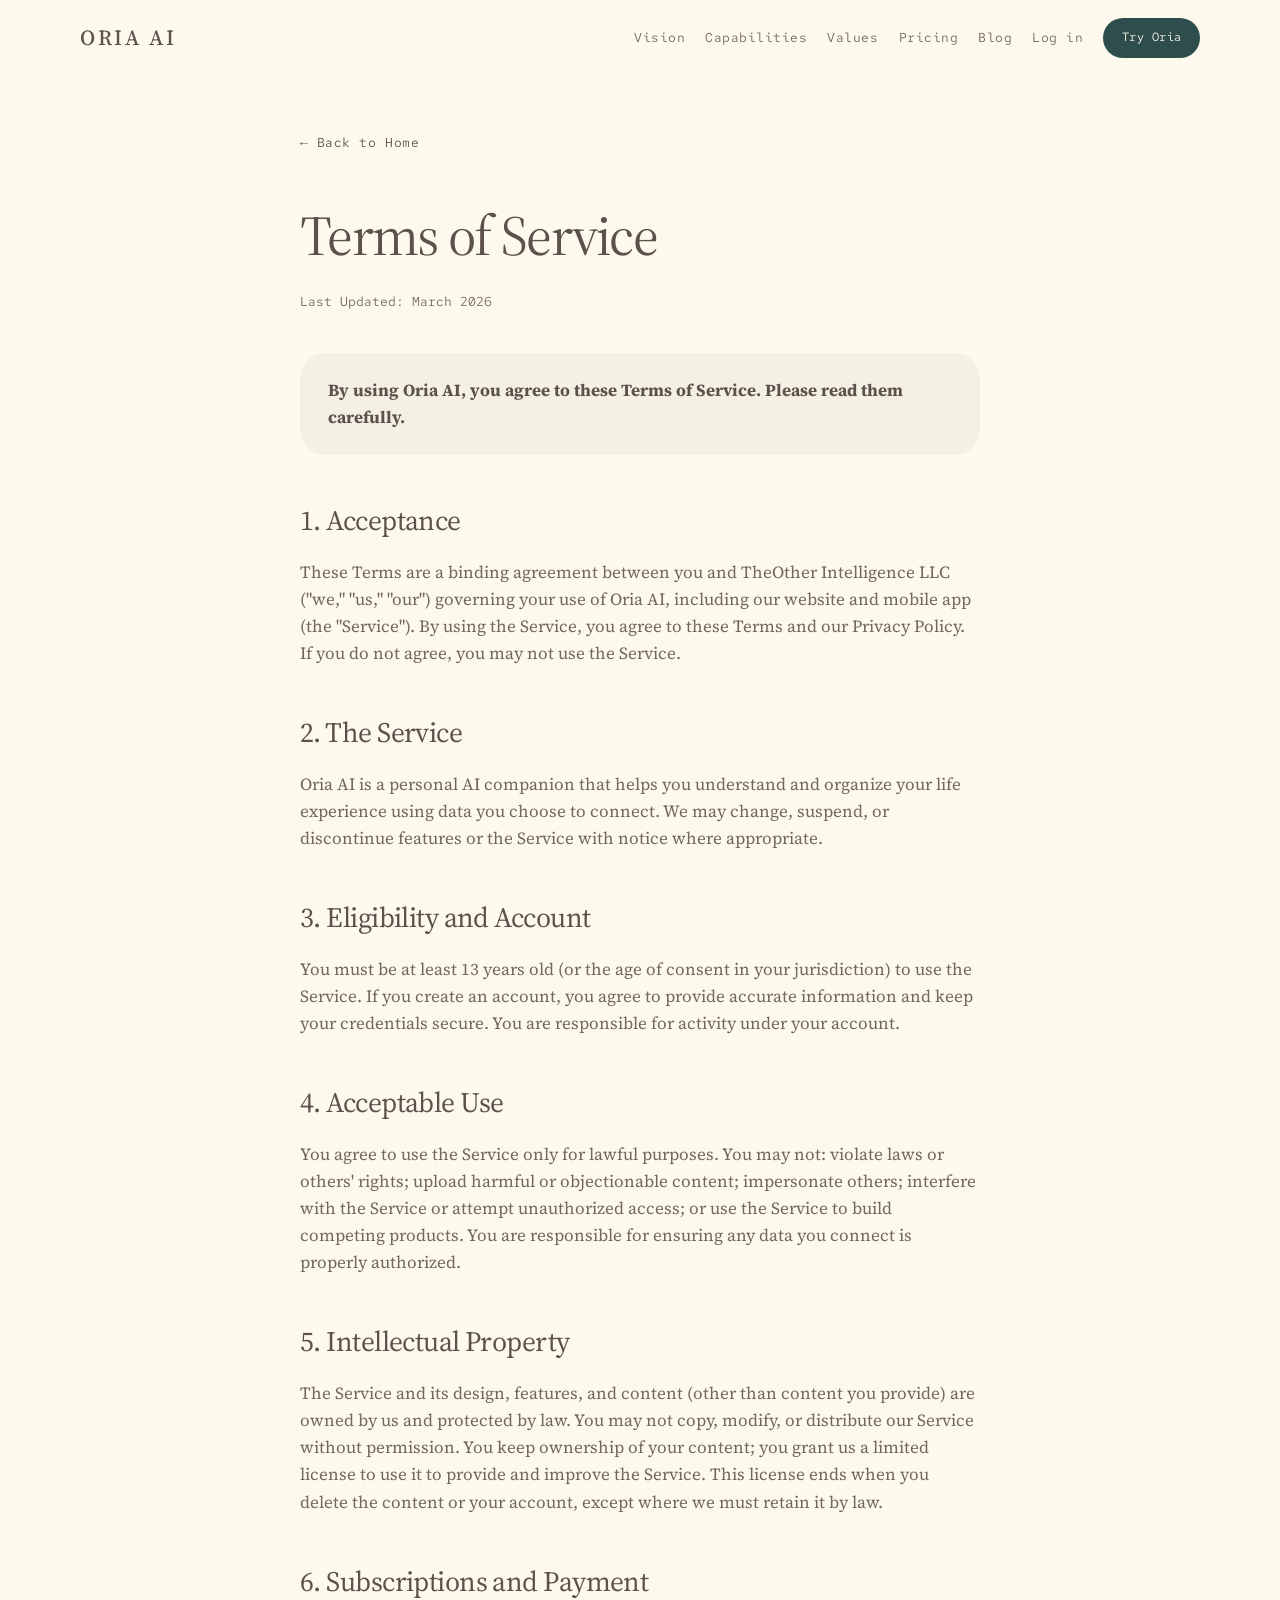
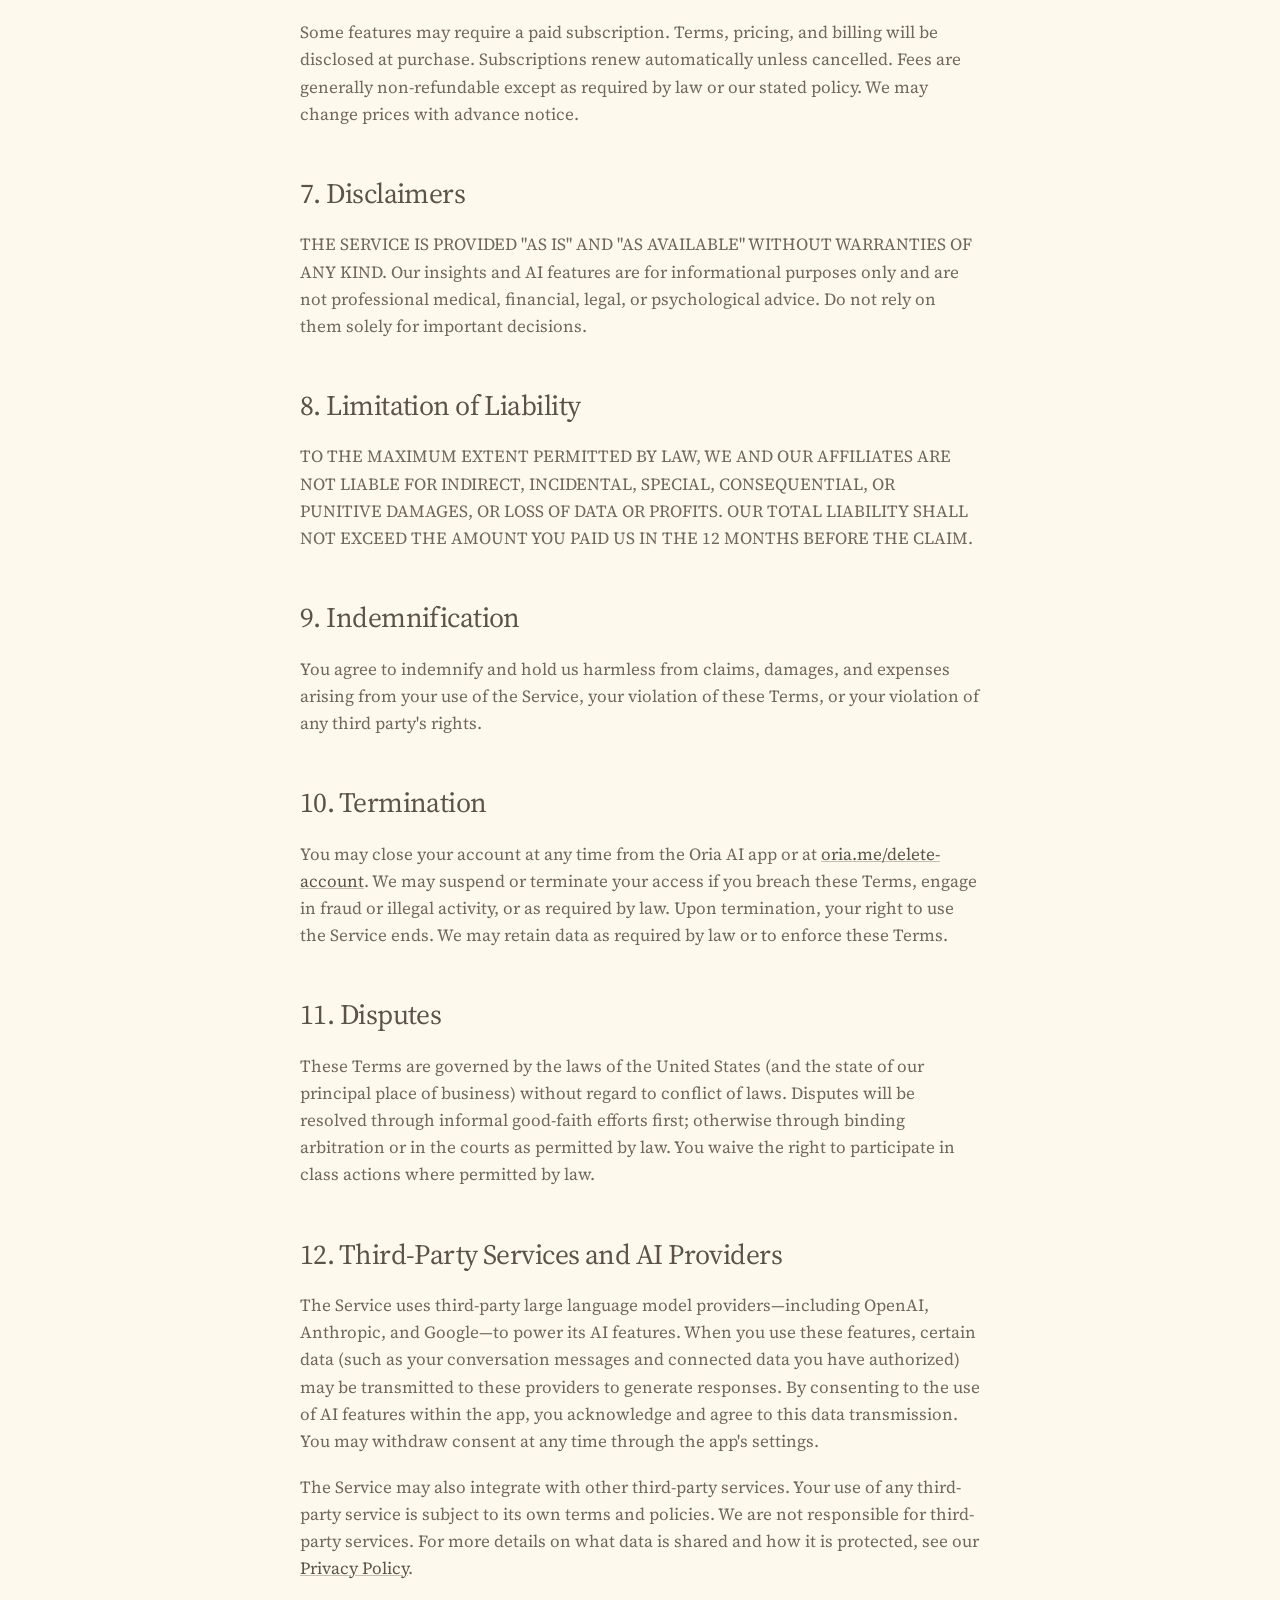
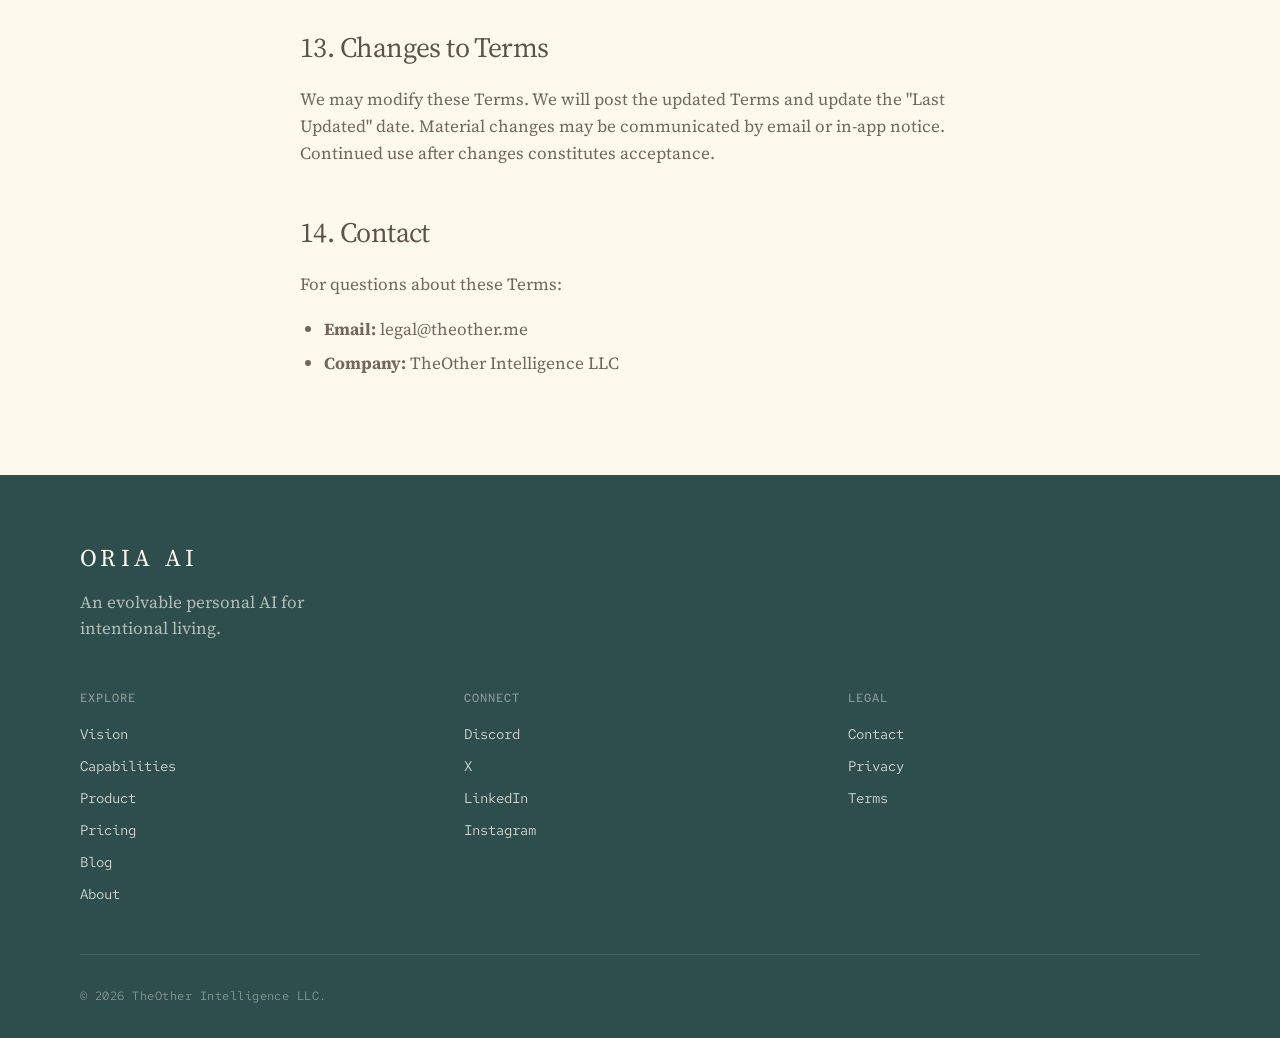
<file: terms.html>
<!DOCTYPE html>
<html lang="en">

<head>
<meta charset="UTF-8">
    <meta name="viewport" content="width=device-width, initial-scale=1.0">
    <title>Terms of Service - Oria AI</title>
    <meta name="description"
        content="Terms of Service for Oria AI - Terms and conditions for using our app and services.">
    <link rel="canonical" href="https://oria.me/terms">
    <link rel="icon" href="/assets/favicon.png" type="image/png">
    <link rel="stylesheet" href="/css/styles.css">
    <link rel="preconnect" href="https://fonts.googleapis.com">
    <link rel="preconnect" href="https://fonts.gstatic.com" crossorigin>
    <link href="https://fonts.googleapis.com/css2?family=Red+Hat+Mono:ital,wght@0,400;0,500;1,400&family=Source+Serif+4:ital,opsz,wght@0,8..60,400;0,8..60,500;1,8..60,400;1,8..60,500&display=swap" rel="stylesheet">

</head>

<body>
        <header class="site-header is-scrolled">
        <nav class="navbar" aria-label="Primary">
            <div class="nav-shell">
                <a href="/" class="brand-logo" aria-label="Oria AI home">ORIA AI</a>
                <div class="nav-links" id="nav-links">
                    <a href="/#vision" class="nav-item">Vision</a>
                    <a href="/#capabilities" class="nav-item">Capabilities</a>
                    <a href="/#values" class="nav-item">Values</a>
                    <a href="/pricing" class="nav-item">Pricing</a>
                    <a href="/blog/" class="nav-item">Blog</a>
                    <a href="/app/#/login" class="nav-item">Log in</a>
                    <a href="/product" class="nav-cta">Try Oria</a>
                </div>
                <button class="mobile-toggle" type="button" aria-label="Open menu" aria-expanded="false" aria-controls="nav-links">
                    <span></span><span></span>
                </button>
            </div>
        </nav>
    </header>


    <!-- Terms of Service Content -->
    <div class="legal-page">
        <a href="/" class="back-link">← Back to Home</a>

        <h1>Terms of Service</h1>
        <p class="last-updated">Last Updated: March 2026</p>

        <div class="highlight-box">
            <p><strong>By using Oria AI, you agree to these Terms of Service. Please read them carefully.</strong></p>
        </div>

        <h2>1. Acceptance</h2>
        <p>These Terms are a binding agreement between you and TheOther Intelligence LLC ("we," "us," "our") governing
            your use of Oria AI, including our website and mobile app (the "Service"). By using the Service, you agree
            to these Terms and our Privacy Policy. If you do not agree, you may not use the Service.</p>

        <h2>2. The Service</h2>
        <p>Oria AI is a personal AI companion that helps you understand and organize your life experience using data you
            choose to connect. We may change, suspend, or discontinue features or the Service with notice where
            appropriate.</p>

        <h2>3. Eligibility and Account</h2>
        <p>You must be at least 13 years old (or the age of consent in your jurisdiction) to use the Service. If you
            create an account, you agree to provide accurate information and keep your credentials secure. You are
            responsible for activity under your account.</p>

        <h2>4. Acceptable Use</h2>
        <p>You agree to use the Service only for lawful purposes. You may not: violate laws or others' rights; upload
            harmful or objectionable content; impersonate others; interfere with the Service or attempt unauthorized
            access; or use the Service to build competing products. You are responsible for ensuring any data you
            connect is properly authorized.</p>

        <h2>5. Intellectual Property</h2>
        <p>The Service and its design, features, and content (other than content you provide) are owned by us and
            protected by law. You may not copy, modify, or distribute our Service without permission. You keep ownership
            of your content; you grant us a limited license to use it to provide and improve the Service. This license
            ends when you delete the content or your account, except where we must retain it by law.</p>

        <h2>6. Subscriptions and Payment</h2>
        <p>Some features may require a paid subscription. Terms, pricing, and billing will be disclosed at purchase.
            Subscriptions renew automatically unless cancelled. Fees are generally non-refundable except as required by
            law or our stated policy. We may change prices with advance notice.</p>

        <h2>7. Disclaimers</h2>
        <p>THE SERVICE IS PROVIDED "AS IS" AND "AS AVAILABLE" WITHOUT WARRANTIES OF ANY KIND. Our insights and AI
            features are for informational purposes only and are not professional medical, financial, legal, or
            psychological advice. Do not rely on them solely for important decisions.</p>

        <h2>8. Limitation of Liability</h2>
        <p>TO THE MAXIMUM EXTENT PERMITTED BY LAW, WE AND OUR AFFILIATES ARE NOT LIABLE FOR INDIRECT, INCIDENTAL,
            SPECIAL, CONSEQUENTIAL, OR PUNITIVE DAMAGES, OR LOSS OF DATA OR PROFITS. OUR TOTAL LIABILITY SHALL NOT
            EXCEED THE AMOUNT YOU PAID US IN THE 12 MONTHS BEFORE THE CLAIM.</p>

        <h2>9. Indemnification</h2>
        <p>You agree to indemnify and hold us harmless from claims, damages, and expenses arising from your use of the
            Service, your violation of these Terms, or your violation of any third party's rights.</p>

        <h2>10. Termination</h2>
        <p>You may close your account at any time from the Oria AI app or at
            <a href="/delete-account">oria.me/delete-account</a>. We may suspend or terminate your access if you breach these Terms,
            engage in fraud or illegal activity, or as required by law. Upon termination, your right to use the Service
            ends. We may retain data as required by law or to enforce these Terms.</p>

        <h2>11. Disputes</h2>
        <p>These Terms are governed by the laws of the United States (and the state of our principal place of business)
            without regard to conflict of laws. Disputes will be resolved through informal good-faith efforts first;
            otherwise through binding arbitration or in the courts as permitted by law. You waive the right to
            participate in class actions where permitted by law.</p>

        <h2>12. Third-Party Services and AI Providers</h2>
        <p>The Service uses third-party large language model providers—including OpenAI, Anthropic, and Google—to
            power its AI features. When you use these features, certain data (such as your conversation messages and
            connected data you have authorized) may be transmitted to these providers to generate responses. By
            consenting to the use of AI features within the app, you acknowledge and agree to this data transmission.
            You may withdraw consent at any time through the app's settings.</p>
        <p>The Service may also integrate with other third-party services. Your use of any third-party service is
            subject to its own terms and policies. We are not responsible for third-party services. For more details on
            what data is shared and how it is protected, see our <a href="/privacy">Privacy Policy</a>.</p>

        <h2>13. Changes to Terms</h2>
        <p>We may modify these Terms. We will post the updated Terms and update the "Last Updated" date. Material
            changes may be communicated by email or in-app notice. Continued use after changes constitutes acceptance.
        </p>

        <h2>14. Contact</h2>
        <p>For questions about these Terms:</p>
        <ul>
            <li><strong>Email:</strong> legal@theother.me</li>
            <li><strong>Company:</strong> TheOther Intelligence LLC</li>
        </ul>
    </div>

    <!-- Refined Footer -->
    <footer class="site-footer">
        <div class="container footer-grid">
            <div class="footer-brand-block">
                <div class="footer-brand">ORIA AI</div>
                <p class="footer-tagline">An evolvable personal AI for intentional living.</p>
            </div>
            <div class="footer-cols">
                <div class="footer-col">
                    <p class="mono-label">Explore</p>
                    <a href="/#vision">Vision</a>
                    <a href="/#capabilities">Capabilities</a>
                    <a href="/product">Product</a>
                    <a href="/pricing">Pricing</a>
                    <a href="/blog/">Blog</a>
                    <a href="/about">About</a>
                </div>
                <div class="footer-col">
                    <p class="mono-label">Connect</p>
                    <a href="https://discord.gg/Vxzb2NW9nx" target="_blank" rel="noopener noreferrer">Discord</a>
                    <a href="https://x.com/OriaAI_official" target="_blank" rel="noopener noreferrer">X</a>
                    <a href="https://www.linkedin.com/company/theother-intelligence/" target="_blank" rel="noopener noreferrer">LinkedIn</a>
                    <a href="https://instagram.com/oriaai.official" target="_blank" rel="noopener noreferrer">Instagram</a>
                </div>
                <div class="footer-col">
                    <p class="mono-label">Legal</p>
                    <a href="/contact">Contact</a>
                    <a href="/privacy">Privacy</a>
                    <a href="/terms">Terms</a>
                </div>
            </div>
            <div class="footer-bottom">
                <span>&copy; 2026 TheOther Intelligence LLC.</span>
            </div>
        </div>
    </footer>

    <script src="/js/main.js"></script>
</body>

</html>
</file>
<file: css/styles.css>
/*
 * Oria AI — Editorial manuscript design language
 * Inspired by humanist AI storytelling: parchment canvases,
 * library-ink hero, watercolor art, serif display + mono chrome.
 */

*,
*::before,
*::after {
    margin: 0;
    padding: 0;
    box-sizing: border-box;
}

:root {
    --color-parchment: #fef9ed;
    --color-bone: #f5f0e4;
    --color-walnut: #5d524b;
    --color-cedar: #72675b;
    --color-linen: #cec7bc;
    --color-library-ink: #2e4d4d;
    --color-apricot-wash: #fbd3be;
    --color-faded-rose: #8c5462;
    --color-slate-lilac: #666583;

    --bg-canvas: var(--color-parchment);
    --bg-alt: var(--color-bone);
    --text-primary: var(--color-walnut);
    --text-secondary: var(--color-cedar);
    --text-tertiary: #9a9086;
    --accent-sage: #7a8f7a;
    --accent-gold: var(--color-apricot-wash);
    --accent-blue: #dfe6ea;
    --accent-dark: var(--color-library-ink);

    --font-serif: "Source Serif 4", "Source Serif Pro", "Iowan Old Style", Georgia, serif;
    --font-mono: "Red Hat Mono", "IBM Plex Mono", ui-monospace, monospace;
    --font-heading: var(--font-serif);
    --font-body: var(--font-serif);

    --radius-card: 25px;
    --radius-pill: 86px;
    --max-width: 1200px;
    --section-gap: clamp(5rem, 12vw, 8rem);
}

html {
    scroll-behavior: smooth;
}

body {
    font-family: var(--font-body);
    font-weight: 400;
    font-size: 1.0625rem;
    line-height: 1.55;
    color: var(--text-primary);
    background-color: var(--bg-canvas);
    overflow-x: hidden;
    -webkit-font-smoothing: antialiased;
    -moz-osx-font-smoothing: grayscale;
}

img {
    max-width: 100%;
    height: auto;
    display: block;
}

a {
    color: inherit;
}

.container {
    width: 100%;
    max-width: var(--max-width);
    margin: 0 auto;
    padding: 0 clamp(1.25rem, 4vw, 2.5rem);
}

.mono-label {
    font-family: var(--font-mono);
    font-size: 0.75rem;
    font-weight: 500;
    letter-spacing: 0.08em;
    text-transform: uppercase;
    color: var(--color-cedar);
    margin-bottom: 1rem;
}

.section-intro {
    margin: 0 auto clamp(2.5rem, 6vw, 4rem);
    max-width: 42rem;
    text-align: center;
}

.section-intro .mono-label {
    display: block;
}

.section-heading,
.display-heading {
    font-family: var(--font-serif);
    font-weight: 400;
    letter-spacing: -0.03em;
    line-height: 1.1;
    color: var(--color-walnut);
}

.section-heading {
    font-size: clamp(2.25rem, 5vw, 3.5rem);
}

.display-heading {
    font-size: clamp(3rem, 8vw, 5.5rem);
    letter-spacing: -0.04em;
}

.display-heading em {
    font-style: italic;
    color: var(--color-faded-rose);
}

.section-lede {
    margin-top: 1rem;
    font-size: 1.25rem;
    color: var(--color-cedar);
    line-height: 1.45;
}

.section-lede a,
.body-xl a,
.body-lg a {
    text-decoration: underline;
    text-underline-offset: 0.2em;
    text-decoration-color: rgba(93, 82, 75, 0.35);
}

.section-lede a:hover,
.body-xl a:hover,
.body-lg a:hover {
    text-decoration-color: var(--color-walnut);
}

.body-xl {
    font-size: clamp(1.35rem, 2.4vw, 1.75rem);
    line-height: 1.4;
    letter-spacing: -0.015em;
    margin-bottom: 1.5rem;
}

.body-lg {
    font-size: 1.2rem;
    line-height: 1.5;
    color: var(--color-cedar);
}

.btn-pill {
    display: inline-flex;
    align-items: center;
    justify-content: center;
    min-height: 3.25rem;
    padding: 0.85rem 1.75rem;
    border-radius: var(--radius-pill);
    font-family: var(--font-mono);
    font-size: 0.8125rem;
    font-weight: 500;
    letter-spacing: 0.02em;
    text-decoration: none;
    border: 1px solid transparent;
    transition: transform 0.35s ease, background 0.35s ease, color 0.35s ease, border-color 0.35s ease;
}

.btn-pill:hover {
    transform: scale(0.98);
}

.btn-pill-light {
    background: var(--color-parchment);
    color: var(--color-library-ink);
}

.btn-pill-light:hover {
    background: var(--color-bone);
}

.btn-pill-dark {
    background: var(--color-library-ink);
    color: var(--color-parchment);
}

.btn-pill-dark:hover {
    background: #243f3f;
}

.btn-text-link {
    font-family: var(--font-mono);
    font-size: 0.8125rem;
    letter-spacing: 0.04em;
    text-decoration: none;
    color: var(--color-apricot-wash);
    transition: opacity 0.3s ease;
}

.btn-text-link:hover {
    opacity: 0.75;
}

.btn-text-link.dark {
    color: var(--color-walnut);
}

.text-arrow {
    font-family: var(--font-mono);
    font-size: 0.8125rem;
    letter-spacing: 0.02em;
    text-decoration: none;
    color: var(--color-walnut);
    margin-top: auto;
    display: inline-block;
    transition: color 0.3s ease;
}

.text-arrow:hover {
    color: var(--color-faded-rose);
}

/* ——— Header / Nav ——— */
.site-header {
    position: fixed;
    top: 0;
    left: 0;
    right: 0;
    z-index: 100;
    transition: background 0.4s ease, backdrop-filter 0.4s ease;
}

.site-header.is-scrolled {
    background: rgba(254, 249, 237, 0.88);
    backdrop-filter: blur(14px);
    -webkit-backdrop-filter: blur(14px);
    border-bottom: 1px solid rgba(206, 199, 188, 0.55);
}

.site-header.is-over-hero:not(.is-scrolled) .brand-logo,
.site-header.is-over-hero:not(.is-scrolled) .nav-item,
.site-header.is-over-hero:not(.is-scrolled) .mobile-toggle span {
    color: var(--color-parchment);
}

.site-header.is-over-hero:not(.is-scrolled) .mobile-toggle span {
    background: var(--color-parchment);
}

.site-header.is-over-hero:not(.is-scrolled) .nav-cta {
    background: var(--color-parchment);
    color: var(--color-library-ink);
}

.navbar {
    padding: 1.1rem 0;
}

.nav-shell {
    width: 100%;
    max-width: var(--max-width);
    margin: 0 auto;
    padding: 0 clamp(1.25rem, 4vw, 2.5rem);
    display: flex;
    align-items: center;
    justify-content: space-between;
    gap: 1.5rem;
}

.brand-logo {
    font-family: var(--font-serif);
    font-size: 1.35rem;
    font-weight: 500;
    letter-spacing: 0.12em;
    text-decoration: none;
    color: var(--color-walnut);
    transition: color 0.3s ease;
}

    .nav-links {
        display: flex;
        align-items: center;
        gap: 1.25rem;
    }

.nav-item {
    font-family: var(--font-mono);
    font-size: 0.8125rem;
    letter-spacing: 0.04em;
    text-decoration: none;
    color: var(--color-cedar);
    transition: color 0.3s ease;
}

.nav-item:hover {
    color: var(--color-walnut);
}

.nav-item[aria-current="page"] {
    color: var(--color-walnut);
}

.nav-cta {
    display: inline-flex;
    align-items: center;
    min-height: 2.5rem;
    padding: 0.55rem 1.15rem;
    border-radius: var(--radius-pill);
    background: var(--color-library-ink);
    color: var(--color-parchment);
    font-family: var(--font-mono);
    font-size: 0.75rem;
    letter-spacing: 0.04em;
    text-decoration: none;
    transition: transform 0.3s ease, background 0.3s ease;
}

.nav-cta:hover {
    transform: scale(0.98);
}

.mobile-toggle {
    display: none;
    width: 2.5rem;
    height: 2.5rem;
    border: 0;
    background: transparent;
    cursor: pointer;
    flex-direction: column;
    justify-content: center;
    gap: 6px;
    padding: 0;
}

.mobile-toggle span {
    display: block;
    width: 1.25rem;
    height: 1.5px;
    background: var(--color-walnut);
    transition: background 0.3s ease;
}

/* ——— Hero ——— */
.hero {
    position: relative;
    min-height: 100vh;
    min-height: 100dvh;
    display: flex;
    align-items: center;
    justify-content: center;
    background: var(--color-library-ink);
    color: var(--color-parchment);
    overflow: hidden;
    padding: 7rem 1.5rem 6rem;
}

.hero-parallax {
    position: absolute;
    inset: -8% -4%;
    z-index: 0;
    pointer-events: none;
}

.hero-wash {
    width: 100%;
    height: 100%;
    object-fit: cover;
    opacity: 0.42;
    mix-blend-mode: soft-light;
    will-change: transform;
}

.hero-flow {
    position: absolute;
    inset: 0;
    width: 100%;
    height: 100%;
    opacity: 0;
    pointer-events: none;
}

.hero.has-liquid-hero .hero-wash {
    opacity: 0;
}

.hero.has-liquid-hero .hero-flow {
    opacity: 0.5;
    mix-blend-mode: soft-light;
}

.hero-inner {
    position: relative;
    z-index: 1;
    text-align: center;
    max-width: 56rem;
}

.hero-brand {
    font-family: var(--font-serif);
    font-size: clamp(1.5rem, 3vw, 2rem);
    letter-spacing: 0.28em;
    margin-bottom: 1.25rem;
    opacity: 0.92;
}

.hero-title {
    font-family: var(--font-serif);
    font-weight: 400;
    font-size: clamp(3.4rem, 11vw, 7.5rem);
    line-height: 0.95;
    letter-spacing: -0.045em;
    margin-bottom: 1.5rem;
}

.hero-italic {
    display: block;
    font-style: italic;
    color: var(--color-apricot-wash);
}

.hero-roman {
    display: block;
}

.hero-subtitle {
    max-width: 32rem;
    margin: 0 auto 2.25rem;
    font-size: clamp(1.05rem, 2vw, 1.25rem);
    line-height: 1.45;
    color: rgba(254, 249, 237, 0.78);
}

.hero-actions {
    display: flex;
    flex-wrap: wrap;
    align-items: center;
    justify-content: center;
    gap: 1.25rem 1.75rem;
}


.hero-scroll-hint {
    position: absolute;
    bottom: 1.75rem;
    left: 50%;
    transform: translateX(-50%);
    z-index: 3;
    font-family: var(--font-mono);
    font-size: 0.7rem;
    letter-spacing: 0.14em;
    text-transform: uppercase;
    color: rgba(254, 249, 237, 0.45);
    animation: scrollPulse 2.4s ease-in-out infinite;
}

@keyframes scrollPulse {
    0%,
    100% {
        opacity: 0.35;
        transform: translateX(-50%) translateY(0);
    }
    50% {
        opacity: 0.75;
        transform: translateX(-50%) translateY(4px);
    }
}

/* ——— Vision (big type + bg art) ——— */
.vision {
    padding: 0;
    background: var(--color-parchment);
}

.vision-pin {
    position: relative;
    min-height: 100vh;
    overflow: hidden;
}

.vision-bg {
    position: absolute;
    inset: 0;
    z-index: 0;
    pointer-events: none;
    background: var(--color-parchment);
}

.vision-bg-layer {
    position: absolute;
    inset: 0;
    width: 100%;
    height: 100%;
    object-fit: cover;
    object-position: center;
    opacity: 0;
    transform: scale(1.04);
    transition: opacity 0.85s cubic-bezier(0.22, 1, 0.36, 1), transform 1.1s cubic-bezier(0.22, 1, 0.36, 1);
    will-change: opacity, transform;
}

.vision-bg-layer.is-active {
    opacity: 0.68;
    transform: scale(1);
}

.vision-bg-veil {
    position: absolute;
    inset: 0;
    background:
        radial-gradient(ellipse at center, rgba(254, 249, 237, 0.08) 0%, rgba(254, 249, 237, 0.48) 62%, var(--color-parchment) 100%),
        linear-gradient(180deg, rgba(254, 249, 237, 0.22) 0%, rgba(254, 249, 237, 0.42) 100%);
}

/* Scattered data fragments that drift + converge on scroll */
.vision-fragments {
    position: absolute;
    inset: 0;
    z-index: 1;
    pointer-events: none;
}

.fragment {
    position: absolute;
    transform: translate(-50%, -50%);
    font-family: var(--font-mono);
    font-size: 0.75rem;
    letter-spacing: 0.06em;
    color: var(--color-cedar);
    background: rgba(254, 249, 237, 0.72);
    border: 1px solid var(--color-linen);
    border-radius: var(--radius-pill);
    padding: 0.4rem 0.9rem;
    white-space: nowrap;
    backdrop-filter: blur(4px);
    -webkit-backdrop-filter: blur(4px);
    box-shadow: 0 8px 24px rgba(46, 77, 77, 0.06);
    will-change: transform, opacity;
}

.vision-frame {
    position: relative;
    z-index: 2;
    min-height: 100vh;
    min-height: 100dvh;
    display: flex;
    flex-direction: column;
    justify-content: center;
    align-items: center;
    text-align: center;
    padding: 6rem 0 4rem;
}

.vision-eyebrow {
    margin-bottom: 2rem;
}

.vision-stage {
    position: relative;
    width: 100%;
    min-height: clamp(16rem, 46vh, 30rem);
    display: grid;
    place-items: center;
}

.vision-slide {
    grid-area: 1 / 1;
    width: 100%;
    max-width: 48rem;
    opacity: 0;
    visibility: hidden;
    transform: translateY(28px) scale(0.97);
    transition: opacity 0.45s ease, transform 0.55s cubic-bezier(0.22, 1, 0.36, 1), visibility 0.45s;
    pointer-events: none;
}

.vision-slide.is-active {
    opacity: 1;
    visibility: visible;
    transform: none;
    pointer-events: auto;
}

.vision-giant {
    font-family: var(--font-serif);
    font-weight: 400;
    font-size: clamp(3.75rem, 11vw, 7.5rem);
    line-height: 0.95;
    letter-spacing: -0.045em;
    color: var(--color-walnut);
}

.vision-giant em {
    font-style: italic;
    color: var(--color-faded-rose);
}

.vision-copy {
    font-size: clamp(1.35rem, 2.6vw, 1.85rem);
    line-height: 1.4;
    letter-spacing: -0.015em;
    color: var(--color-walnut);
    max-width: 36rem;
    margin: 0 auto;
}

.vision-copy a {
    text-decoration: underline;
    text-underline-offset: 0.2em;
    text-decoration-color: rgba(93, 82, 75, 0.35);
}

.vision-copy a:hover {
    text-decoration-color: var(--color-walnut);
}

.vision-progress {
    width: min(16rem, 50vw);
    height: 2px;
    background: var(--color-linen);
    border-radius: 2px;
    margin-top: 2.5rem;
    overflow: hidden;
}

.vision-progress-fill {
    display: block;
    height: 100%;
    width: 0%;
    background: var(--color-faded-rose);
}

/* ——— Capabilities (horizontal rail) ——— */
.capabilities {
    padding: 0;
    background: var(--color-bone);
    overflow: hidden;
}

.cap-pin {
    min-height: 100vh;
    display: flex;
    flex-direction: column;
    justify-content: center;
    padding: 5rem 0 3rem;
}

.cap-header {
    display: flex;
    flex-direction: column;
    align-items: center;
    gap: 1.25rem;
    margin-bottom: 2rem;
    text-align: center;
}

.cap-header .section-intro {
    margin: 0 auto;
    text-align: center;
    max-width: min(56rem, 92vw);
}

.cap-header .section-heading {
    font-size: clamp(2rem, 4.2vw, 3.15rem);
}

@media (min-width: 900px) {
    .cap-header .section-heading,
    .values-intro .section-heading {
        white-space: nowrap;
    }
}

.cap-meta {
    display: flex;
    flex-direction: column;
    align-items: center;
}

.cap-hint {
    margin-bottom: 0.75rem;
}

.cap-progress {
    width: 10rem;
    height: 2px;
    background: var(--color-linen);
    border-radius: 2px;
    margin: 0 auto;
    overflow: hidden;
}

.cap-progress-fill {
    display: block;
    height: 100%;
    width: 0%;
    background: var(--color-library-ink);
}

.cap-viewport {
    width: 100%;
    overflow: hidden;
    padding-left: max(0px, calc((100vw - var(--max-width)) / 2 + clamp(1.25rem, 4vw, 2.5rem)));
}

.cap-rail {
    display: flex;
    gap: 1.25rem;
    width: max-content;
    padding-right: clamp(1.25rem, 4vw, 2.5rem);
    will-change: transform;
}

.cap-card {
    width: max(320px, 25vw);
    flex: 0 0 max(320px, 25vw);
    background: var(--color-parchment);
    border-radius: var(--radius-card);
    padding: 1.5rem 1.5rem 1.75rem;
    display: flex;
    flex-direction: column;
    gap: 0.65rem;
    box-shadow: 0 18px 50px rgba(46, 77, 77, 0.06);
}

.cap-art {
    border-radius: 18px;
    overflow: hidden;
    aspect-ratio: 3 / 2;
    background: var(--color-bone);
    margin-bottom: 0.5rem;
}

.cap-art img {
    width: 100%;
    height: 100%;
    object-fit: cover;
    transition: transform 0.8s ease;
}

.cap-card:hover .cap-art img {
    transform: scale(1.04);
}

.cap-card h3 {
    font-size: clamp(2rem, 2.6vw, 2.75rem);
    font-weight: 400;
    letter-spacing: -0.025em;
    line-height: 1.05;
}

.cap-card p {
    color: var(--color-cedar);
    font-size: 1rem;
    line-height: 1.45;
    margin-bottom: 0.75rem;
}

/* ——— Mission ——— */
.mission {
    position: relative;
    min-height: 100vh;
    min-height: 100dvh;
    display: flex;
    align-items: center;
    padding: clamp(5rem, 12vw, 8rem) 0;
    background: linear-gradient(180deg, var(--color-apricot-wash) 0%, var(--color-parchment) 100%);
    overflow: hidden;
}

.mission-parallax {
    position: absolute;
    inset: 0;
    pointer-events: none;
}

.mission-orb {
    position: absolute;
    border-radius: 50%;
    filter: blur(80px);
    opacity: 0.5;
    will-change: transform;
}

.mission-orb-a {
    width: 460px;
    height: 460px;
    background: #f7c4b0;
    top: -100px;
    left: 6%;
}

.mission-orb-b {
    width: 400px;
    height: 400px;
    background: #d9e4d4;
    bottom: -80px;
    right: 6%;
}

.mission-orb-c {
    width: 300px;
    height: 300px;
    background: #e4d7ea;
    top: 40%;
    left: 44%;
    opacity: 0.4;
}

.mission-inner {
    position: relative;
    z-index: 1;
    max-width: 52rem;
    margin: 0 auto;
    text-align: center;
}

.mission-eyebrow {
    display: block;
    margin-bottom: 1.5rem;
}

.mission-heading {
    font-size: clamp(2.25rem, 5vw, 3.75rem);
    font-weight: 400;
    letter-spacing: -0.03em;
    line-height: 1.15;
    margin-bottom: 1.75rem;
}

.mission-heading em {
    font-style: italic;
    color: var(--color-faded-rose);
}

.mission-body {
    font-size: clamp(1.15rem, 2vw, 1.35rem);
    color: var(--color-cedar);
    line-height: 1.5;
    max-width: 40rem;
    margin: 0 auto;
}

/* ——— Ecosystem ——— */
.ecosystem {
    position: relative;
    min-height: 100vh;
    min-height: 100dvh;
    display: flex;
    align-items: center;
    padding: clamp(5rem, 12vw, 8rem) 0;
    background: var(--color-parchment);
    overflow: hidden;
}

.eco-parallax {
    position: absolute;
    inset: 0;
    pointer-events: none;
    z-index: 0;
}

.eco-orb {
    position: absolute;
    border-radius: 50%;
    filter: blur(90px);
    opacity: 0.4;
    will-change: transform;
}

.eco-orb-a {
    width: 380px;
    height: 380px;
    background: #dfe6ea;
    top: -60px;
    right: 12%;
}

.eco-orb-b {
    width: 320px;
    height: 320px;
    background: #f7d9cb;
    bottom: -40px;
    left: 8%;
}

.eco-inner {
    position: relative;
    z-index: 1;
    width: 100%;
}

.eco-grid {
    display: grid;
    grid-template-columns: repeat(4, 1fr);
    gap: 1.25rem;
}

.eco-col {
    background: rgba(245, 240, 228, 0.55);
    border: 1px solid var(--color-linen);
    border-radius: var(--radius-card);
    padding: 1.75rem 1.5rem;
    transition: transform 0.4s ease, box-shadow 0.4s ease;
}

.eco-col:hover {
    transform: translateY(-4px);
    box-shadow: 0 20px 50px rgba(46, 77, 77, 0.08);
}

.eco-col h3 {
    font-size: 1.2rem;
    font-weight: 500;
    letter-spacing: -0.02em;
    margin-bottom: 1.1rem;
    padding-bottom: 0.75rem;
    border-bottom: 1px solid var(--color-linen);
    text-align: center;
}

.eco-col ul {
    list-style: none;
    text-align: center;
}

.eco-col li {
    font-family: var(--font-mono);
    font-size: 0.875rem;
    color: var(--color-cedar);
    padding: 0.45rem 0;
    letter-spacing: 0.01em;
}

/* ——— Values (dramatic giant type) ——— */
.values {
    padding: 0;
    background: var(--color-library-ink);
    color: var(--color-parchment);
}

.values-pin {
    min-height: 100vh;
}

.values-frame {
    min-height: 100vh;
    display: flex;
    flex-direction: column;
    justify-content: center;
    align-items: center;
    padding: 6rem 0 4rem;
    text-align: center;
    position: relative;
}

.values-intro {
    margin-bottom: 1.25rem;
    max-width: min(56rem, 92vw);
    transition: opacity 0.35s ease, transform 0.35s ease;
}

.values-intro .section-heading {
    font-size: clamp(2rem, 4.2vw, 3.15rem);
}

.values-intro.is-dimmed {
    opacity: 0.28;
    transform: translateY(-8px);
}

.values .section-heading,
.values .mono-label {
    color: rgba(254, 249, 237, 0.72);
}

.values .section-heading {
    color: var(--color-parchment);
}

.values-stage {
    position: relative;
    width: 100%;
    min-height: clamp(16rem, 42vh, 28rem);
    display: grid;
    place-items: center;
}

.value-slide {
    grid-area: 1 / 1;
    width: 100%;
    max-width: 52rem;
    opacity: 0;
    visibility: hidden;
    transform: translateY(28px) scale(0.96);
    transition: opacity 0.45s ease, transform 0.55s cubic-bezier(0.22, 1, 0.36, 1), visibility 0.45s;
    pointer-events: none;
}

.value-slide.is-active {
    opacity: 1;
    visibility: visible;
    transform: none;
    pointer-events: auto;
}

.value-index {
    color: var(--color-apricot-wash);
    margin-bottom: 1rem;
}

.value-giant {
    font-family: var(--font-serif);
    font-weight: 400;
    font-size: clamp(4.5rem, 14vw, 9.5rem);
    line-height: 0.92;
    letter-spacing: -0.05em;
    margin-bottom: 1.5rem;
    color: var(--color-parchment);
}

.value-giant em {
    font-style: italic;
    color: var(--color-apricot-wash);
}

.value-blurb {
    max-width: 28rem;
    margin: 0 auto;
    font-size: clamp(1.1rem, 2vw, 1.35rem);
    line-height: 1.45;
    color: rgba(254, 249, 237, 0.72);
}

.values-progress {
    width: min(16rem, 50vw);
    height: 2px;
    background: rgba(254, 249, 237, 0.18);
    border-radius: 2px;
    margin-top: 2.5rem;
    overflow: hidden;
}

.values-progress-fill {
    display: block;
    height: 100%;
    width: 0%;
    background: var(--color-apricot-wash);
}

.philosophy {
    padding: var(--section-gap) 0;
    background: var(--color-parchment);
}

.philosophy-head {
    display: flex;
    align-items: flex-end;
    justify-content: space-between;
    gap: 2rem;
    margin-bottom: clamp(2.5rem, 5vw, 3.5rem);
    padding-bottom: 1.75rem;
    border-bottom: 1px solid var(--color-linen);
    flex-wrap: wrap;
}

.philosophy-intro {
    margin: 0;
    max-width: none;
    text-align: left;
}

.philosophy-intro .section-heading em {
    font-style: italic;
    color: var(--color-faded-rose);
}

.philosophy-all {
    font-family: var(--font-mono);
    font-size: 0.8125rem;
    letter-spacing: 0.04em;
    text-decoration: none;
    color: var(--color-walnut);
    white-space: nowrap;
    padding-bottom: 0.35rem;
    transition: color 0.3s ease, transform 0.3s ease;
}

.philosophy-all:hover {
    color: var(--color-faded-rose);
    transform: translateX(4px);
}

/* Editorial index — magazine-style rows */
.editorial-grid {
    display: flex;
    flex-direction: column;
}

.editorial-card {
    display: grid;
    grid-template-columns: 9rem 1fr auto;
    align-items: baseline;
    gap: 1.5rem 2rem;
    padding: 1.75rem 0.5rem;
    border-top: 1px solid var(--color-linen);
    text-decoration: none;
    transition: background 0.4s ease, padding-left 0.4s ease;
}

.editorial-card:last-child {
    border-bottom: 1px solid var(--color-linen);
}

.editorial-card:hover {
    background: linear-gradient(90deg, rgba(251, 211, 190, 0.22), rgba(251, 211, 190, 0));
    padding-left: 1.25rem;
}

.editorial-meta {
    font-family: var(--font-mono);
    font-size: 0.75rem;
    letter-spacing: 0.06em;
    text-transform: uppercase;
    color: var(--color-cedar);
    padding-top: 0.35rem;
}

.editorial-title {
    font-size: clamp(1.4rem, 2.6vw, 2rem);
    font-weight: 400;
    letter-spacing: -0.02em;
    line-height: 1.25;
}

.editorial-title a {
    text-decoration: none;
    color: var(--color-walnut);
    transition: color 0.3s ease;
}

.editorial-card:hover .editorial-title a {
    color: var(--color-faded-rose);
}

.editorial-link {
    align-self: center;
    font-family: var(--font-mono);
    font-size: 0.8125rem;
    letter-spacing: 0.03em;
    text-decoration: none;
    color: var(--color-cedar);
    white-space: nowrap;
    opacity: 0;
    transform: translateX(-6px);
    transition: opacity 0.3s ease, transform 0.3s ease, color 0.3s ease;
}

.editorial-card:hover .editorial-link {
    opacity: 1;
    transform: translateX(0);
    color: var(--color-walnut);
}

/* ——— Resolution / Newsletter ——— */
.resolution {
    padding: var(--section-gap) 0;
    background: var(--color-bone);
}

.resolution-center {
    max-width: 40rem;
    margin: 0 auto;
    text-align: center;
}

.resolution-actions {
    justify-content: center;
}

.resolution-form-block {
    margin-top: 3.5rem;
    text-align: center;
}

.resolution-form-block .minimal-form {
    max-width: 28rem;
    margin: 0 auto;
}

.resolution-title {
    font-size: clamp(2rem, 4vw, 3rem);
    font-weight: 400;
    letter-spacing: -0.03em;
    line-height: 1.15;
    margin-bottom: 1rem;
}

.resolution-title em {
    font-style: italic;
    color: var(--color-faded-rose);
}

.resolution-desc {
    color: var(--color-cedar);
    margin-bottom: 1.75rem;
    font-size: 1.1rem;
}

.resolution-actions {
    display: flex;
    flex-wrap: wrap;
    align-items: center;
    gap: 1.25rem;
}

.form-heading {
    font-size: 1.75rem;
    font-weight: 400;
    letter-spacing: -0.02em;
    margin-bottom: 0.5rem;
}

.form-lede {
    color: var(--color-cedar);
    margin-bottom: 1.5rem;
}

.minimal-form {
    width: 100%;
}

.form-wrapper {
    display: flex;
    align-items: stretch;
    gap: 0.5rem;
    background: var(--color-parchment);
    border: 1px solid var(--color-linen);
    border-radius: var(--radius-pill);
    padding: 0.35rem;
}

.minimal-input {
    flex: 1;
    border: 0;
    background: transparent;
    padding: 0.85rem 1.15rem;
    font-family: var(--font-serif);
    font-size: 1rem;
    color: var(--color-walnut);
    outline: none;
    min-width: 0;
}

.minimal-input::placeholder {
    color: var(--color-linen);
}

.minimal-submit {
    border: 0;
    border-radius: var(--radius-pill);
    background: var(--color-library-ink);
    color: var(--color-parchment);
    font-family: var(--font-mono);
    font-size: 0.8125rem;
    letter-spacing: 0.03em;
    padding: 0.85rem 1.35rem;
    cursor: pointer;
    transition: transform 0.3s ease, background 0.3s ease;
}

.minimal-submit:hover {
    transform: scale(0.98);
}

.minimal-submit:disabled {
    opacity: 0.65;
    cursor: wait;
}

.waitlist-message {
    margin-top: 0.85rem;
    font-family: var(--font-mono);
    font-size: 0.8125rem;
    min-height: 1.25rem;
    transition: opacity 0.3s ease;
}

.waitlist-message.success {
    color: #4a6b4a;
}

.waitlist-message.error {
    color: var(--color-faded-rose);
}

/* ——— Footer ——— */
.site-footer,
.minimal-footer {
    background: var(--color-library-ink);
    color: var(--color-parchment);
    padding: 4rem 0 2rem;
}

.footer-grid {
    display: grid;
    gap: 3rem;
}

.footer-brand {
    font-family: var(--font-serif);
    font-size: 1.5rem;
    letter-spacing: 0.18em;
    margin-bottom: 0.75rem;
}

.footer-tagline {
    color: rgba(254, 249, 237, 0.65);
    max-width: 18rem;
}

.footer-cols {
    display: grid;
    grid-template-columns: repeat(3, 1fr);
    gap: 2rem;
}

.footer-col {
    display: flex;
    flex-direction: column;
    gap: 0.65rem;
}

.footer-col .mono-label {
    color: rgba(254, 249, 237, 0.45);
    margin-bottom: 0.35rem;
}

.footer-col a {
    font-family: var(--font-mono);
    font-size: 0.875rem;
    text-decoration: none;
    color: rgba(254, 249, 237, 0.82);
    transition: color 0.3s ease;
}

.footer-col a:hover {
    color: var(--color-apricot-wash);
}

.footer-bottom {
    padding-top: 2rem;
    border-top: 1px solid rgba(254, 249, 237, 0.12);
    font-family: var(--font-mono);
    font-size: 0.75rem;
    letter-spacing: 0.04em;
    color: rgba(254, 249, 237, 0.45);
}

/* Legacy footer structure used on secondary pages */
.footer-container {
    display: flex;
    flex-direction: column;
    gap: 2rem;
}

.footer-top {
    display: flex;
    justify-content: space-between;
    align-items: center;
    gap: 1.5rem;
    flex-wrap: wrap;
}

.footer-social {
    display: flex;
    flex-wrap: wrap;
    gap: 1.25rem;
}

.footer-social a,
.footer-legal a {
    font-family: var(--font-mono);
    font-size: 0.8125rem;
    text-decoration: none;
    color: rgba(254, 249, 237, 0.8);
}

.footer-social a:hover,
.footer-legal a:hover {
    color: var(--color-apricot-wash);
}

.footer-copy {
    font-family: var(--font-mono);
    font-size: 0.75rem;
    color: rgba(254, 249, 237, 0.45);
}

.footer-legal {
    display: flex;
    gap: 1.25rem;
    flex-wrap: wrap;
}

.footer-bottom {
    display: flex;
    justify-content: space-between;
    align-items: center;
    gap: 1rem;
    flex-wrap: wrap;
}

/* ——— Secondary / legal pages ——— */
.background-canvas {
    display: none;
}

.legal-page {
    max-width: 760px;
    margin: 0 auto;
    padding: 8rem clamp(1.25rem, 4vw, 2.5rem) 5rem;
}

.legal-page h1 {
    font-size: clamp(2.5rem, 5vw, 3.5rem);
    font-weight: 400;
    letter-spacing: -0.03em;
    margin-bottom: 0.75rem;
}

.legal-page .last-updated {
    font-family: var(--font-mono);
    font-size: 0.8125rem;
    color: var(--color-cedar);
    margin-bottom: 2.5rem;
}

.legal-page h2 {
    font-size: 1.75rem;
    font-weight: 400;
    letter-spacing: -0.02em;
    margin: 2.75rem 0 1rem;
}

.legal-page h3 {
    font-size: 1.25rem;
    font-weight: 500;
    margin: 2rem 0 0.75rem;
}

.legal-page p,
.legal-page ul,
.legal-page ol {
    margin-bottom: 1.15rem;
    color: var(--color-cedar);
    line-height: 1.6;
}

.legal-page ul,
.legal-page ol {
    padding-left: 1.5rem;
}

.legal-page li {
    margin-bottom: 0.4rem;
}

.legal-page a {
    color: var(--color-walnut);
    text-decoration-color: rgba(93, 82, 75, 0.35);
}

.legal-page a:hover {
    color: var(--color-faded-rose);
}

.legal-page .highlight-box {
    background: var(--color-bone);
    border-radius: var(--radius-card);
    padding: 1.5rem 1.75rem;
    margin: 2rem 0;
}

.legal-page .highlight-box p {
    margin: 0;
    color: var(--color-walnut);
}

.legal-page .delete-steps {
    background: var(--color-bone);
    border-radius: var(--radius-card);
    padding: 1.35rem 1.75rem 1.35rem 2.5rem;
}

.legal-page .delete-steps li {
    margin-bottom: 0.75rem;
}

.legal-page .delete-steps li:last-child {
    margin-bottom: 0;
}

.delete-panel {
    background: var(--color-bone);
    border-radius: var(--radius-card);
    padding: 1.75rem 1.75rem 2rem;
    margin: 2.5rem 0;
}

.delete-panel h2 {
    margin-top: 0;
}

.delete-form {
    display: flex;
    flex-direction: column;
    gap: 0.85rem;
    max-width: 28rem;
}

.delete-field {
    display: flex;
    flex-direction: column;
    gap: 0.4rem;
}

.delete-field span {
    font-family: var(--font-mono);
    font-size: 0.75rem;
    font-weight: 500;
    letter-spacing: 0.08em;
    text-transform: uppercase;
    color: var(--color-cedar);
}

.delete-field input {
    border: 1px solid var(--color-linen);
    background: var(--color-parchment);
    border-radius: 12px;
    padding: 0.85rem 1rem;
    font-family: var(--font-serif);
    font-size: 1rem;
    color: var(--color-walnut);
}

.delete-field input:focus {
    outline: 2px solid var(--color-library-ink);
    outline-offset: 1px;
}

.delete-oauth-row {
    display: flex;
    flex-wrap: wrap;
    gap: 0.75rem;
    margin: 1rem 0 0.5rem;
}

.delete-or {
    font-family: var(--font-mono);
    font-size: 0.75rem;
    letter-spacing: 0.08em;
    text-transform: uppercase;
    color: var(--color-cedar);
    margin: 1rem 0 0.5rem;
}

.delete-check {
    display: flex;
    align-items: flex-start;
    gap: 0.7rem;
    color: var(--color-walnut);
}

.delete-check input {
    margin-top: 0.35rem;
    accent-color: var(--color-faded-rose);
}

.delete-actions {
    display: flex;
    flex-wrap: wrap;
    align-items: center;
    gap: 1rem;
}

.btn-pill-danger {
    background: var(--color-faded-rose);
    color: var(--color-parchment);
    border: 0;
    cursor: pointer;
}

.btn-pill-danger:hover {
    background: #734250;
}

.delete-panel .btn-pill {
    border: 0;
    cursor: pointer;
    width: fit-content;
}

.delete-panel .btn-pill:disabled {
    opacity: 0.6;
    cursor: wait;
}

.delete-signed-as {
    color: var(--color-walnut);
}

.delete-status {
    font-family: var(--font-mono);
    font-size: 0.8125rem;
    line-height: 1.5;
    margin: 1rem 0 0;
}

.delete-status.is-error {
    color: var(--color-faded-rose);
}

.delete-status.is-success {
    color: var(--color-library-ink);
}

.back-link {
    display: inline-flex;
    align-items: center;
    gap: 0.5rem;
    font-family: var(--font-mono);
    font-size: 0.8125rem;
    letter-spacing: 0.04em;
    text-decoration: none;
    color: var(--color-cedar);
    margin-bottom: 2.5rem;
}

.back-link:hover {
    color: var(--color-walnut);
}

/* ——— Blog listing / posts ——— */
.blog-hero,
.blog-index,
.blog-listing,
.blog-post {
    padding: 9rem 0 5rem;
}

.blog-listing .section-header h1,
.blog-hero .section-title,
.blog-index .section-title {
    font-size: clamp(2.5rem, 6vw, 4rem);
    font-weight: 400;
    letter-spacing: -0.035em;
}

.blog-listing .section-header p {
    color: var(--color-cedar);
    font-size: 1.2rem;
    margin-top: 0.75rem;
    max-width: 36rem;
}

/* Blog listing — editorial index (mirrors homepage field notes) */
.blog-grid {
    display: flex;
    flex-direction: column;
    margin-top: 3rem;
}

.blog-card {
    display: grid;
    grid-template-columns: 9rem 1fr auto;
    align-items: baseline;
    column-gap: 2rem;
    padding: 2rem 0.5rem;
    border-top: 1px solid var(--color-linen);
    transition: background 0.4s ease, padding-left 0.4s ease;
}

.blog-card:last-child {
    border-bottom: 1px solid var(--color-linen);
}

.blog-card:hover {
    background: linear-gradient(90deg, rgba(251, 211, 190, 0.22), rgba(251, 211, 190, 0));
    padding-left: 1.25rem;
}

.blog-card-meta {
    grid-column: 1;
    grid-row: 1 / 3;
    font-family: var(--font-mono);
    font-size: 0.75rem;
    letter-spacing: 0.06em;
    text-transform: uppercase;
    color: var(--color-cedar);
    padding-top: 0.5rem;
}

.blog-card > h2 {
    grid-column: 2;
    grid-row: 1;
    font-size: clamp(1.4rem, 2.6vw, 2rem);
    font-weight: 400;
    letter-spacing: -0.02em;
    line-height: 1.25;
}

.blog-card > h2 a {
    text-decoration: none;
    color: var(--color-walnut);
    transition: color 0.3s ease;
}

.blog-card:hover > h2 a {
    color: var(--color-faded-rose);
}

.blog-card > p {
    grid-column: 2;
    grid-row: 2;
    color: var(--color-cedar);
    font-size: 1rem;
    line-height: 1.5;
    margin-top: 0.6rem;
    max-width: 48rem;
}

.blog-read-more {
    grid-column: 3;
    grid-row: 1 / 3;
    align-self: center;
    font-family: var(--font-mono);
    font-size: 0.8125rem;
    letter-spacing: 0.03em;
    text-decoration: none;
    color: var(--color-cedar);
    white-space: nowrap;
    opacity: 0;
    transform: translateX(-6px);
    transition: opacity 0.3s ease, transform 0.3s ease, color 0.3s ease;
}

.blog-read-more i {
    display: none;
}

.blog-read-more::after {
    content: "→";
    margin-left: 0.35rem;
}

.blog-card:hover .blog-read-more {
    opacity: 1;
    transform: none;
    color: var(--color-walnut);
}

.blog-card-date,
.blog-post-date {
    font-family: var(--font-mono);
    font-size: 0.75rem;
    letter-spacing: 0.06em;
    text-transform: uppercase;
    color: var(--color-cedar);
    margin-bottom: 1rem;
}

.blog-card-title {
    font-size: 1.35rem;
    font-weight: 400;
    letter-spacing: -0.02em;
    line-height: 1.3;
    margin-bottom: 1rem;
}

.blog-card-title a,
.blog-post-related-title a {
    text-decoration: none;
    color: var(--color-walnut);
}

.blog-card-excerpt {
    color: var(--color-cedar);
    margin-bottom: 1.5rem;
}

.blog-post-related-link {
    margin-top: auto;
    font-family: var(--font-mono);
    font-size: 0.8125rem;
    letter-spacing: 0.03em;
    text-decoration: none;
    color: var(--color-walnut);
    align-self: flex-start;
}

.container-narrow {
    max-width: 800px;
    margin: 0 auto;
    padding: 0 clamp(1.25rem, 4vw, 2.5rem);
}

.blog-post-title {
    font-size: clamp(2.25rem, 5vw, 3.75rem);
    font-weight: 400;
    letter-spacing: -0.035em;
    line-height: 1.1;
    margin-bottom: 1.5rem;
}

.blog-post-lead {
    font-size: 1.25rem;
    color: var(--color-cedar);
    padding-bottom: 2rem;
    border-bottom: 1px solid var(--color-linen);
    margin-bottom: 2rem;
}

.blog-post-byline {
    font-size: 0.95rem;
    color: var(--color-cedar);
    margin-bottom: 1.25rem;
}

.blog-post-byline a {
    color: var(--color-walnut);
}

.blog-post-body {
    font-size: 1.125rem;
    line-height: 1.7;
}

.blog-post-body p {
    margin-bottom: 1.5rem;
}

.blog-post-body h2 {
    font-size: 1.85rem;
    font-weight: 400;
    letter-spacing: -0.02em;
    margin: 3.5rem 0 1.25rem;
}

.blog-post-body h3 {
    font-size: 1.35rem;
    font-weight: 500;
    margin: 2.5rem 0 1rem;
}

.blog-post-body ul,
.blog-post-body ol {
    margin-bottom: 1.5rem;
    padding-left: 1.5rem;
}

.blog-post-body li {
    margin-bottom: 0.45rem;
}

.blog-post-body blockquote {
    font-size: 1.35rem;
    font-style: italic;
    color: var(--color-cedar);
    border-left: 2px solid var(--color-apricot-wash);
    padding-left: 1.5rem;
    margin: 2.5rem 0;
}

.blog-post-body a {
    color: var(--color-walnut);
    text-underline-offset: 0.2em;
}

.blog-post-related {
    margin-top: 4rem;
    padding-top: 3rem;
    border-top: 1px solid var(--color-linen);
}

.blog-post-related h2 {
    font-size: 1.75rem;
    font-weight: 400;
    margin-bottom: 2rem;
}

.blog-post-related-grid {
    display: grid;
    grid-template-columns: repeat(auto-fit, minmax(240px, 1fr));
    gap: 1.5rem;
}

.blog-post-related-card {
    background: var(--color-bone);
    border-radius: var(--radius-card);
    padding: 1.5rem;
    display: flex;
    flex-direction: column;
    gap: 1rem;
}

.blog-post-cta {
    margin-top: 4rem;
    padding: 2.5rem;
    background: var(--color-bone);
    border-radius: var(--radius-card);
    text-align: center;
}

.blog-post-cta-text {
    margin-bottom: 1.25rem;
    font-size: 1.15rem;
}

.blog-post-cta-actions {
    display: flex;
    flex-wrap: wrap;
    justify-content: center;
    gap: 0.75rem 1rem;
}

.blog-post-cta-link {
    display: inline-flex;
    align-items: center;
    min-height: 3rem;
    padding: 0.75rem 1.5rem;
    border-radius: var(--radius-pill);
    background: var(--color-library-ink);
    color: var(--color-parchment);
    text-decoration: none;
    font-family: var(--font-mono);
    font-size: 0.8125rem;
}

/* ——— Invite page ——— */
.invite-page {
    display: grid;
    place-items: center;
    min-height: 100vh;
    background: var(--color-parchment);
    padding: 2rem;
}

.invite-card {
    width: 100%;
    max-width: 520px;
    background: var(--color-bone);
    border-radius: var(--radius-card);
    padding: 3.5rem 2.5rem;
    text-align: center;
}

.invite-card>p:first-child {
    font-family: var(--font-mono);
    font-size: 0.75rem;
    letter-spacing: 0.1em;
    text-transform: uppercase;
    color: var(--color-cedar);
    margin-bottom: 1rem;
}

.invite-card h1 {
    font-size: 2.5rem;
    font-weight: 400;
    letter-spacing: -0.03em;
    margin-bottom: 1rem;
}

#status-text {
    color: var(--color-cedar);
    margin-bottom: 1.5rem;
}

.invite-code {
    display: inline-flex;
    border: 1px solid var(--color-linen);
    border-radius: 12px;
    padding: 0.75rem 1.75rem;
    letter-spacing: 0.22em;
    font-family: var(--font-mono);
    font-size: 1.25rem;
    margin: 1rem 0 2rem;
    background: var(--color-parchment);
}

.invite-actions {
    display: grid;
    gap: 1rem;
}

.invite-btn {
    display: inline-flex;
    justify-content: center;
    align-items: center;
    gap: 0.5rem;
    min-height: 54px;
    border-radius: var(--radius-pill);
    border: 1px solid var(--color-linen);
    text-decoration: none;
    color: var(--color-walnut);
    background: transparent;
    cursor: pointer;
    font-family: var(--font-mono);
    font-size: 0.875rem;
}

.invite-btn-primary {
    background: var(--color-library-ink);
    color: var(--color-parchment);
    border-color: var(--color-library-ink);
}

.invite-btn:not(.invite-btn-primary):hover {
    background: rgba(93, 82, 75, 0.04);
}

.invite-app-store-btn {
    padding: 0.5rem;
    border: none;
    background: transparent;
}

.invite-hint {
    font-size: 0.875rem;
    color: var(--color-cedar);
    margin-top: 2rem;
}

.invite-wechat-notice {
    margin-bottom: 1.5rem;
    padding: 1.25rem;
    background: rgba(251, 211, 190, 0.35);
    border-radius: 16px;
    color: var(--color-cedar);
    font-size: 0.875rem;
    text-align: left;
}

.hidden {
    display: none !important;
}

/* ——— Product / Pricing pages ——— */
.hero.page-hero {
    min-height: 100vh;
    min-height: 100dvh;
    padding: 8rem 1.5rem 5.5rem;
}

.hero.page-hero .hero-title {
    font-size: clamp(2.5rem, 7vw, 5.25rem);
}

.hero.page-hero .hero-subtitle {
    max-width: 36rem;
}

.product-functions {
    padding: var(--section-gap) 0;
    background: var(--color-parchment);
}

.feature-row {
    display: grid;
    grid-template-columns: minmax(0, 1fr) minmax(0, 1fr);
    gap: clamp(2rem, 5vw, 4.5rem);
    align-items: center;
    padding: clamp(2.5rem, 6vw, 4.5rem) 0;
    border-top: 1px solid var(--color-linen);
}

.feature-row:last-child {
    padding-bottom: 0;
}

.feature-row.is-reverse .feature-art {
    order: 2;
}

.feature-art {
    border-radius: var(--radius-card);
    overflow: hidden;
    aspect-ratio: 1;
    background: var(--color-bone);
}

.feature-art img {
    width: 100%;
    height: 100%;
    object-fit: cover;
}

.feature-copy h3 {
    font-family: var(--font-serif);
    font-weight: 400;
    font-size: clamp(1.85rem, 3.4vw, 2.65rem);
    letter-spacing: -0.03em;
    line-height: 1.12;
    margin-bottom: 1rem;
}

.feature-copy p {
    color: var(--color-cedar);
    font-size: 1.1rem;
    line-height: 1.5;
    margin-bottom: 0.85rem;
}

.feature-limit {
    font-family: var(--font-mono);
    font-size: 0.8125rem;
    letter-spacing: 0.02em;
    color: var(--color-walnut);
}

.feature-limit a {
    color: var(--color-walnut);
    text-underline-offset: 0.2em;
}

.feature-limit a:hover {
    color: var(--color-faded-rose);
}

.product-pricing-link {
    display: inline-block;
    margin-top: 1.75rem;
}

.pricing-compare {
    padding: var(--section-gap) 0 0;
    background: var(--color-parchment);
}

.compare-list {
    max-width: 46rem;
    margin: 0 auto;
}

.compare-row {
    display: grid;
    grid-template-columns: minmax(8rem, 0.7fr) 1fr;
    gap: 1.5rem 2rem;
    align-items: start;
    padding: 1.75rem 0;
    border-top: 1px solid var(--color-linen);
}

.compare-row:last-child {
    border-bottom: 1px solid var(--color-linen);
}

.compare-row h3 {
    font-family: var(--font-serif);
    font-weight: 400;
    font-size: clamp(1.5rem, 2.6vw, 2rem);
    letter-spacing: -0.02em;
    line-height: 1.2;
}

.compare-split {
    display: grid;
    gap: 0.85rem;
}

.compare-split p {
    color: var(--color-cedar);
    line-height: 1.45;
}

.compare-split .mono-label {
    display: block;
    margin-bottom: 0.25rem;
}

.pricing-plans {
    position: relative;
    padding: var(--section-gap) 0;
    background: linear-gradient(180deg, var(--color-parchment) 0%, var(--color-apricot-wash) 42%, var(--color-parchment) 100%);
    overflow: hidden;
}

.plans-parallax {
    position: absolute;
    inset: 0;
    pointer-events: none;
}

.plans-orb {
    position: absolute;
    border-radius: 50%;
    filter: blur(80px);
    opacity: 0.45;
}

.plans-orb-a {
    width: 420px;
    height: 420px;
    background: #f7c4b0;
    top: 8%;
    left: -4%;
}

.plans-orb-b {
    width: 360px;
    height: 360px;
    background: #d9e4d4;
    bottom: 4%;
    right: -2%;
}

.plans-orb-c {
    width: 260px;
    height: 260px;
    background: #e4d7ea;
    top: 46%;
    left: 48%;
    opacity: 0.35;
}

.plans-inner {
    position: relative;
    z-index: 1;
}

.plan-grid {
    display: grid;
    grid-template-columns: repeat(2, minmax(0, 1fr));
    gap: 1.25rem;
    max-width: 40rem;
    margin: 0 auto 1.75rem;
}

.plan-option {
    background: rgba(254, 249, 237, 0.86);
    border: 1px solid rgba(93, 82, 75, 0.22);
    border-radius: var(--radius-card);
    padding: 2rem 1.75rem 1.85rem;
    text-align: center;
}

.plan-option.is-featured {
    border-color: var(--color-library-ink);
}

.plan-option h3 {
    font-family: var(--font-serif);
    font-weight: 400;
    font-size: 1.65rem;
    letter-spacing: -0.02em;
    margin-bottom: 0.65rem;
}

.plan-price {
    font-family: var(--font-serif);
    font-size: clamp(2.5rem, 5vw, 3.25rem);
    letter-spacing: -0.04em;
    line-height: 1;
    color: var(--color-walnut);
}

.plan-rate {
    margin-top: 0.55rem;
    font-family: var(--font-mono);
    font-size: 0.8125rem;
    letter-spacing: 0.04em;
    color: var(--color-cedar);
}

.plans-note {
    max-width: 32rem;
    margin: 0 auto 1.75rem;
    text-align: center;
    color: var(--color-cedar);
    font-size: 1.05rem;
    line-height: 1.5;
}

.plans-actions {
    justify-content: center;
}

.plans-inner .product-pricing-link {
    display: flex;
    justify-content: center;
}

/* ——— Responsive ——— */
@media (max-width: 960px) {
    .featured-card {
        grid-template-columns: 1fr;
    }

    .featured-copy {
        padding: 0 1.5rem 1.75rem;
    }

    .cap-header {
        flex-direction: column;
        align-items: center;
        text-align: center;
    }

    .cap-header .section-intro {
        text-align: center;
        margin-left: auto;
        margin-right: auto;
    }

    .cap-meta {
        text-align: center;
    }

    .cap-progress {
        margin-left: auto;
        margin-right: auto;
    }

    .cap-viewport {
        padding-left: clamp(1.25rem, 4vw, 2.5rem);
    }

    .vision-giant {
        font-size: clamp(3rem, 14vw, 4.75rem);
    }

    .value-giant {
        font-size: clamp(3.5rem, 16vw, 5.5rem);
    }

    .eco-grid {
        grid-template-columns: repeat(2, 1fr);
    }

    .editorial-card {
        grid-template-columns: 7rem 1fr;
    }

    .editorial-link {
        grid-column: 2;
        opacity: 1;
        transform: none;
    }

    .blog-card {
        grid-template-columns: 7rem 1fr;
    }

    .blog-read-more {
        grid-column: 2;
        grid-row: 3;
        align-self: start;
        opacity: 1;
        transform: none;
        margin-top: 0.75rem;
    }

    .value-item {
        grid-template-columns: 1fr;
        gap: 0.5rem;
    }

    .footer-cols {
        grid-template-columns: 1fr 1fr;
    }

    .feature-row,
    .feature-row.is-reverse {
        grid-template-columns: 1fr;
        gap: 1.5rem;
    }

    .feature-row.is-reverse .feature-art {
        order: 0;
    }

    .compare-row {
        grid-template-columns: 1fr;
        gap: 0.85rem;
    }
}

@media (max-width: 1100px) and (min-width: 769px) {
    .nav-links {
        gap: 0.85rem;
    }

    .nav-item {
        letter-spacing: 0.02em;
    }
}

@media (max-width: 768px) {
    .mobile-toggle {
        display: flex;
    }

    .nav-links {
        display: none;
        position: absolute;
        top: 100%;
        left: 0;
        right: 0;
        flex-direction: column;
        align-items: flex-start;
        gap: 1rem;
        padding: 1.5rem clamp(1.25rem, 4vw, 2.5rem) 2rem;
        background: var(--color-parchment);
        border-bottom: 1px solid var(--color-linen);
    }

    .nav-links.is-open {
        display: flex;
    }

    .site-header.is-over-hero:not(.is-scrolled) .nav-links {
        background: var(--color-library-ink);
        border-bottom-color: rgba(254, 249, 237, 0.12);
    }

    .nav-cta {
        margin-top: 0.5rem;
    }

    .hero {
        padding-top: 6.5rem;
        padding-bottom: 5.5rem;
    }

    .hero-actions {
        justify-content: center;
    }

    /* Vision: drop pin/scrub stacking — readable vertical story */
    .vision-pin {
        min-height: 0;
        overflow: visible;
    }

    .vision-bg-layer {
        transform: none;
        will-change: opacity;
        transition: opacity 0.6s ease;
    }

    .vision-bg-layer.is-active {
        opacity: 0.55;
        transform: none;
    }

    .vision-bg-veil {
        background:
            radial-gradient(ellipse at center, rgba(254, 249, 237, 0.12) 0%, rgba(254, 249, 237, 0.58) 55%, var(--color-parchment) 100%),
            linear-gradient(180deg, rgba(254, 249, 237, 0.3) 0%, rgba(254, 249, 237, 0.5) 100%);
    }

    .vision-fragments {
        display: none;
    }

    .vision-frame {
        min-height: 0;
        justify-content: flex-start;
        padding: 4.25rem 0 3.5rem;
    }

    .vision-eyebrow {
        margin-bottom: 1.5rem;
    }

    .vision-stage {
        display: flex;
        flex-direction: column;
        gap: 2rem;
        min-height: 0;
        place-items: stretch;
    }

    .vision-slide {
        grid-area: auto;
        position: relative;
        opacity: 1;
        visibility: visible;
        transform: none;
        pointer-events: auto;
        max-width: 100%;
        transition: none;
    }

    .vision-giant {
        font-size: clamp(2.35rem, 11.5vw, 3.25rem);
        line-height: 1.02;
    }

    .vision-copy {
        font-size: clamp(1.05rem, 4.1vw, 1.25rem);
        line-height: 1.5;
        max-width: 100%;
    }

    .vision-progress {
        display: none;
    }

    .eco-grid {
        grid-template-columns: 1fr;
        gap: 1rem;
    }

    .philosophy-head {
        flex-direction: column;
        align-items: flex-start;
        gap: 1.25rem;
    }

    .editorial-card {
        grid-template-columns: 1fr;
        gap: 0.6rem;
        padding: 1.5rem 0.25rem;
    }

    .editorial-card:hover {
        padding-left: 0.25rem;
    }

    .editorial-meta {
        padding-top: 0;
    }

    .blog-card {
        grid-template-columns: 1fr;
        column-gap: 0;
        padding: 1.5rem 0.25rem;
    }

    .blog-card:hover {
        padding-left: 0.25rem;
    }

    .blog-card-meta {
        grid-row: auto;
        grid-column: 1;
        padding-top: 0;
        margin-bottom: 0.5rem;
    }

    .blog-card > h2 {
        grid-row: auto;
        grid-column: 1;
    }

    .blog-card > p {
        grid-row: auto;
        grid-column: 1;
    }

    .blog-read-more {
        grid-row: auto;
        grid-column: 1;
        margin-top: 0.75rem;
    }

    .form-wrapper {
        flex-direction: column;
        border-radius: 24px;
        padding: 0.5rem;
    }

    .minimal-submit {
        width: 100%;
    }

    .footer-cols {
        grid-template-columns: 1fr;
    }

    .plan-grid {
        grid-template-columns: 1fr;
    }

    .hero.page-hero {
        min-height: 100vh;
        min-height: 100dvh;
        padding: 7rem 1.25rem 4.5rem;
    }

    .hero.page-hero .hero-title {
        font-size: clamp(2.15rem, 10vw, 3.25rem);
    }
}

@media (prefers-reduced-motion: reduce) {
    html {
        scroll-behavior: auto;
    }

    *,
    *::before,
    *::after {
        animation-duration: 0.01ms !important;
        animation-iteration-count: 1 !important;
        transition-duration: 0.01ms !important;
    }

    .hero-scroll-hint {
        animation: none;
    }

    .hero-flow {
        display: none;
    }

    .vision-fragments {
        display: none;
    }
}
</file>
